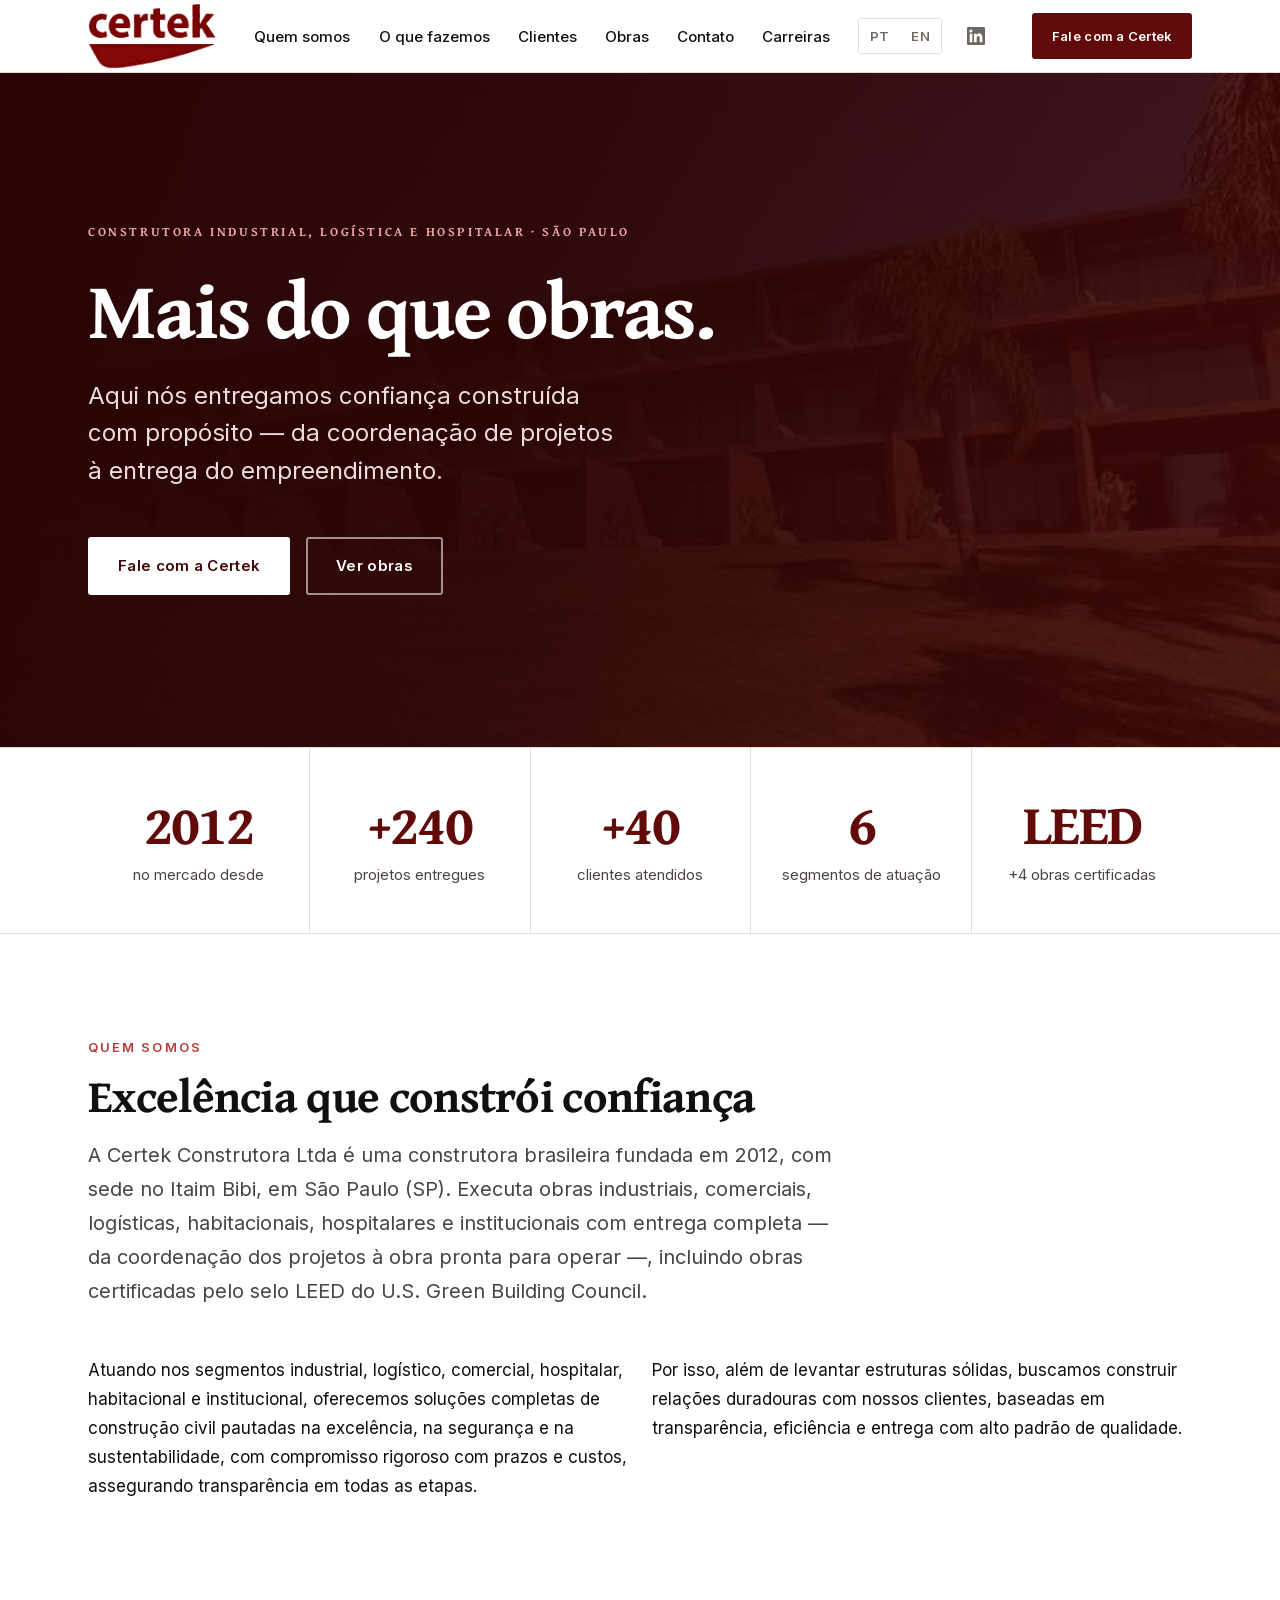
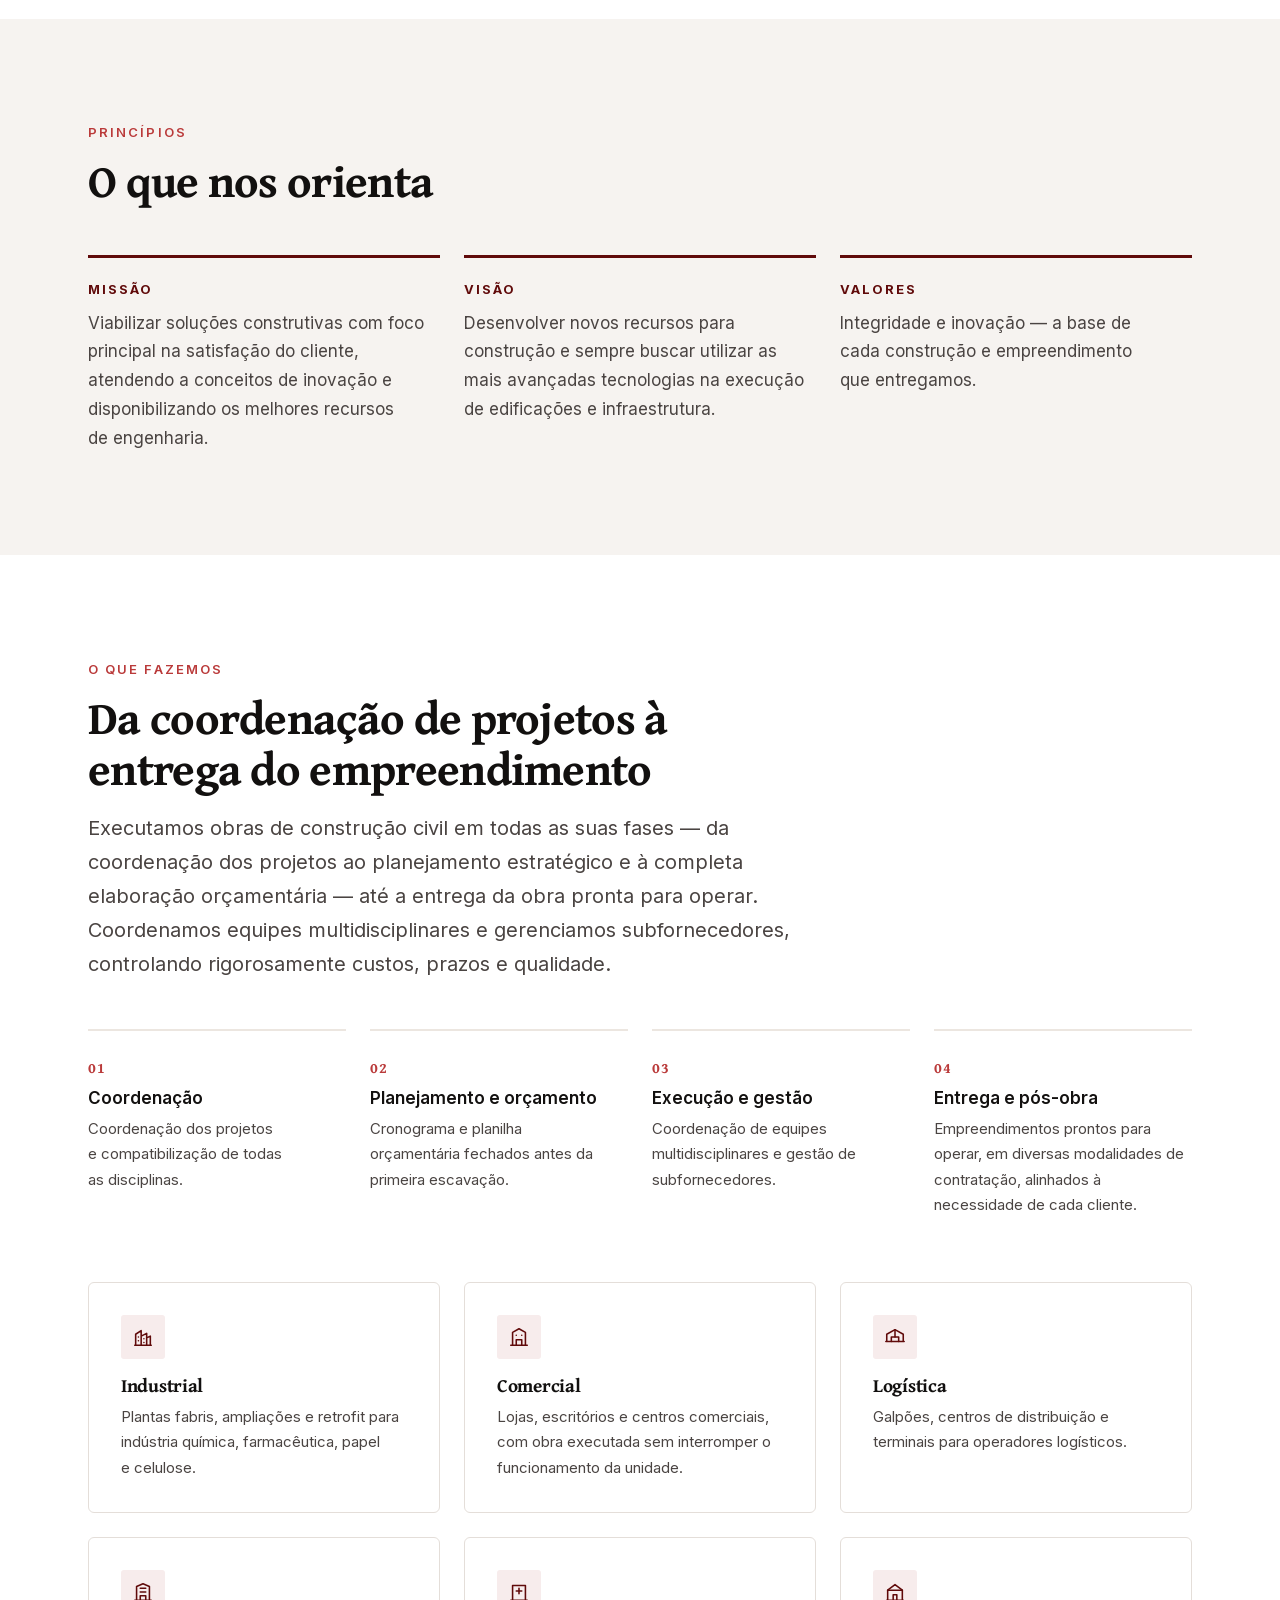
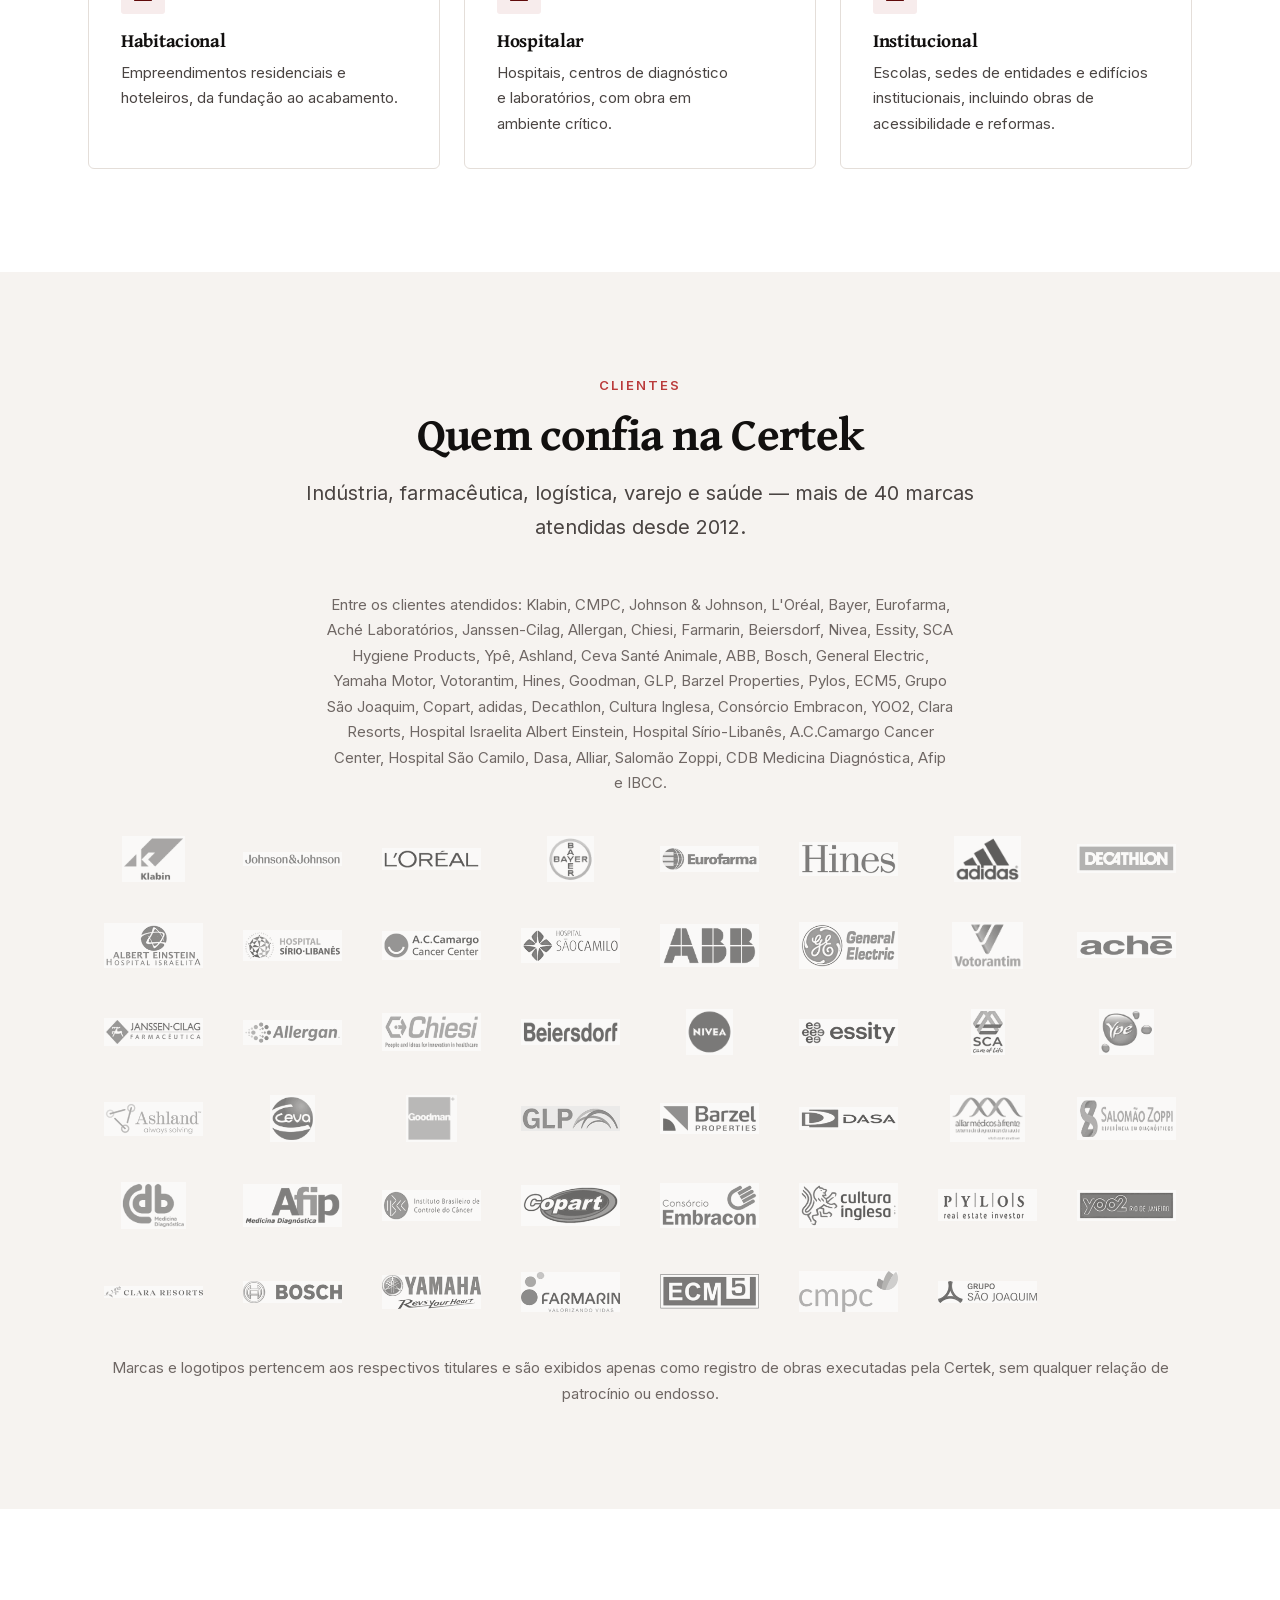
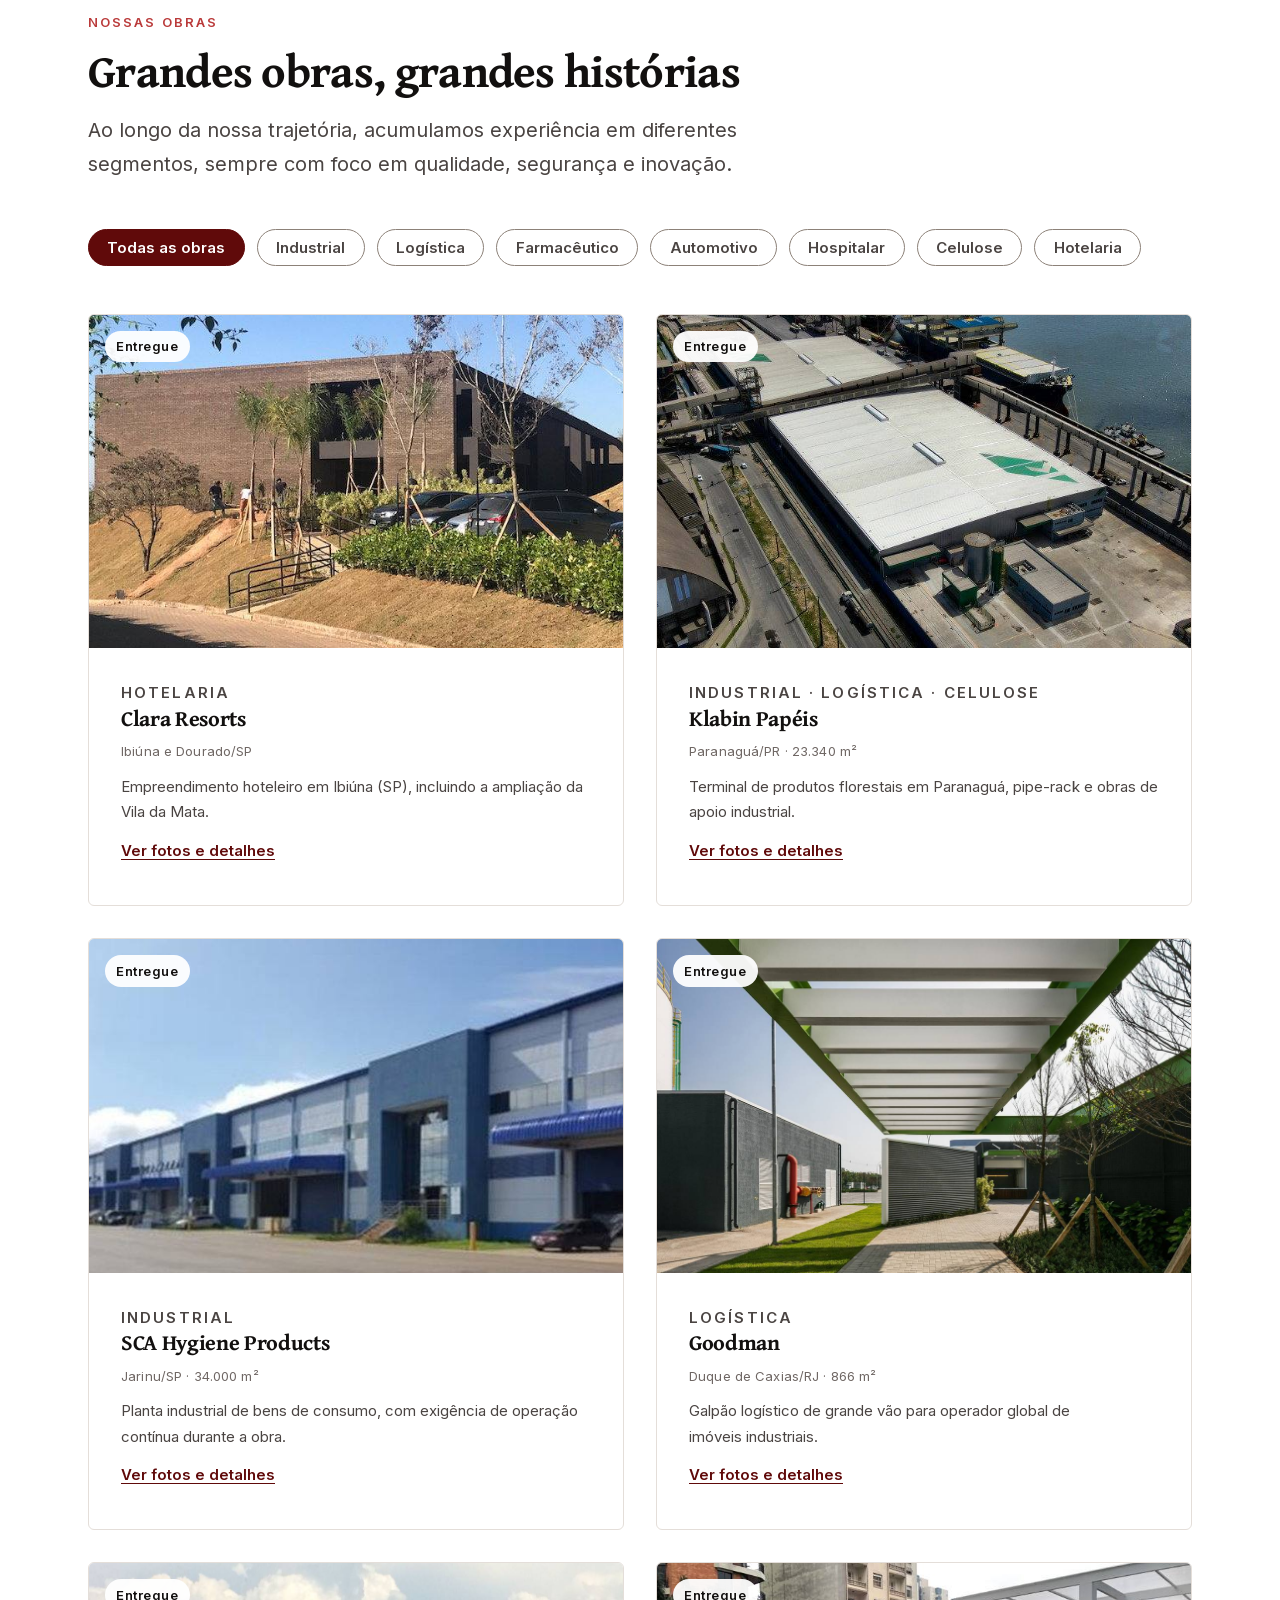
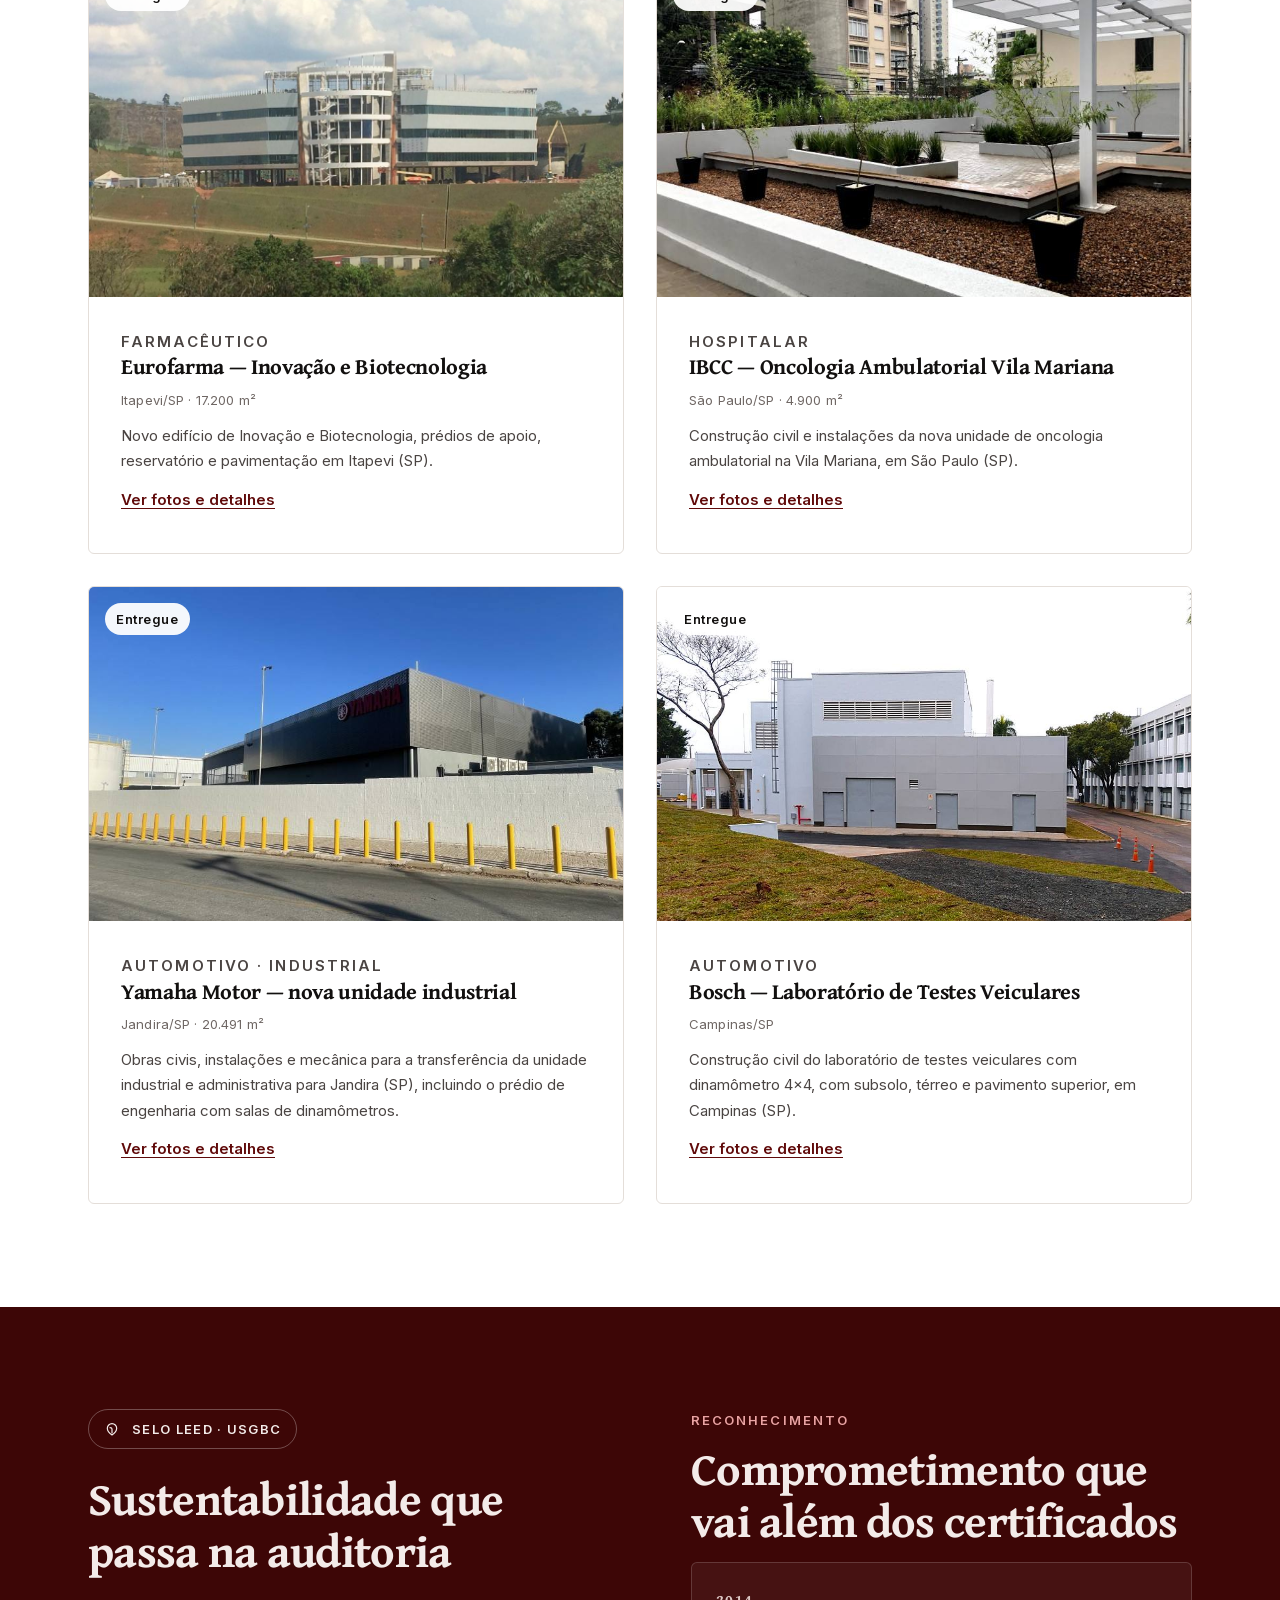
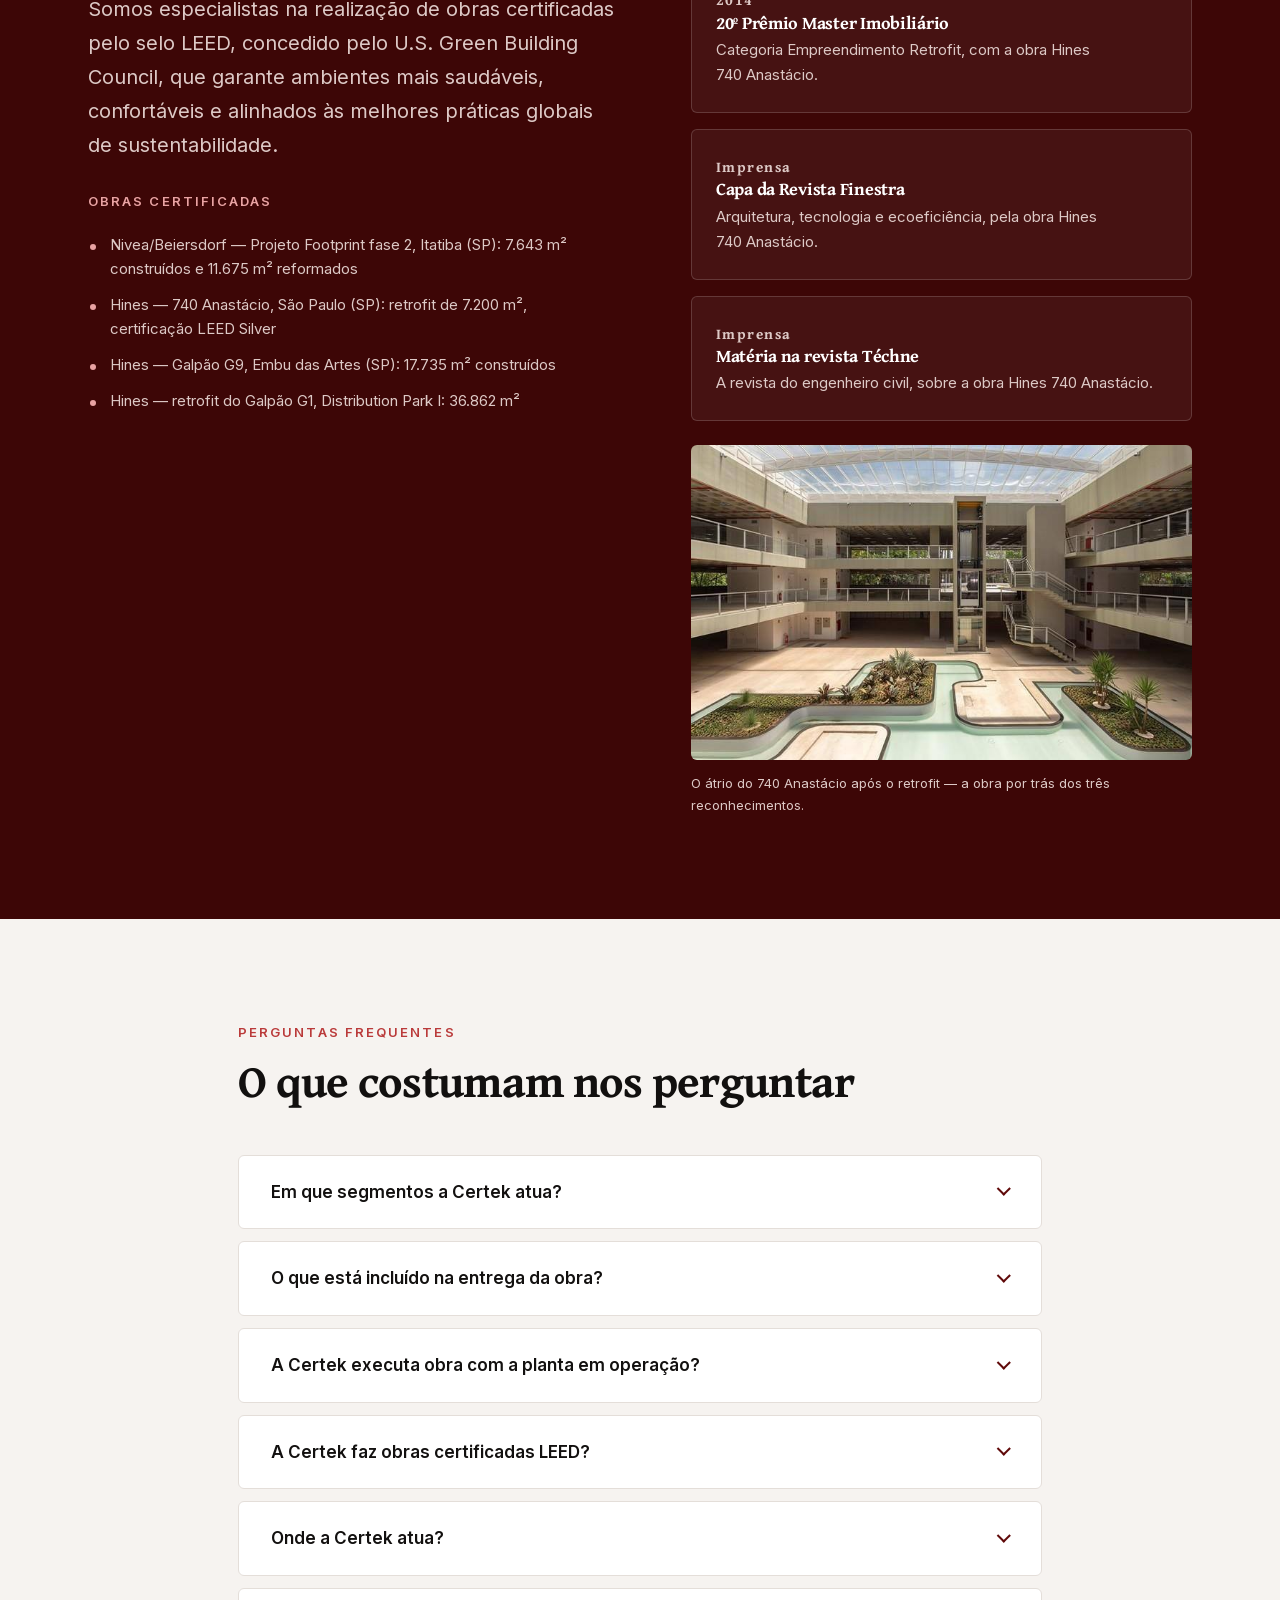
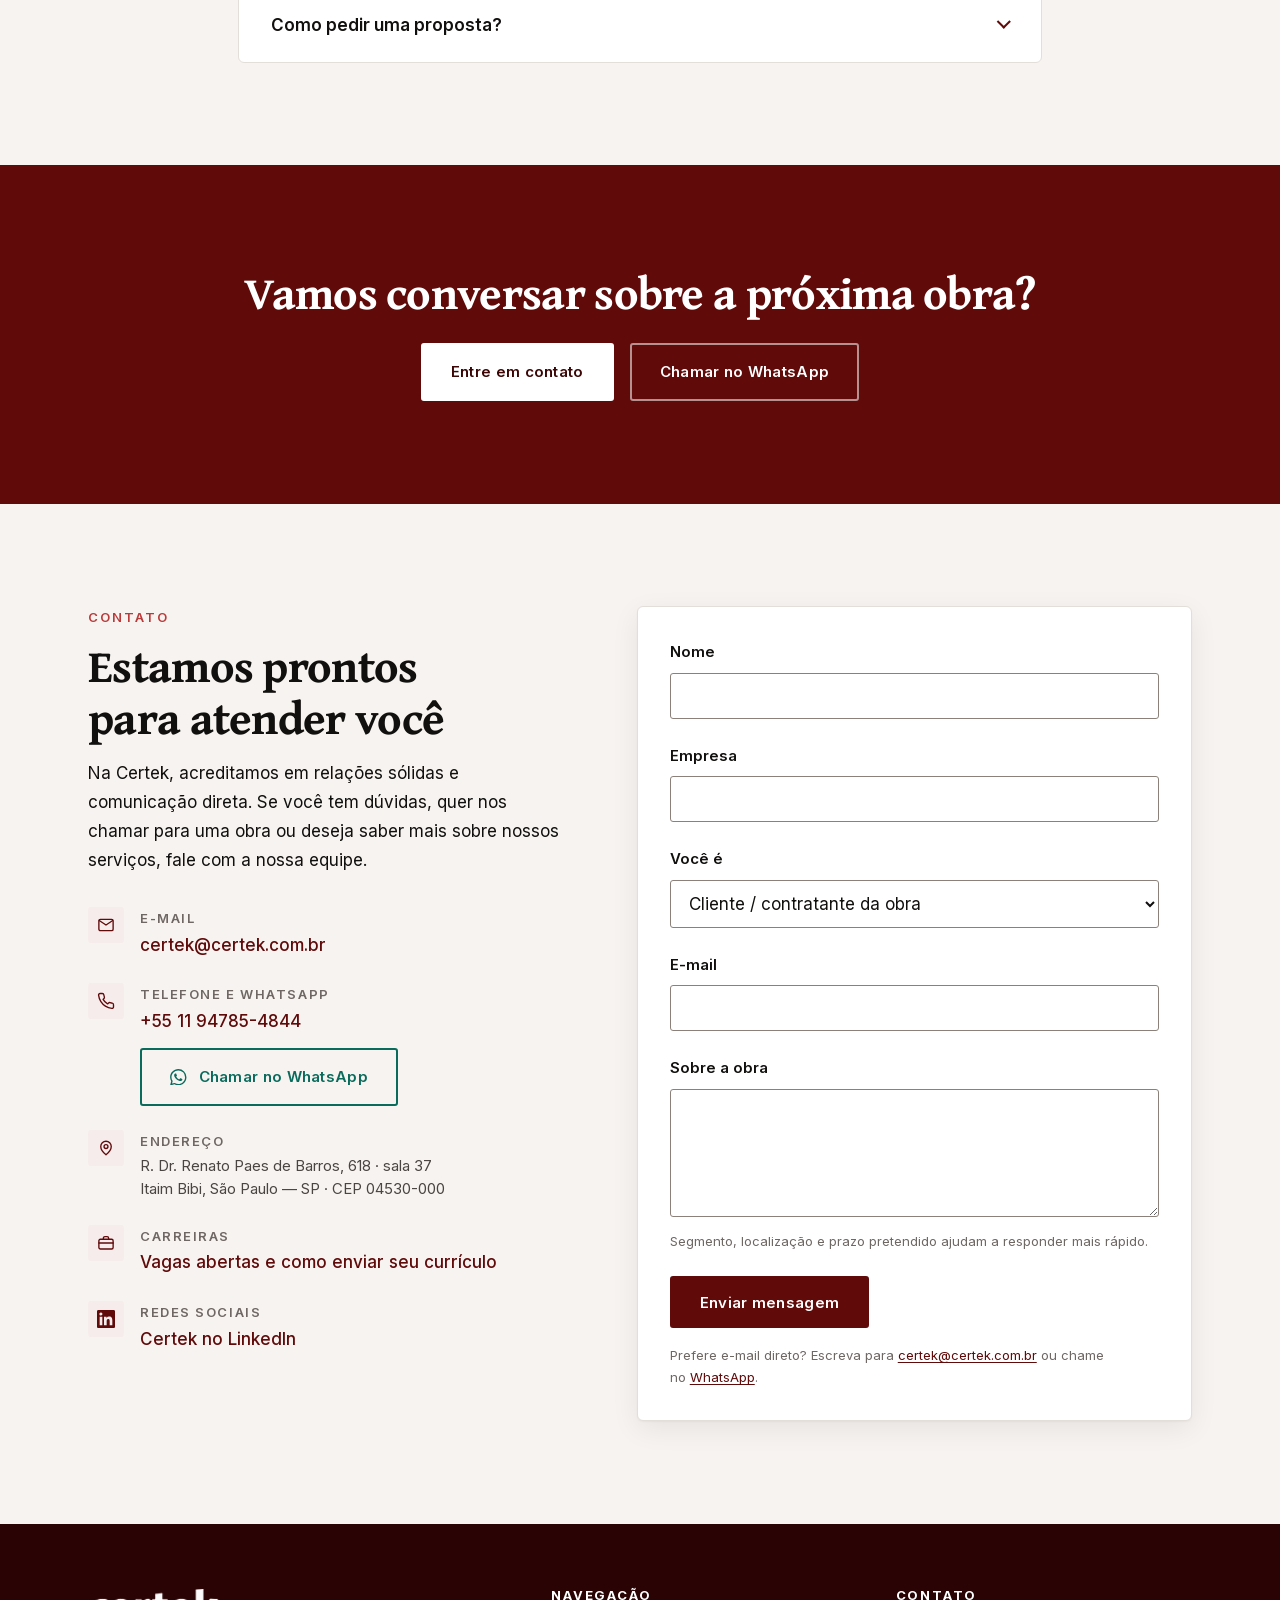
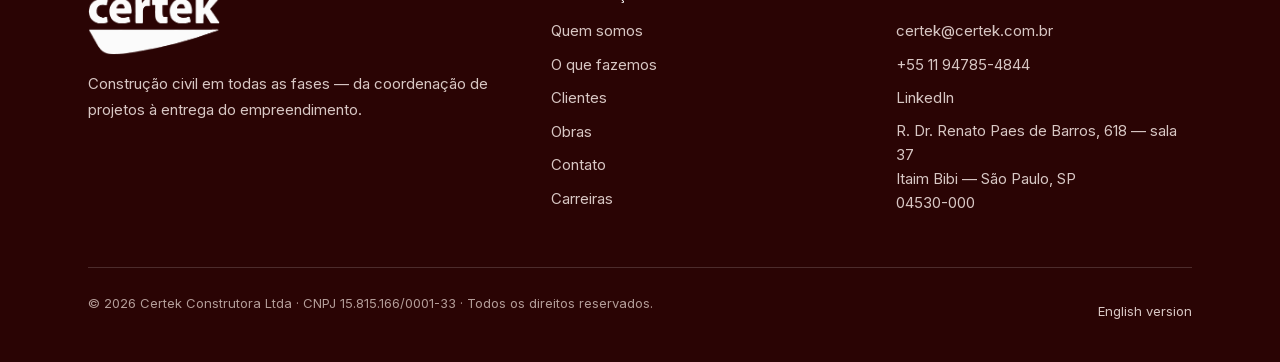
<file: index.html>
<!DOCTYPE html>
<html lang="pt-BR">
<head>
<meta charset="utf-8">
<meta name="viewport" content="width=device-width, initial-scale=1">

<title>Construtora industrial, logística e hospitalar em São Paulo | Certek</title>
<meta name="description" content="Construtora em São Paulo desde 2012: obras industriais, logísticas, hospitalares e comerciais, da coordenação de projetos à entrega do empreendimento, com selo LEED.">

<link rel="canonical" href="https://breno-helf.github.io/certek-landing/">
<link rel="alternate" hreflang="pt-BR" href="https://breno-helf.github.io/certek-landing/">
<link rel="alternate" hreflang="en" href="https://breno-helf.github.io/certek-landing/en/">
<link rel="alternate" hreflang="x-default" href="https://breno-helf.github.io/certek-landing/">

<meta property="og:type" content="website">
<meta property="og:site_name" content="Certek Construtora">
<meta property="og:locale" content="pt_BR">
<meta property="og:locale:alternate" content="en_US">
<meta property="og:url" content="https://breno-helf.github.io/certek-landing/">
<meta property="og:title" content="Certek Construtora — Mais do que obras">
<meta property="og:description" content="Da coordenação de projetos à entrega do empreendimento. Obras industriais, logísticas, hospitalares e comerciais para Klabin, Eurofarma, Johnson &amp; Johnson, Hines, Albert Einstein e outros.">
<meta property="og:image" content="https://breno-helf.github.io/certek-landing/assets/img/og-certek.jpg">
<meta property="og:image:width" content="1200">
<meta property="og:image:height" content="630">
<meta property="og:image:alt" content="Certek Construtora — obras industriais, logísticas e hospitalares em São Paulo">
<meta name="twitter:card" content="summary_large_image">

<link rel="icon" href="assets/img/favicon-32.png" sizes="32x32" type="image/png">
<link rel="icon" href="assets/img/favicon-512.png" sizes="512x512" type="image/png">
<link rel="apple-touch-icon" href="assets/img/apple-touch-icon.png">
<meta name="theme-color" content="#600a0a">

<link rel="preload" href="assets/fonts/gentium-700-latin.woff2" as="font" type="font/woff2" crossorigin>
<link rel="preload" href="assets/fonts/inter-latin.woff2" as="font" type="font/woff2" crossorigin>
<!-- imagem do herói: vive em background-image (site.css, .hero__media) e o
     preload scanner não a enxerga. Se trocar lá, trocar aqui também. -->
<link rel="preload" as="image" href="assets/img/obras/clara-resorts-1.jpg" fetchpriority="high">
<link rel="stylesheet" href="assets/css/fonts.css">
<link rel="stylesheet" href="assets/css/site.css">

<noscript><style>
@media (max-width: 900px) {
  .nav[hidden] { display: flex; position: static; box-shadow: none; padding-inline: 0; }
  .nav-toggle { display: none; }
}
</style></noscript>
<script type="application/ld+json">
{
  "@context": "https://schema.org",
  "@graph": [
    {
      "@type": [
        "GeneralContractor",
        "Organization"
      ],
      "@id": "https://breno-helf.github.io/certek-landing/#org",
      "name": "Certek Construtora",
      "legalName": "Certek Construtora Ltda",
      "url": "https://breno-helf.github.io/certek-landing/",
      "logo": {
        "@type": "ImageObject",
        "@id": "https://breno-helf.github.io/certek-landing/#logo",
        "url": "https://breno-helf.github.io/certek-landing/assets/img/logo-certek.png",
        "width": 288,
        "height": 147
      },
      "image": {
        "@id": "https://breno-helf.github.io/certek-landing/#logo"
      },
      "email": "certek@certek.com.br",
      "telephone": "+55-11-94785-4844",
      "taxID": "15.815.166/0001-33",
      "identifier": {
        "@type": "PropertyValue",
        "propertyID": "CNPJ",
        "value": "15.815.166/0001-33"
      },
      "foundingDate": "2012-05-18",
      "sameAs": [
        "https://www.linkedin.com/company/certek-construtora/"
      ],
      "address": {
        "@type": "PostalAddress",
        "streetAddress": "R. Dr. Renato Paes de Barros, 618 - sala 37",
        "addressLocality": "São Paulo",
        "addressRegion": "SP",
        "postalCode": "04530-000",
        "addressCountry": "BR"
      },
      "contactPoint": [
        {
          "@type": "ContactPoint",
          "contactType": "sales",
          "email": "certek@certek.com.br",
          "telephone": "+55-11-94785-4844",
          "availableLanguage": [
            "pt-BR",
            "en"
          ]
        }
      ],
      "areaServed": {
        "@type": "Country",
        "name": "Brasil"
      },
      "award": "20º Prêmio Master Imobiliário (2014) — Empreendimento Retrofit",
      "knowsAbout": [
        "Construção industrial",
        "Construção comercial",
        "Construção logística",
        "Construção habitacional",
        "Construção hospitalar",
        "Construção institucional",
        "Retrofit",
        "Obra entregue pronta para operar",
        "Obras certificadas LEED"
      ],
      "hasOfferCatalog": {
        "@type": "OfferCatalog",
        "name": "Certek Construtora — construtora em São Paulo",
        "itemListElement": [
          {
            "@type": "Offer",
            "itemOffered": {
              "@type": "Service",
              "name": "Construção industrial"
            }
          },
          {
            "@type": "Offer",
            "itemOffered": {
              "@type": "Service",
              "name": "Construção comercial"
            }
          },
          {
            "@type": "Offer",
            "itemOffered": {
              "@type": "Service",
              "name": "Construção logística"
            }
          },
          {
            "@type": "Offer",
            "itemOffered": {
              "@type": "Service",
              "name": "Construção habitacional"
            }
          },
          {
            "@type": "Offer",
            "itemOffered": {
              "@type": "Service",
              "name": "Construção hospitalar"
            }
          },
          {
            "@type": "Offer",
            "itemOffered": {
              "@type": "Service",
              "name": "Construção institucional"
            }
          },
          {
            "@type": "Offer",
            "itemOffered": {
              "@type": "Service",
              "name": "Retrofit"
            }
          },
          {
            "@type": "Offer",
            "itemOffered": {
              "@type": "Service",
              "name": "Obra completa entregue pronta para operar"
            }
          },
          {
            "@type": "Offer",
            "itemOffered": {
              "@type": "Service",
              "name": "Obras certificadas LEED"
            }
          }
        ]
      }
    },
    {
      "@type": "WebSite",
      "@id": "https://breno-helf.github.io/certek-landing/#site",
      "url": "https://breno-helf.github.io/certek-landing/",
      "name": "Certek Construtora",
      "publisher": {
        "@id": "https://breno-helf.github.io/certek-landing/#org"
      },
      "inLanguage": [
        "pt-BR",
        "en"
      ]
    },
    {
      "@type": "WebPage",
      "@id": "https://breno-helf.github.io/certek-landing/#page",
      "url": "https://breno-helf.github.io/certek-landing/",
      "name": "Certek Construtora — construtora em São Paulo",
      "description": "Construtora em São Paulo desde 2012: obras industriais, logísticas, hospitalares e comerciais, da coordenação de projetos à entrega do empreendimento, com selo LEED.",
      "isPartOf": {
        "@id": "https://breno-helf.github.io/certek-landing/#site"
      },
      "about": {
        "@id": "https://breno-helf.github.io/certek-landing/#org"
      },
      "inLanguage": "pt-BR",
      "primaryImageOfPage": {
        "@id": "https://breno-helf.github.io/certek-landing/#logo"
      }
    }
  ]
}
</script>
</head>

<body>
<a class="skip-link" href="#main" data-i18n="skip">Pular para o conteúdo</a>

<header class="site-header">
  <div class="container site-header__inner">
    <a class="brand" href="./" aria-label="Certek Construtora — início">
      <img src="assets/img/logo-certek.png" alt="Certek Construtora" width="288" height="147">
    </a>

    <a class="btn btn--primary site-header__cta" href="#contato" data-i18n="nav.cta">Fale com a Certek</a>

    <button class="nav-toggle" type="button" aria-expanded="false" aria-controls="nav">
      <span></span>
      <span class="visually-hidden" data-i18n="nav.toggle">Abrir menu</span>
    </button>

    <nav class="nav" id="nav" hidden aria-label="Principal">
      <ul class="nav__list">
        <li><a class="nav__link" href="#empresa" data-i18n="nav.about">Quem somos</a></li>
        <li><a class="nav__link" href="#servicos" data-i18n="nav.services">O que fazemos</a></li>
        <li><a class="nav__link" href="#clientes" data-i18n="nav.clients">Clientes</a></li>
        <li><a class="nav__link" href="#obras" data-i18n="nav.works">Obras</a></li>
        <li><a class="nav__link" href="#contato" data-i18n="nav.contact">Contato</a></li>
        <li><a class="nav__link" href="carreiras/" data-i18n="nav.careers">Carreiras</a></li>
      </ul>
      <div class="nav__aside">
        <div class="lang">
          <a class="lang__item" href="./" aria-current="page" lang="pt-BR" hreflang="pt-BR">PT</a>
          <a class="lang__item" href="en/" lang="en" hreflang="en">EN</a>
        </div>
        <a class="social" href="https://www.linkedin.com/company/certek-construtora/" target="_blank" rel="noopener">
          <svg viewBox="0 0 24 24" fill="currentColor" aria-hidden="true"><path d="M20.45 20.45h-3.56v-5.57c0-1.33-.02-3.04-1.85-3.04-1.86 0-2.14 1.45-2.14 2.94v5.67H9.35V9h3.41v1.56h.05a3.74 3.74 0 0 1 3.37-1.85c3.6 0 4.27 2.37 4.27 5.46v6.28zM5.34 7.43a2.07 2.07 0 1 1 0-4.13 2.07 2.07 0 0 1 0 4.13zM7.12 20.45H3.55V9h3.57v11.45zM22.22 0H1.77C.79 0 0 .77 0 1.72v20.56C0 23.23.79 24 1.77 24h20.45c.98 0 1.78-.77 1.78-1.72V1.72C24 .77 23.2 0 22.22 0z"/></svg>
          <span class="visually-hidden" data-i18n="social.linkedin">Certek no LinkedIn</span>
        </a>
      </div>
    </nav>
  </div>
</header>

<main id="main" tabindex="-1">

  <!-- 1 · Herói ------------------------------------------------------------ -->
  <section class="hero">
    <div class="hero__media" role="presentation"></div>
    <div class="container">
      <div class="hero__inner">
        <h1 class="hero__title">
          <span class="hero__eyebrow" data-i18n="hero.eyebrow">Construtora industrial, logística e hospitalar · São Paulo</span>
          <span data-i18n="hero.title">Mais do que obras.</span>
        </h1>
        <p class="hero__lead" data-i18n="hero.lead">
          Aqui nós entregamos confiança construída com propósito — da
          coordenação de projetos à entrega do empreendimento.
        </p>
        <div class="hero__actions">
          <a class="btn btn--light" href="#contato" data-i18n="hero.cta1">Fale com a Certek</a>
          <a class="btn btn--on-dark" href="#obras" data-i18n="hero.cta2">Ver obras</a>
        </div>
      </div>
    </div>
  </section>

  <!-- 2 · Números ---------------------------------------------------------- -->
  <section class="stats" aria-label="Certek em números">
    <div class="container">
      <div class="stats__grid">
        <div class="stat">
          <span class="stat__value">2012</span>
          <span class="stat__label" data-i18n="stats.since">no mercado desde</span>
        </div>
        <div class="stat">
          <span class="stat__value">+240</span>
          <span class="stat__label" data-i18n="stats.projects">projetos entregues</span>
        </div>
        <div class="stat">
          <span class="stat__value">+40</span>
          <span class="stat__label" data-i18n="stats.clients">clientes atendidos</span>
        </div>
        <div class="stat">
          <span class="stat__value">6</span>
          <span class="stat__label" data-i18n="stats.sectors">segmentos de atuação</span>
        </div>
        <div class="stat">
          <span class="stat__value">LEED</span>
          <span class="stat__label" data-i18n="stats.leed">+4 obras certificadas</span>
        </div>
      </div>
    </div>
  </section>

  <!-- 3 · Quem somos ------------------------------------------------------- -->
  <section class="section" id="empresa">
    <div class="container">
      <div class="section__head">
        <p class="section__eyebrow" data-i18n="about.eyebrow">Quem somos</p>
        <h2 class="section__title" data-i18n="about.title">Excelência que constrói confiança</h2>
        <p class="section__lead" data-i18n="about.lead">
          A Certek Construtora Ltda é uma construtora brasileira fundada em 2012,
          com sede no Itaim Bibi, em São Paulo (SP). Executa obras industriais,
          comerciais, logísticas, habitacionais, hospitalares e institucionais
          com entrega completa — da coordenação dos projetos à obra pronta para
          operar —, incluindo obras certificadas pelo selo LEED do U.S. Green
          Building Council.
        </p>
      </div>

      <div class="grid grid--2">
        <p data-reveal data-i18n="about.p1">
          Atuando nos segmentos industrial, logístico, comercial, hospitalar,
          habitacional e institucional, oferecemos soluções completas de construção civil
          pautadas na excelência, na segurança e na sustentabilidade, com
          compromisso rigoroso com prazos e custos, assegurando transparência em
          todas as etapas.
        </p>
        <p data-reveal data-i18n="about.p2">
          Por isso, além de levantar estruturas sólidas, buscamos construir
          relações duradouras com nossos clientes, baseadas em transparência,
          eficiência e entrega com alto padrão de qualidade.
        </p>
      </div>
    </div>
  </section>

  <!-- 4 · Missão, visão e valores ------------------------------------------ -->
  <section class="section section--sand" id="valores">
    <div class="container">
      <div class="section__head">
        <p class="section__eyebrow" data-i18n="values.eyebrow">Princípios</p>
        <h2 class="section__title" data-i18n="values.title">O que nos orienta</h2>
      </div>

      <div class="grid grid--3">
        <div class="pillar" data-reveal>
          <h3 data-i18n="values.mission.title">Missão</h3>
          <p data-i18n="values.mission.text">
            Viabilizar soluções construtivas com foco principal na satisfação do
            cliente, atendendo a conceitos de inovação e disponibilizando os
            melhores recursos de engenharia.
          </p>
        </div>
        <div class="pillar" data-reveal>
          <h3 data-i18n="values.vision.title">Visão</h3>
          <p data-i18n="values.vision.text">
            Desenvolver novos recursos para construção e sempre buscar utilizar
            as mais avançadas tecnologias na execução de edificações e
            infraestrutura.
          </p>
        </div>
        <div class="pillar" data-reveal>
          <h3 data-i18n="values.values.title">Valores</h3>
          <p data-i18n="values.values.text">
            Integridade e inovação — a base de cada construção e empreendimento
            que entregamos.
          </p>
        </div>
      </div>
    </div>
  </section>

  <!-- 5 · O que fazemos ---------------------------------------------------- -->
  <section class="section" id="servicos">
    <div class="container">
      <div class="section__head">
        <p class="section__eyebrow" data-i18n="services.eyebrow">O que fazemos</p>
        <h2 class="section__title" data-i18n="services.title">Da coordenação de projetos à entrega do empreendimento</h2>
        <p class="section__lead" data-i18n="services.lead">
          Executamos obras de construção civil em todas as suas fases — da
          coordenação dos projetos ao planejamento estratégico e à completa
          elaboração orçamentária — até a entrega da obra pronta para operar.
          Coordenamos equipes multidisciplinares e gerenciamos subfornecedores,
          controlando rigorosamente custos, prazos e qualidade.
        </p>
      </div>

      <ol class="process">
        <li class="process__step" data-reveal>
          <h3 data-i18n="process.1.title">Coordenação</h3>
          <p data-i18n="process.1.text">Coordenação dos projetos e compatibilização de todas as disciplinas.</p>
        </li>
        <li class="process__step" data-reveal>
          <h3 data-i18n="process.2.title">Planejamento e orçamento</h3>
          <p data-i18n="process.2.text">Cronograma e planilha orçamentária fechados antes da primeira escavação.</p>
        </li>
        <li class="process__step" data-reveal>
          <h3 data-i18n="process.3.title">Execução e gestão</h3>
          <p data-i18n="process.3.text">Coordenação de equipes multidisciplinares e gestão de subfornecedores.</p>
        </li>
        <li class="process__step" data-reveal>
          <h3 data-i18n="process.4.title">Entrega e pós-obra</h3>
          <p data-i18n="process.4.text">Empreendimentos prontos para operar, em diversas modalidades de contratação, alinhados à necessidade de cada cliente.</p>
        </li>
      </ol>

      <div class="segments grid grid--3">
        <article class="segment" data-reveal>
          <div class="segment__icon" aria-hidden="true">
            <svg viewBox="0 0 24 24" fill="none" stroke="currentColor" stroke-width="1.7" stroke-linecap="round" stroke-linejoin="round"><path d="M3 21h18M4 21V9l6-4v16M10 21V11l6-3v13M16 21v-8l4-2v10"/><path d="M7 12h.01M7 16h.01M13 14h.01M13 18h.01"/></svg>
          </div>
          <h3 data-i18n="segment.industrial.title">Industrial</h3>
          <p data-i18n="segment.industrial.text">Plantas fabris, ampliações e retrofit para indústria química, farmacêutica, papel e celulose.</p>
        </article>

        <article class="segment" data-reveal>
          <div class="segment__icon" aria-hidden="true">
            <svg viewBox="0 0 24 24" fill="none" stroke="currentColor" stroke-width="1.7" stroke-linecap="round" stroke-linejoin="round"><path d="M3 21h18M5 21V7l7-4 7 4v14"/><path d="M9 21v-6h6v6"/><path d="M9 10h.01M15 10h.01"/></svg>
          </div>
          <h3 data-i18n="segment.comercial.title">Comercial</h3>
          <p data-i18n="segment.comercial.text">Lojas, escritórios e centros comerciais, com obra executada sem interromper o funcionamento da unidade.</p>
        </article>

        <article class="segment" data-reveal>
          <div class="segment__icon" aria-hidden="true">
            <svg viewBox="0 0 24 24" fill="none" stroke="currentColor" stroke-width="1.7" stroke-linecap="round" stroke-linejoin="round"><path d="M2 17h20M3 17V9l9-5 9 5v8"/><path d="M8 17v-5h8v5"/><path d="M12 4v8"/></svg>
          </div>
          <h3 data-i18n="segment.logistica.title">Logística</h3>
          <p data-i18n="segment.logistica.text">Galpões, centros de distribuição e terminais para operadores logísticos.</p>
        </article>

        <article class="segment" data-reveal>
          <div class="segment__icon" aria-hidden="true">
            <svg viewBox="0 0 24 24" fill="none" stroke="currentColor" stroke-width="1.7" stroke-linecap="round" stroke-linejoin="round"><path d="M3 21h18M5 21V6l7-3 7 3v15"/><path d="M9 21v-5h6v5"/><path d="M9 8h6M9 12h6"/></svg>
          </div>
          <h3 data-i18n="segment.habitacional.title">Habitacional</h3>
          <p data-i18n="segment.habitacional.text">Empreendimentos residenciais e hoteleiros, da fundação ao acabamento.</p>
        </article>

        <article class="segment" data-reveal>
          <div class="segment__icon" aria-hidden="true">
            <svg viewBox="0 0 24 24" fill="none" stroke="currentColor" stroke-width="1.7" stroke-linecap="round" stroke-linejoin="round"><path d="M3 21h18M5 21V5h14v16"/><path d="M12 8v6M9 11h6"/></svg>
          </div>
          <h3 data-i18n="segment.hospitalar.title">Hospitalar</h3>
          <p data-i18n="segment.hospitalar.text">Hospitais, centros de diagnóstico e laboratórios, com obra em ambiente crítico.</p>
        </article>

        <article class="segment" data-reveal>
          <div class="segment__icon" aria-hidden="true">
            <svg viewBox="0 0 24 24" fill="none" stroke="currentColor" stroke-width="1.7" stroke-linecap="round" stroke-linejoin="round"><path d="M3 21h18M4 21V10l8-6 8 6v11"/><path d="M4 10h16"/><path d="M10 21v-6h4v6"/></svg>
          </div>
          <h3 data-i18n="segment.institucional.title">Institucional</h3>
          <p data-i18n="segment.institucional.text">Escolas, sedes de entidades e edifícios institucionais, incluindo obras de acessibilidade e reformas.</p>
        </article>
      </div>
    </div>
  </section>

  <!-- 6 · Clientes --------------------------------------------------------- -->
  <section class="section section--sand" id="clientes">
    <div class="container">
      <div class="section__head section__head--center">
        <p class="section__eyebrow" data-i18n="clients.eyebrow">Clientes</p>
        <h2 class="section__title" data-i18n="clients.title">Quem confia na Certek</h2>
        <p class="section__lead" data-i18n="clients.lead">
          Indústria, farmacêutica, logística, varejo e saúde — mais de 40 marcas
          atendidas desde 2012.
        </p>
      </div>

      <p class="clients__roster" data-i18n="clients.roster">Entre os clientes atendidos: Klabin, CMPC, Johnson &amp; Johnson, L'Oréal, Bayer, Eurofarma, Aché Laboratórios, Janssen-Cilag, Allergan, Chiesi, Farmarin, Beiersdorf, Nivea, Essity, SCA Hygiene Products, Ypê, Ashland, Ceva Santé Animale, ABB, Bosch, General Electric, Yamaha Motor, Votorantim, Hines, Goodman, GLP, Barzel Properties, Pylos, ECM5, Grupo São Joaquim, Copart, adidas, Decathlon, Cultura Inglesa, Consórcio Embracon, YOO2, Clara Resorts, Hospital Israelita Albert Einstein, Hospital Sírio-Libanês, A.C.Camargo Cancer Center, Hospital São Camilo, Dasa, Alliar, Salomão Zoppi, CDB Medicina Diagnóstica, Afip e IBCC.</p>

      <div class="clients__grid">
        <div class="client"><img src="assets/img/clientes/logos/klabin.png" alt="Klabin" loading="lazy" decoding="async" width="175" height="128"></div>
        <div class="client"><img src="assets/img/clientes/logos/johnson-johnson.png" alt="Johnson &amp; Johnson" loading="lazy" decoding="async" width="190" height="26"></div>
        <div class="client"><img src="assets/img/clientes/logos/loreal.png" alt="L'Oréal" loading="lazy" decoding="async" width="190" height="43"></div>
        <div class="client"><img src="assets/img/clientes/logos/bayer.png" alt="Bayer" loading="lazy" decoding="async" width="121" height="121"></div>
        <div class="client"><img src="assets/img/clientes/logos/eurofarma.png" alt="Eurofarma" loading="lazy" decoding="async" width="190" height="51"></div>
        <div class="client"><img src="assets/img/clientes/logos/hines.png" alt="Hines" loading="lazy" decoding="async" width="190" height="65"></div>
        <div class="client"><img src="assets/img/clientes/logos/adidas.png" alt="adidas" loading="lazy" decoding="async" width="163" height="114"></div>
        <div class="client"><img src="assets/img/clientes/logos/decathlon.png" alt="Decathlon" loading="lazy" decoding="async" width="190" height="56"></div>
        <div class="client"><img src="assets/img/clientes/logos/albert-einstein.png" alt="Hospital Israelita Albert Einstein" loading="lazy" decoding="async" width="190" height="86"></div>
        <div class="client"><img src="assets/img/clientes/logos/sirio-libanes.png" alt="Hospital Sírio-Libanês" loading="lazy" decoding="async" width="190" height="59"></div>
        <div class="client"><img src="assets/img/clientes/logos/ac-camargo.png" alt="A.C.Camargo Cancer Center" loading="lazy" decoding="async" width="190" height="56"></div>
        <div class="client"><img src="assets/img/clientes/logos/sao-camilo.png" alt="Hospital São Camilo" loading="lazy" decoding="async" width="190" height="69"></div>
        <div class="client"><img src="assets/img/clientes/logos/abb.png" alt="ABB" loading="lazy" decoding="async" width="158" height="69"></div>
        <div class="client"><img src="assets/img/clientes/logos/general-electric.png" alt="General Electric" loading="lazy" decoding="async" width="190" height="90"></div>
        <div class="client"><img src="assets/img/clientes/logos/votorantim.png" alt="Votorantim" loading="lazy" decoding="async" width="175" height="116"></div>
        <div class="client"><img src="assets/img/clientes/logos/ache.png" alt="Aché Laboratórios" loading="lazy" decoding="async" width="179" height="47"></div>
        <div class="client"><img src="assets/img/clientes/logos/janssen-cilag.png" alt="Janssen-Cilag" loading="lazy" decoding="async" width="190" height="54"></div>
        <div class="client"><img src="assets/img/clientes/logos/allergan.png" alt="Allergan" loading="lazy" decoding="async" width="190" height="48"></div>
        <div class="client"><img src="assets/img/clientes/logos/chiesi.png" alt="Chiesi" loading="lazy" decoding="async" width="190" height="73"></div>
        <div class="client"><img src="assets/img/clientes/logos/beiersdorf.png" alt="Beiersdorf" loading="lazy" decoding="async" width="190" height="51"></div>
        <div class="client"><img src="assets/img/clientes/logos/nivea.png" alt="Nivea" loading="lazy" decoding="async" width="115" height="115"></div>
        <div class="client"><img src="assets/img/clientes/logos/essity.png" alt="Essity" loading="lazy" decoding="async" width="190" height="52"></div>
        <div class="client"><img src="assets/img/clientes/logos/sca.png" alt="SCA Hygiene Products" loading="lazy" decoding="async" width="108" height="148"></div>
        <div class="client"><img src="assets/img/clientes/logos/ype.png" alt="Ypê" loading="lazy" decoding="async" width="158" height="133"></div>
        <div class="client"><img src="assets/img/clientes/logos/ashland.png" alt="Ashland" loading="lazy" decoding="async" width="190" height="65"></div>
        <div class="client"><img src="assets/img/clientes/logos/ceva.png" alt="Ceva Santé Animale" loading="lazy" decoding="async" width="144" height="149"></div>
        <div class="client"><img src="assets/img/clientes/logos/goodman.png" alt="Goodman" loading="lazy" decoding="async" width="139" height="125"></div>
        <div class="client"><img src="assets/img/clientes/logos/glp.png" alt="GLP" loading="lazy" decoding="async" width="190" height="48"></div>
        <div class="client"><img src="assets/img/clientes/logos/barzel.png" alt="Barzel Properties" loading="lazy" decoding="async" width="190" height="60"></div>
        <div class="client"><img src="assets/img/clientes/logos/dasa.png" alt="Dasa" loading="lazy" decoding="async" width="190" height="45"></div>
        <div class="client"><img src="assets/img/clientes/logos/alliar.png" alt="Alliar" loading="lazy" decoding="async" width="190" height="118"></div>
        <div class="client"><img src="assets/img/clientes/logos/salomao-zoppi.png" alt="Salomão Zoppi Diagnósticos" loading="lazy" decoding="async" width="189" height="83"></div>
        <div class="client"><img src="assets/img/clientes/logos/cdb.png" alt="CDB Medicina Diagnóstica" loading="lazy" decoding="async" width="190" height="135"></div>
        <div class="client"><img src="assets/img/clientes/logos/afip.png" alt="Afip Medicina Diagnóstica" loading="lazy" decoding="async" width="190" height="82"></div>
        <div class="client"><img src="assets/img/clientes/logos/ibcc.png" alt="Instituto Brasileiro de Controle do Câncer" loading="lazy" decoding="async" width="190" height="59"></div>
        <div class="client"><img src="assets/img/clientes/logos/copart.png" alt="Copart" loading="lazy" decoding="async" width="190" height="78"></div>
        <div class="client"><img src="assets/img/clientes/logos/embracon.png" alt="Consórcio Embracon" loading="lazy" decoding="async" width="190" height="87"></div>
        <div class="client"><img src="assets/img/clientes/logos/cultura-inglesa.png" alt="Cultura Inglesa" loading="lazy" decoding="async" width="190" height="87"></div>
        <div class="client"><img src="assets/img/clientes/logos/pylos.png" alt="Pylos Real Estate Investor" loading="lazy" decoding="async" width="190" height="61"></div>
        <div class="client"><img src="assets/img/clientes/logos/yoo2.png" alt="YOO2 Rio de Janeiro" loading="lazy" decoding="async" width="190" height="60"></div>
        <div class="client"><img src="assets/img/clientes/logos/clara-resorts.png" alt="Clara Resorts" loading="lazy" decoding="async" width="190" height="24"></div>
        <div class="client"><img src="assets/img/clientes/logos/bosch.png" alt="Bosch" loading="lazy" decoding="async" width="190" height="42"></div>
        <div class="client"><img src="assets/img/clientes/logos/yamaha.png" alt="Yamaha Motor" loading="lazy" decoding="async" width="190" height="66"></div>
        <div class="client"><img src="assets/img/clientes/logos/farmarin.png" alt="Farmarin" loading="lazy" decoding="async" width="190" height="77"></div>
        <div class="client"><img src="assets/img/clientes/logos/ecm5.png" alt="ECM5" loading="lazy" decoding="async" width="190" height="67"></div>
        <div class="client"><img src="assets/img/clientes/logos/cmpc.png" alt="CMPC" loading="lazy" decoding="async" width="190" height="79"></div>
        <div class="client"><img src="assets/img/clientes/logos/sao-joaquim.png" alt="Grupo São Joaquim" loading="lazy" decoding="async" width="190" height="43"></div>
      </div>

      <p class="clients__note" data-i18n="clients.note">
        Marcas e logotipos pertencem aos respectivos titulares e são exibidos
        apenas como registro de obras executadas pela Certek, sem qualquer relação
        de patrocínio ou endosso.
      </p>
    </div>
  </section>

  <!-- 7 · Obras ------------------------------------------------------------ -->
  <section class="section" id="obras">
    <div class="container">
      <div class="section__head">
        <p class="section__eyebrow" data-i18n="works.eyebrow">Nossas obras</p>
        <h2 class="section__title" data-i18n="works.title">Grandes obras, grandes histórias</h2>
        <p class="section__lead" data-i18n="works.lead">
          Ao longo da nossa trajetória, acumulamos experiência em diferentes
          segmentos, sempre com foco em qualidade, segurança e inovação.
        </p>
      </div>

      <!-- Filtro por segmento. Só aparece com JS (o atributo hidden sai no
           site.js); sem JS todas as obras ficam visíveis, nada se perde. -->
      <div class="works__filter" data-works-filter hidden>
        <button class="chip" type="button" data-filter="all" aria-pressed="true" data-i18n="works.filter.all">Todas as obras</button>
        <button class="chip" type="button" data-filter="industrial" aria-pressed="false" data-i18n="works.filter.industrial">Industrial</button>
        <button class="chip" type="button" data-filter="logistica" aria-pressed="false" data-i18n="works.filter.logistica">Logística</button>
        <button class="chip" type="button" data-filter="farmaceutico" aria-pressed="false" data-i18n="works.filter.farmaceutico">Farmacêutico</button>
        <button class="chip" type="button" data-filter="automotivo" aria-pressed="false" data-i18n="works.filter.automotivo">Automotivo</button>
        <button class="chip" type="button" data-filter="hospitalar" aria-pressed="false" data-i18n="works.filter.hospitalar">Hospitalar</button>
        <button class="chip" type="button" data-filter="celulose" aria-pressed="false" data-i18n="works.filter.celulose">Celulose</button>
        <button class="chip" type="button" data-filter="hotelaria" aria-pressed="false" data-i18n="works.filter.hotelaria">Hotelaria</button>
      </div>

      <div class="works">
        <article class="work" data-reveal data-segments="hotelaria" data-gallery="assets/img/obras/clara-resorts-2.jpg,assets/img/obras/clara-resorts-1.jpg,assets/img/obras/clara-resorts-3.jpg,assets/img/obras/clara-resorts-4.jpg">
          <figure class="work__figure">
            <img src="assets/img/obras/clara-resorts-2.jpg" alt="Área de lazer do Clara Resorts, entregue pela Certek" loading="lazy" decoding="async" width="640" height="480">
            <span class="work__status" data-i18n="works.status.done">Entregue</span>
          </figure>
          <div class="work__body">
            <p class="work__sector" data-i18n="works.clara.sector">Hotelaria</p>
            <h3 data-i18n="works.clara.title">Clara Resorts</h3>
            <p class="work__meta" data-i18n="works.clara.meta">Ibiúna e Dourado/SP</p>
            <p data-i18n="works.clara.text">Empreendimento hoteleiro em Ibiúna (SP), incluindo a ampliação da Vila da Mata.</p>
            <button class="work__more" type="button" data-work-more hidden data-i18n="works.more">Ver fotos e detalhes</button>
          </div>
        </article>

        <article class="work" data-reveal data-segments="industrial logistica celulose" data-gallery="assets/img/obras/klabin.jpg,assets/img/obras/klabin-2.jpg,assets/img/obras/klabin-3.jpg">
          <figure class="work__figure">
            <img src="assets/img/obras/klabin.jpg" alt="Terminal de produtos florestais da Klabin em Paranaguá" loading="lazy" decoding="async" width="768" height="432">
            <span class="work__status" data-i18n="works.status.done">Entregue</span>
          </figure>
          <div class="work__body">
            <p class="work__sector" data-i18n="works.klabin.sector">Industrial · Logística · Celulose</p>
            <h3 data-i18n="works.klabin.title">Klabin Papéis</h3>
            <p class="work__meta" data-i18n="works.klabin.meta">Paranaguá/PR · 23.340 m²</p>
            <p data-i18n="works.klabin.text">Terminal de produtos florestais em Paranaguá, pipe-rack e obras de apoio industrial.</p>
            <button class="work__more" type="button" data-work-more hidden data-i18n="works.more">Ver fotos e detalhes</button>
          </div>
        </article>

        <article class="work" data-reveal data-segments="industrial" data-gallery="assets/img/obras/sca-1.jpg,assets/img/obras/sca-2.jpg">
          <figure class="work__figure">
            <img src="assets/img/obras/sca-1.jpg" alt="Planta industrial da SCA Hygiene Products em operação" loading="lazy" decoding="async" width="630" height="408">
            <span class="work__status" data-i18n="works.status.done">Entregue</span>
          </figure>
          <div class="work__body">
            <p class="work__sector" data-i18n="works.sca.sector">Industrial</p>
            <h3 data-i18n="works.sca.title">SCA Hygiene Products</h3>
            <p class="work__meta" data-i18n="works.sca.meta">Jarinu/SP · 34.000 m²</p>
            <p data-i18n="works.sca.text">Planta industrial de bens de consumo, com exigência de operação contínua durante a obra.</p>
            <button class="work__more" type="button" data-work-more hidden data-i18n="works.more">Ver fotos e detalhes</button>
          </div>
        </article>

        <article class="work" data-reveal data-segments="logistica" data-gallery="assets/img/obras/goodman.jpg">
          <figure class="work__figure">
            <img src="assets/img/obras/goodman.jpg" alt="Galpão logístico Goodman de grande vão livre" loading="lazy" decoding="async" width="1080" height="740">
            <span class="work__status" data-i18n="works.status.done">Entregue</span>
          </figure>
          <div class="work__body">
            <p class="work__sector" data-i18n="works.goodman.sector">Logística</p>
            <h3 data-i18n="works.goodman.title">Goodman</h3>
            <p class="work__meta" data-i18n="works.goodman.meta">Duque de Caxias/RJ · 866 m²</p>
            <p data-i18n="works.goodman.text">Galpão logístico de grande vão para operador global de imóveis industriais.</p>
            <button class="work__more" type="button" data-work-more hidden data-i18n="works.more">Ver fotos e detalhes</button>
          </div>
        </article>

        <article class="work" data-reveal data-segments="farmaceutico" data-gallery="assets/img/obras/eurofarma-1.jpg,assets/img/obras/eurofarma-2.jpg,assets/img/obras/eurofarma-3.jpg">
          <figure class="work__figure">
            <img src="assets/img/obras/eurofarma-1.jpg" alt="Edifício de Inovação e Biotecnologia da Eurofarma, em Itapevi" loading="lazy" decoding="async" width="1080" height="810">
            <span class="work__status" data-i18n="works.status.done">Entregue</span>
          </figure>
          <div class="work__body">
            <p class="work__sector" data-i18n="works.eurofarma.sector">Farmacêutico</p>
            <h3 data-i18n="works.eurofarma.title">Eurofarma — Inovação e Biotecnologia</h3>
            <p class="work__meta" data-i18n="works.eurofarma.meta">Itapevi/SP · 17.200 m²</p>
            <p data-i18n="works.eurofarma.text">Novo edifício de Inovação e Biotecnologia, prédios de apoio, reservatório e pavimentação em Itapevi (SP).</p>
            <button class="work__more" type="button" data-work-more hidden data-i18n="works.more">Ver fotos e detalhes</button>
          </div>
        </article>

        <article class="work" data-reveal data-segments="hospitalar" data-gallery="assets/img/obras/ibcc-1.jpg,assets/img/obras/ibcc-2.jpg,assets/img/obras/ibcc-3.jpg">
          <figure class="work__figure">
            <img src="assets/img/obras/ibcc-1.jpg" alt="Terraço da nova unidade de oncologia ambulatorial do IBCC, na Vila Mariana" loading="lazy" decoding="async" width="768" height="576">
            <span class="work__status" data-i18n="works.status.done">Entregue</span>
          </figure>
          <div class="work__body">
            <p class="work__sector" data-i18n="works.ibcc.sector">Hospitalar</p>
            <h3 data-i18n="works.ibcc.title">IBCC — Oncologia Ambulatorial Vila Mariana</h3>
            <p class="work__meta" data-i18n="works.ibcc.meta">São Paulo/SP · 4.900 m²</p>
            <p data-i18n="works.ibcc.text">Construção civil e instalações da nova unidade de oncologia ambulatorial na Vila Mariana, em São Paulo (SP).</p>
            <button class="work__more" type="button" data-work-more hidden data-i18n="works.more">Ver fotos e detalhes</button>
          </div>
        </article>

        <article class="work" data-reveal data-segments="automotivo industrial" data-gallery="assets/img/obras/yamaha-1.jpg,assets/img/obras/yamaha-2.jpg,assets/img/obras/yamaha-3.jpg">
          <figure class="work__figure">
            <img src="assets/img/obras/yamaha-1.jpg" alt="Fachada da nova unidade industrial da Yamaha Motor, em Jandira" loading="lazy" decoding="async" width="1050" height="512">
            <span class="work__status" data-i18n="works.status.done">Entregue</span>
          </figure>
          <div class="work__body">
            <p class="work__sector" data-i18n="works.yamaha.sector">Automotivo · Industrial</p>
            <h3 data-i18n="works.yamaha.title">Yamaha Motor — nova unidade industrial</h3>
            <p class="work__meta" data-i18n="works.yamaha.meta">Jandira/SP · 20.491 m²</p>
            <p data-i18n="works.yamaha.text">Obras civis, instalações e mecânica para a transferência da unidade industrial e administrativa para Jandira (SP), incluindo o prédio de engenharia com salas de dinamômetros.</p>
            <button class="work__more" type="button" data-work-more hidden data-i18n="works.more">Ver fotos e detalhes</button>
          </div>
        </article>

        <article class="work" data-reveal data-segments="automotivo" data-gallery="assets/img/obras/bosch-teste-1.jpg,assets/img/obras/bosch-teste-2.jpg">
          <figure class="work__figure">
            <img src="assets/img/obras/bosch-teste-1.jpg" alt="Laboratório de testes veiculares da Bosch, em Campinas" loading="lazy" decoding="async" width="1080" height="625">
            <span class="work__status" data-i18n="works.status.done">Entregue</span>
          </figure>
          <div class="work__body">
            <p class="work__sector" data-i18n="works.bosch.sector">Automotivo</p>
            <h3 data-i18n="works.bosch.title">Bosch — Laboratório de Testes Veiculares</h3>
            <p class="work__meta" data-i18n="works.bosch.meta">Campinas/SP</p>
            <p data-i18n="works.bosch.text">Construção civil do laboratório de testes veiculares com dinamômetro 4×4, com subsolo, térreo e pavimento superior, em Campinas (SP).</p>
            <button class="work__more" type="button" data-work-more hidden data-i18n="works.more">Ver fotos e detalhes</button>
          </div>
        </article>
      </div>

      <!-- Caixa de detalhes da obra. Só abre via JS (dialog.showModal); o
           conteúdo é preenchido a partir do card clicado, nada aqui é
           conteúdo exclusivo. -->
      <dialog class="work-modal" id="work-modal" aria-labelledby="work-modal-title">
        <div class="work-modal__inner">
          <div class="work-modal__head">
            <div>
              <p class="work__sector" id="work-modal-sector"></p>
              <h3 id="work-modal-title"></h3>
              <p class="work__meta" id="work-modal-meta"></p>
            </div>
            <button class="work-modal__close" type="button" data-modal-close aria-label="Fechar">
              <svg viewBox="0 0 24 24" fill="none" stroke="currentColor" stroke-width="2" stroke-linecap="round" aria-hidden="true"><path d="M6 6l12 12M18 6L6 18"/></svg>
            </button>
          </div>
          <p class="work-modal__text" id="work-modal-text"></p>
          <div class="work-modal__gallery" id="work-modal-gallery"></div>
          <p class="work-modal__cta"><a href="#contato" data-i18n="works.modal.cta">Fale com a Certek sobre a sua obra</a></p>
        </div>
      </dialog>
    </div>
  </section>

  <!-- 8 · LEED e reconhecimento -------------------------------------------- -->
  <section class="section section--dark" id="reconhecimento">
    <div class="container">
      <div class="leed">
        <div>
          <p class="leed__seal">
            <svg viewBox="0 0 24 24" fill="none" stroke="currentColor" stroke-width="1.8" stroke-linecap="round" stroke-linejoin="round" aria-hidden="true"><path d="M12 21s7-4.5 7-10a7 7 0 1 0-14 0c0 5.5 7 10 7 10z"/><path d="M12 12v6M9 10c1.5 0 3 1 3 2"/></svg>
            <span data-i18n="leed.seal">Selo LEED · USGBC</span>
          </p>
          <h2 class="section__title" data-i18n="leed.title">Sustentabilidade que passa na auditoria</h2>
          <p class="section__lead" data-i18n="leed.lead">
            Somos especialistas na realização de obras certificadas pelo selo
            LEED, concedido pelo U.S. Green Building Council, que garante
            ambientes mais saudáveis, confortáveis e alinhados às melhores
            práticas globais de sustentabilidade.
          </p>
          <h3 class="section__eyebrow leed__works-title" data-i18n="leed.works.title">Obras certificadas</h3>
          <ul class="leed__works">
            <li data-i18n="leed.works.1">Nivea/Beiersdorf — Projeto Footprint fase 2, Itatiba (SP): 7.643 m² construídos e 11.675 m² reformados</li>
            <li data-i18n="leed.works.2">Hines — 740 Anastácio, São Paulo (SP): retrofit de 7.200 m², certificação LEED Silver</li>
            <li data-i18n="leed.works.3">Hines — Galpão G9, Embu das Artes (SP): 17.735 m² construídos</li>
            <li data-i18n="leed.works.4">Hines — retrofit do Galpão G1, Distribution Park I: 36.862 m²</li>
          </ul>
        </div>

        <div>
          <p class="section__eyebrow" data-i18n="awards.eyebrow">Reconhecimento</p>
          <h2 class="section__title" data-i18n="awards.title">Comprometimento que vai além dos certificados</h2>
          <div class="awards">
            <article class="award" data-reveal>
              <p class="award__year">2014</p>
              <h3 data-i18n="awards.master.title">20º Prêmio Master Imobiliário</h3>
              <p data-i18n="awards.master.text">Categoria Empreendimento Retrofit, com a obra Hines 740 Anastácio.</p>
            </article>
            <article class="award" data-reveal>
              <p class="award__year" data-i18n="awards.press">Imprensa</p>
              <h3 data-i18n="awards.finestra.title">Capa da Revista Finestra</h3>
              <p data-i18n="awards.finestra.text">Arquitetura, tecnologia e ecoeficiência, pela obra Hines 740 Anastácio.</p>
            </article>
            <article class="award" data-reveal>
              <p class="award__year" data-i18n="awards.press">Imprensa</p>
              <h3 data-i18n="awards.techne.title">Matéria na revista Téchne</h3>
              <p data-i18n="awards.techne.text">A revista do engenheiro civil, sobre a obra Hines 740 Anastácio.</p>
            </article>
          </div>
          <figure class="awards__photo" data-reveal>
            <img src="assets/img/obras/hines-740-anastacio.jpg" alt="Átrio interno do edifício 740 Anastácio após o retrofit, com claraboia e espelho d'água" loading="lazy" decoding="async" width="699" height="440">
            <figcaption data-i18n="awards.photo.caption">O átrio do 740 Anastácio após o retrofit — a obra por trás dos três reconhecimentos.</figcaption>
          </figure>
        </div>
      </div>
    </div>
  </section>

  <!-- FAQ ------------------------------------------------------------------ -->
  <section class="section section--sand" id="faq">
    <div class="container container--narrow">
      <div class="section__head">
        <p class="section__eyebrow" data-i18n="faq.eyebrow">Perguntas frequentes</p>
        <h2 class="section__title" data-i18n="faq.title">O que costumam nos perguntar</h2>
      </div>

      <div class="faq">
        <details class="faq__item">
          <summary><h3 data-i18n="faq.q1">Em que segmentos a Certek atua?</h3></summary>
          <div class="faq__answer"><p data-i18n="faq.a1">Industrial, comercial, logística, habitacional, hospitalar e institucional — os seis segmentos em que a empresa executa obras desde 2012.</p></div>
        </details>
        <details class="faq__item">
          <summary><h3 data-i18n="faq.q2">O que está incluído na entrega da obra?</h3></summary>
          <div class="faq__answer"><p data-i18n="faq.a2">Todas as fases da obra: coordenação de projetos, planejamento e orçamento, execução com coordenação de equipes multidisciplinares e gestão de subfornecedores, até a entrega do empreendimento pronto para operar.</p></div>
        </details>
        <details class="faq__item">
          <summary><h3 data-i18n="faq.q3">A Certek executa obra com a planta em operação?</h3></summary>
          <div class="faq__answer"><p data-i18n="faq.a3">Sim. Entre as obras entregues está a planta da SCA Hygiene Products, construída sem interromper o funcionamento da unidade. A empresa também executa obras em ambiente hospitalar e em unidades comerciais em funcionamento.</p></div>
        </details>
        <details class="faq__item">
          <summary><h3 data-i18n="faq.q4">A Certek faz obras certificadas LEED?</h3></summary>
          <div class="faq__answer"><p data-i18n="faq.a4">Sim. A Certek executa obras certificadas pelo selo LEED, concedido pelo U.S. Green Building Council (USGBC).</p></div>
        </details>
        <details class="faq__item">
          <summary><h3 data-i18n="faq.q5">Onde a Certek atua?</h3></summary>
          <div class="faq__answer"><p data-i18n="faq.a5">A sede fica no Itaim Bibi, em São Paulo (SP). Entre as obras entregues estão o terminal de produtos florestais da Klabin, em Paranaguá (PR), e o Clara Resorts, em Ibiúna (SP).</p></div>
        </details>
        <details class="faq__item">
          <summary><h3 data-i18n="faq.q6">Como pedir uma proposta?</h3></summary>
          <div class="faq__answer"><p data-i18n="faq.a6">Pelo formulário desta página, por e-mail (certek@certek.com.br), telefone ou WhatsApp (+55 11 94785-4844). Informar segmento, localização e prazo pretendido acelera o retorno.</p></div>
        </details>
      </div>
    </div>
  </section>

  <!-- Faixa de CTA --------------------------------------------------------- -->
  <section class="section cta-band">
    <div class="container container--narrow">
      <h2 data-i18n="cta.title">Vamos conversar sobre a próxima obra?</h2>
      <div class="cta-band__actions">
        <a class="btn btn--light" href="#contato" data-i18n="cta.primary">Entre em contato</a>
        <a class="btn btn--on-dark" href="https://wa.me/5511947854844?text=Ol%C3%A1%2C%20vim%20pelo%20site%20da%20Certek." target="_blank" rel="noopener" data-i18n="cta.whatsapp">Chamar no WhatsApp</a>
      </div>
    </div>
  </section>

  <!-- 9 · Contato ---------------------------------------------------------- -->
  <section class="section section--sand" id="contato">
    <div class="container">
      <div class="contact">
        <div>
          <p class="section__eyebrow" data-i18n="contact.eyebrow">Contato</p>
          <h2 class="section__title" data-i18n="contact.title">Estamos prontos para atender você</h2>
          <p data-i18n="contact.lead">
            Na Certek, acreditamos em relações sólidas e comunicação direta. Se
            você tem dúvidas, quer nos chamar para uma obra ou deseja saber mais
            sobre nossos serviços, fale com a nossa equipe.
          </p>

          <div class="contact__channels">
            <div class="channel">
              <span class="channel__icon" aria-hidden="true">
                <svg viewBox="0 0 24 24" fill="none" stroke="currentColor" stroke-width="1.8" stroke-linecap="round" stroke-linejoin="round"><rect x="2.5" y="4.5" width="19" height="15" rx="2"/><path d="m3 6 9 6 9-6"/></svg>
              </span>
              <span>
                <span class="channel__label" data-i18n="contact.email">E-mail</span>
                <a href="mailto:certek@certek.com.br?subject=Contato%20pelo%20site">certek@certek.com.br</a>
              </span>
            </div>

            <div class="channel">
              <span class="channel__icon" aria-hidden="true">
                <svg viewBox="0 0 24 24" fill="none" stroke="currentColor" stroke-width="1.8" stroke-linecap="round" stroke-linejoin="round"><path d="M22 16.9v3a2 2 0 0 1-2.2 2 19.8 19.8 0 0 1-8.6-3.1 19.5 19.5 0 0 1-6-6A19.8 19.8 0 0 1 2.1 4.2 2 2 0 0 1 4.1 2h3a2 2 0 0 1 2 1.7c.1 1 .4 1.9.7 2.8a2 2 0 0 1-.5 2.1L8.1 9.9a16 16 0 0 0 6 6l1.3-1.2a2 2 0 0 1 2.1-.5c.9.3 1.8.6 2.8.7a2 2 0 0 1 1.7 2z"/></svg>
              </span>
              <span>
                <span class="channel__label" data-i18n="contact.phone">Telefone e WhatsApp</span>
                <a class="channel__phone" href="tel:+5511947854844">+55 11 94785-4844</a>
                <a class="btn btn--whatsapp" href="https://wa.me/5511947854844?text=Ol%C3%A1%2C%20vim%20pelo%20site%20da%20Certek." target="_blank" rel="noopener">
                  <svg viewBox="0 0 24 24" fill="currentColor" aria-hidden="true"><path d="M17.472 14.382c-.297-.149-1.758-.867-2.03-.967-.273-.099-.471-.148-.67.15-.197.297-.767.966-.94 1.164-.173.199-.347.223-.644.075-.297-.15-1.255-.463-2.39-1.475-.883-.788-1.48-1.761-1.653-2.059-.173-.297-.018-.458.13-.606.134-.133.298-.347.446-.52.149-.174.198-.298.298-.497.099-.198.05-.371-.025-.52-.075-.149-.669-1.612-.916-2.207-.242-.579-.487-.5-.669-.51-.173-.008-.371-.01-.57-.01-.198 0-.52.074-.792.372-.272.297-1.04 1.016-1.04 2.479 0 1.462 1.065 2.875 1.213 3.074.149.198 2.096 3.2 5.077 4.487.709.306 1.262.489 1.694.625.712.227 1.36.195 1.871.118.571-.085 1.758-.719 2.006-1.413.248-.694.248-1.289.173-1.413-.074-.124-.272-.198-.57-.347m-5.421 7.403h-.004a9.87 9.87 0 0 1-5.031-1.378l-.361-.214-3.741.982.998-3.648-.235-.374a9.86 9.86 0 0 1-1.51-5.26c.001-5.45 4.436-9.884 9.888-9.884 2.64 0 5.122 1.03 6.988 2.898a9.825 9.825 0 0 1 2.893 6.994c-.003 5.45-4.437 9.884-9.885 9.884m8.413-18.297A11.815 11.815 0 0 0 12.05 0C5.495 0 .16 5.335.157 11.892c0 2.096.547 4.142 1.588 5.945L.057 24l6.305-1.654a11.882 11.882 0 0 0 5.683 1.448h.005c6.554 0 11.89-5.335 11.893-11.893a11.821 11.821 0 0 0-3.48-8.413Z"/></svg>
                  <span data-i18n="contact.whatsapp.cta">Chamar no WhatsApp</span>
                </a>
              </span>
            </div>

            <div class="channel">
              <span class="channel__icon" aria-hidden="true">
                <svg viewBox="0 0 24 24" fill="none" stroke="currentColor" stroke-width="1.8" stroke-linecap="round" stroke-linejoin="round"><path d="M12 21s7-5.6 7-11a7 7 0 1 0-14 0c0 5.4 7 11 7 11z"/><circle cx="12" cy="10" r="2.6"/></svg>
              </span>
              <span>
                <span class="channel__label" data-i18n="contact.address">Endereço</span>
                <address>
                  R. Dr. Renato Paes de Barros, 618 · sala 37<br>
                  Itaim Bibi, São Paulo — SP · CEP 04530-000
                </address>
              </span>
            </div>

            <div class="channel">
              <span class="channel__icon" aria-hidden="true">
                <svg viewBox="0 0 24 24" fill="none" stroke="currentColor" stroke-width="1.8" stroke-linecap="round" stroke-linejoin="round"><rect x="2.5" y="7" width="19" height="13" rx="2"/><path d="M8.5 7V5.5a2 2 0 0 1 2-2h3a2 2 0 0 1 2 2V7"/><path d="M2.5 12h19"/></svg>
              </span>
              <span>
                <span class="channel__label" data-i18n="contact.careers">Carreiras</span>
                <a href="carreiras/" data-i18n="contact.careers.link">Vagas abertas e como enviar seu currículo</a>
              </span>
            </div>

            <div class="channel">
              <span class="channel__icon" aria-hidden="true">
                <svg viewBox="0 0 24 24" fill="currentColor" aria-hidden="true"><path d="M20.45 20.45h-3.56v-5.57c0-1.33-.02-3.04-1.85-3.04-1.86 0-2.14 1.45-2.14 2.94v5.67H9.35V9h3.41v1.56h.05a3.74 3.74 0 0 1 3.37-1.85c3.6 0 4.27 2.37 4.27 5.46v6.28zM5.34 7.43a2.07 2.07 0 1 1 0-4.13 2.07 2.07 0 0 1 0 4.13zM7.12 20.45H3.55V9h3.57v11.45zM22.22 0H1.77C.79 0 0 .77 0 1.72v20.56C0 23.23.79 24 1.77 24h20.45c.98 0 1.78-.77 1.78-1.72V1.72C24 .77 23.2 0 22.22 0z"/></svg>
              </span>
              <span>
                <span class="channel__label" data-i18n="contact.social">Redes sociais</span>
                <a href="https://www.linkedin.com/company/certek-construtora/" target="_blank" rel="noopener" data-i18n="contact.social.linkedin">Certek no LinkedIn</a>
              </span>
            </div>
          </div>
        </div>

        <!--
          FORMULÁRIO — precisa de um endpoint antes de ir para produção.
          Enquanto o action continuar com o valor abaixo, o site.js intercepta o
          envio e abre um e-mail já preenchido, em vez de fingir que enviou.
          Para ativar de verdade: crie um formulário no Formspree (ou use
          Netlify Forms) e troque o action pela URL recebida.
        -->
        <form class="form" id="contact-form" method="post" action="TODO_FORM_ENDPOINT">
          <div class="field">
            <label for="f-nome" data-i18n="form.name">Nome</label>
            <input type="text" id="f-nome" name="nome" autocomplete="name" required>
          </div>
          <div class="field">
            <label for="f-empresa" data-i18n="form.company">Empresa</label>
            <input type="text" id="f-empresa" name="empresa" autocomplete="organization">
          </div>
          <div class="field">
            <label for="f-papel" data-i18n="form.role">Você é</label>
            <select id="f-papel" name="papel">
              <option value="cliente" data-i18n="form.role.owner">Cliente / contratante da obra</option>
              <option value="arquiteto" data-i18n="form.role.designer">Arquiteto ou projetista</option>
              <option value="gerenciadora" data-i18n="form.role.pm">Gerenciadora ou consultoria</option>
              <option value="fornecedor" data-i18n="form.role.supplier">Fornecedor ou subcontratado</option>
              <option value="outro" data-i18n="form.role.other">Outro</option>
            </select>
          </div>
          <div class="field">
            <label for="f-email" data-i18n="form.emailLabel">E-mail</label>
            <input type="email" id="f-email" name="email" autocomplete="email" required>
          </div>
          <div class="field">
            <label for="f-mensagem" data-i18n="form.message">Sobre a obra</label>
            <textarea id="f-mensagem" name="mensagem" required></textarea>
            <span class="field__hint" data-i18n="form.hint">Segmento, localização e prazo pretendido ajudam a responder mais rápido.</span>
          </div>
          <noscript><p class="form__note">Sem JavaScript este formulário não envia. Escreva para <a href="mailto:certek@certek.com.br?subject=Contato%20pelo%20site">certek@certek.com.br</a> ou ligue para +55 11 94785-4844.</p></noscript>
          <button class="btn btn--primary" type="submit" data-i18n="form.submit">Enviar mensagem</button>
          <p class="form__status" id="form-status" role="status" aria-live="polite"></p>
          <p class="form__note" data-i18n="form.note">
            Prefere e-mail direto? Escreva para <a href="mailto:certek@certek.com.br?subject=Contato%20pelo%20site">certek@certek.com.br</a>
            ou chame no <a href="https://wa.me/5511947854844?text=Ol%C3%A1%2C%20vim%20pelo%20site%20da%20Certek." target="_blank" rel="noopener">WhatsApp</a>.
          </p>
        </form>
      </div>
    </div>
  </section>
</main>

<footer class="site-footer">
  <div class="container">
    <div class="site-footer__top">
      <div>
        <img src="assets/img/logo-certek-branco.png" alt="Certek Construtora" loading="lazy" width="288" height="147">
        <p data-i18n="footer.tagline">
          Construção civil em todas as fases — da coordenação de projetos à
          entrega do empreendimento.
        </p>
      </div>

      <div>
        <h3 data-i18n="footer.nav">Navegação</h3>
        <ul>
          <li><a href="#empresa" data-i18n="nav.about">Quem somos</a></li>
          <li><a href="#servicos" data-i18n="nav.services">O que fazemos</a></li>
          <li><a href="#clientes" data-i18n="nav.clients">Clientes</a></li>
          <li><a href="#obras" data-i18n="nav.works">Obras</a></li>
          <li><a href="#contato" data-i18n="nav.contact">Contato</a></li>
          <li><a href="carreiras/" data-i18n="footer.careers">Carreiras</a></li>
        </ul>
      </div>

      <div>
        <h3 data-i18n="footer.contact">Contato</h3>
        <ul>
          <li><a href="mailto:certek@certek.com.br?subject=Contato%20pelo%20site">certek@certek.com.br</a></li>
          <li><a href="tel:+5511947854844">+55 11 94785-4844</a></li>
          <li><a href="https://www.linkedin.com/company/certek-construtora/" target="_blank" rel="noopener">LinkedIn</a></li>
        </ul>
        <address>
          R. Dr. Renato Paes de Barros, 618 — sala 37<br>
          Itaim Bibi — São Paulo, SP<br>
          04530-000
        </address>
      </div>
    </div>

    <div class="site-footer__bottom">
      <p data-i18n="footer.legal">© 2026 Certek Construtora Ltda · CNPJ 15.815.166/0001-33 · Todos os direitos reservados.</p>
      <p><a href="en/" hreflang="en" lang="en">English version</a></p>
    </div>
  </div>
</footer>

<script type="application/ld+json">
{
  "@context": "https://schema.org",
  "@type": "FAQPage",
  "inLanguage": "pt-BR",
  "mainEntity": [
    {
      "@type": "Question",
      "name": "Em que segmentos a Certek atua?",
      "acceptedAnswer": {
        "@type": "Answer",
        "text": "Industrial, comercial, logística, habitacional, hospitalar e institucional — os seis segmentos em que a empresa executa obras desde 2012."
      }
    },
    {
      "@type": "Question",
      "name": "O que está incluído na entrega da obra?",
      "acceptedAnswer": {
        "@type": "Answer",
        "text": "Todas as fases da obra: coordenação de projetos, planejamento e orçamento, execução com coordenação de equipes multidisciplinares e gestão de subfornecedores, até a entrega do empreendimento pronto para operar."
      }
    },
    {
      "@type": "Question",
      "name": "A Certek executa obra com a planta em operação?",
      "acceptedAnswer": {
        "@type": "Answer",
        "text": "Sim. Entre as obras entregues está a planta da SCA Hygiene Products, construída sem interromper o funcionamento da unidade. A empresa também executa obras em ambiente hospitalar e em unidades comerciais em funcionamento."
      }
    },
    {
      "@type": "Question",
      "name": "A Certek faz obras certificadas LEED?",
      "acceptedAnswer": {
        "@type": "Answer",
        "text": "Sim. A Certek executa obras certificadas pelo selo LEED, concedido pelo U.S. Green Building Council (USGBC)."
      }
    },
    {
      "@type": "Question",
      "name": "Onde a Certek atua?",
      "acceptedAnswer": {
        "@type": "Answer",
        "text": "A sede fica no Itaim Bibi, em São Paulo (SP). Entre as obras entregues estão o terminal de produtos florestais da Klabin, em Paranaguá (PR), e o Clara Resorts, em Ibiúna (SP)."
      }
    },
    {
      "@type": "Question",
      "name": "Como pedir uma proposta?",
      "acceptedAnswer": {
        "@type": "Answer",
        "text": "Pelo formulário desta página, por e-mail (certek@certek.com.br), telefone ou WhatsApp (+55 11 94785-4844). Informar segmento, localização e prazo pretendido acelera o retorno."
      }
    }
  ]
}
</script>
<script type="application/ld+json">
{
  "@context": "https://schema.org",
  "@type": "ItemList",
  "name": "Obras entregues pela Certek Construtora",
  "inLanguage": "pt-BR",
  "itemListOrder": "https://schema.org/ItemListUnordered",
  "numberOfItems": 8,
  "itemListElement": [
    {
      "@type": "ListItem",
      "position": 1,
      "item": {
        "@type": "CreativeWork",
        "name": "Clara Resorts",
        "description": "Empreendimento hoteleiro em Ibiúna (SP), incluindo a ampliação da Vila da Mata.",
        "locationCreated": {
          "@type": "Place",
          "address": {
            "@type": "PostalAddress",
            "addressLocality": "Ibiúna",
            "addressRegion": "SP",
            "addressCountry": "BR"
          }
        }
      }
    },
    {
      "@type": "ListItem",
      "position": 2,
      "item": {
        "@type": "CreativeWork",
        "name": "Klabin Papéis",
        "description": "Terminal de produtos florestais em Paranaguá, pipe-rack e obras de apoio industrial.",
        "locationCreated": {
          "@type": "Place",
          "address": {
            "@type": "PostalAddress",
            "addressLocality": "Paranaguá",
            "addressRegion": "PR",
            "addressCountry": "BR"
          }
        }
      }
    },
    {
      "@type": "ListItem",
      "position": 3,
      "item": {
        "@type": "CreativeWork",
        "name": "SCA Hygiene Products",
        "description": "Planta industrial de bens de consumo, com exigência de operação contínua durante a obra.",
        "locationCreated": {
          "@type": "Place",
          "address": {
            "@type": "PostalAddress",
            "addressLocality": "Jarinu",
            "addressRegion": "SP",
            "addressCountry": "BR"
          }
        }
      }
    },
    {
      "@type": "ListItem",
      "position": 4,
      "item": {
        "@type": "CreativeWork",
        "name": "Goodman",
        "description": "Galpão logístico de grande vão para operador global de imóveis industriais.",
        "locationCreated": {
          "@type": "Place",
          "address": {
            "@type": "PostalAddress",
            "addressLocality": "Duque de Caxias",
            "addressRegion": "RJ",
            "addressCountry": "BR"
          }
        }
      }
    },
    {
      "@type": "ListItem",
      "position": 5,
      "item": {
        "@type": "CreativeWork",
        "name": "Eurofarma — Inovação e Biotecnologia",
        "description": "Novo edifício de Inovação e Biotecnologia, prédios de apoio, reservatório e pavimentação em Itapevi (SP).",
        "locationCreated": {
          "@type": "Place",
          "address": {
            "@type": "PostalAddress",
            "addressLocality": "Itapevi",
            "addressRegion": "SP",
            "addressCountry": "BR"
          }
        }
      }
    },
    {
      "@type": "ListItem",
      "position": 6,
      "item": {
        "@type": "CreativeWork",
        "name": "IBCC — Oncologia Ambulatorial Vila Mariana",
        "description": "Construção civil e instalações da nova unidade de oncologia ambulatorial na Vila Mariana, em São Paulo (SP).",
        "locationCreated": {
          "@type": "Place",
          "address": {
            "@type": "PostalAddress",
            "addressLocality": "São Paulo",
            "addressRegion": "SP",
            "addressCountry": "BR"
          }
        }
      }
    },
    {
      "@type": "ListItem",
      "position": 7,
      "item": {
        "@type": "CreativeWork",
        "name": "Yamaha Motor — nova unidade industrial",
        "description": "Obras civis, instalações e mecânica para a transferência da unidade industrial e administrativa para Jandira (SP), incluindo o prédio de engenharia com salas de dinamômetros.",
        "locationCreated": {
          "@type": "Place",
          "address": {
            "@type": "PostalAddress",
            "addressLocality": "Jandira",
            "addressRegion": "SP",
            "addressCountry": "BR"
          }
        }
      }
    },
    {
      "@type": "ListItem",
      "position": 8,
      "item": {
        "@type": "CreativeWork",
        "name": "Bosch — Laboratório de Testes Veiculares",
        "description": "Construção civil do laboratório de testes veiculares com dinamômetro 4×4, com subsolo, térreo e pavimento superior, em Campinas (SP).",
        "locationCreated": {
          "@type": "Place",
          "address": {
            "@type": "PostalAddress",
            "addressLocality": "Campinas",
            "addressRegion": "SP",
            "addressCountry": "BR"
          }
        }
      }
    }
  ]
}
</script>
<script src="assets/js/site.js" defer></script>
</body>
</html>
</file>
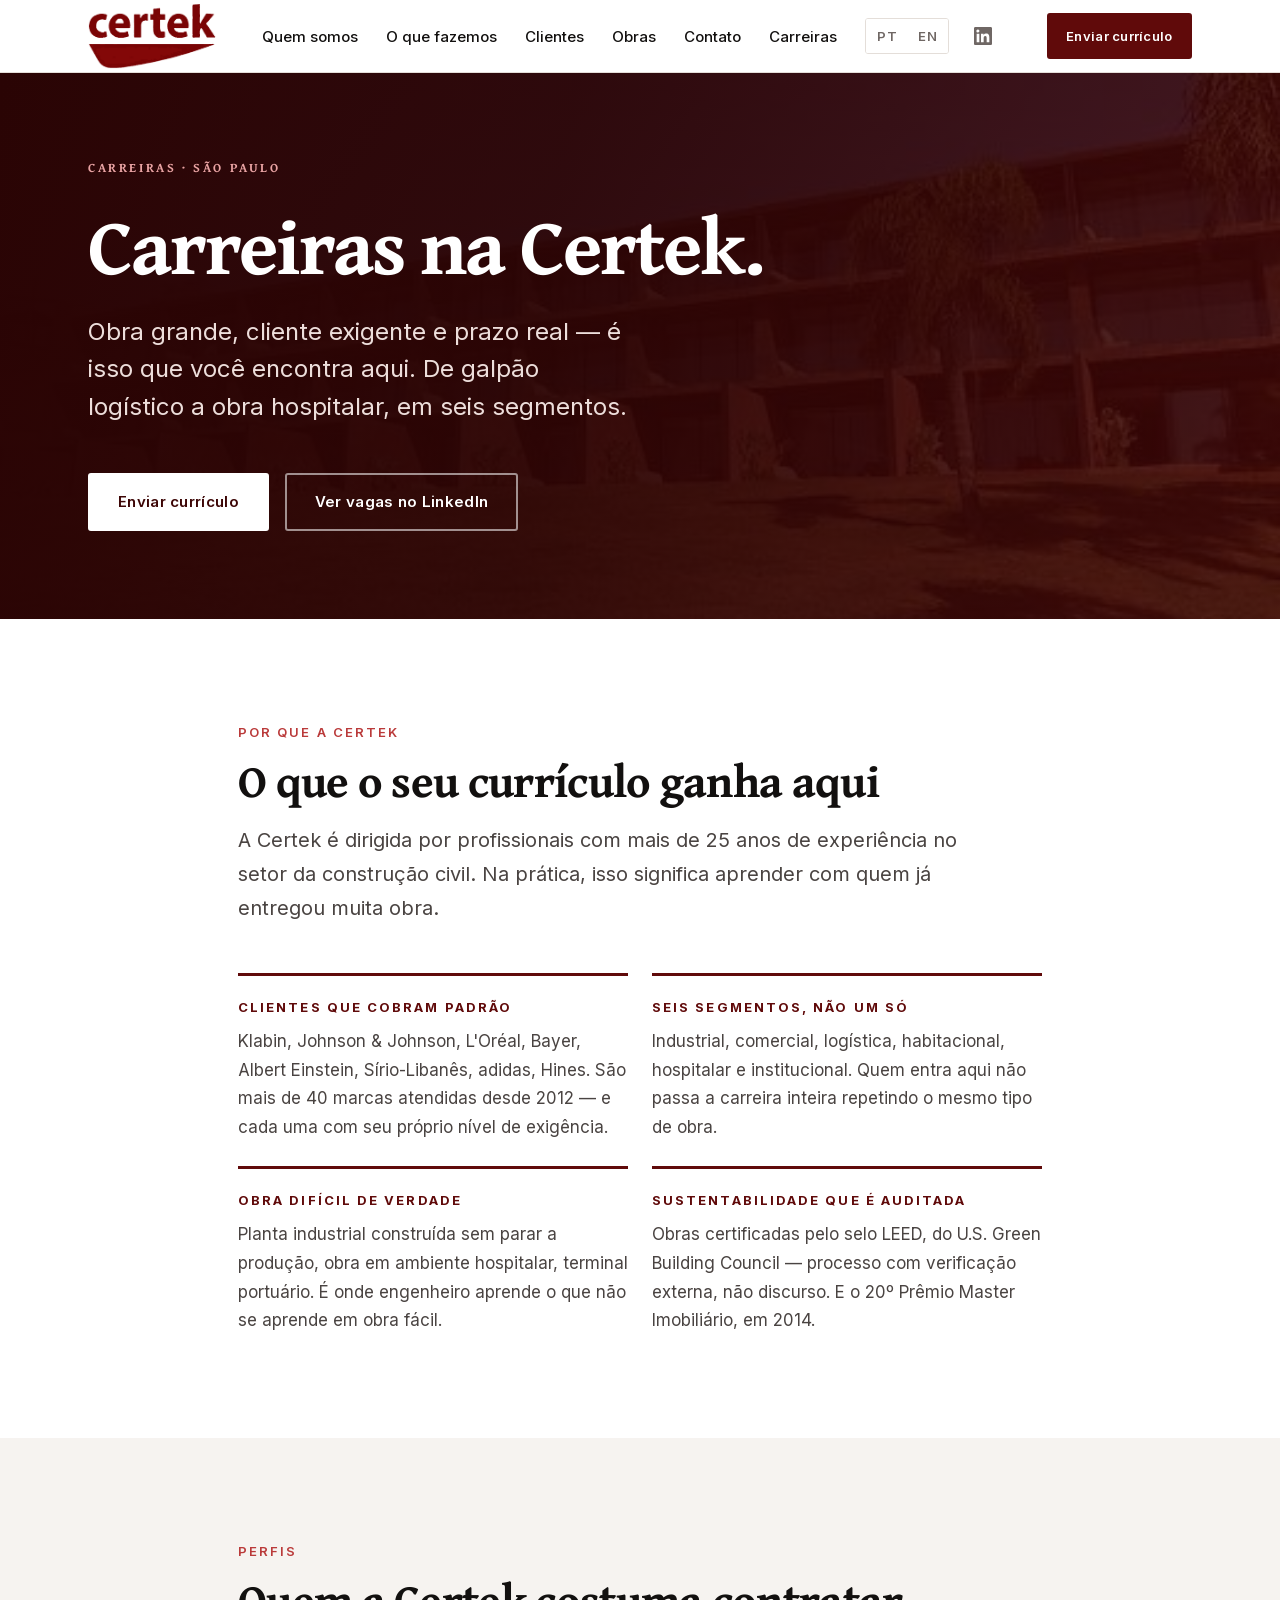
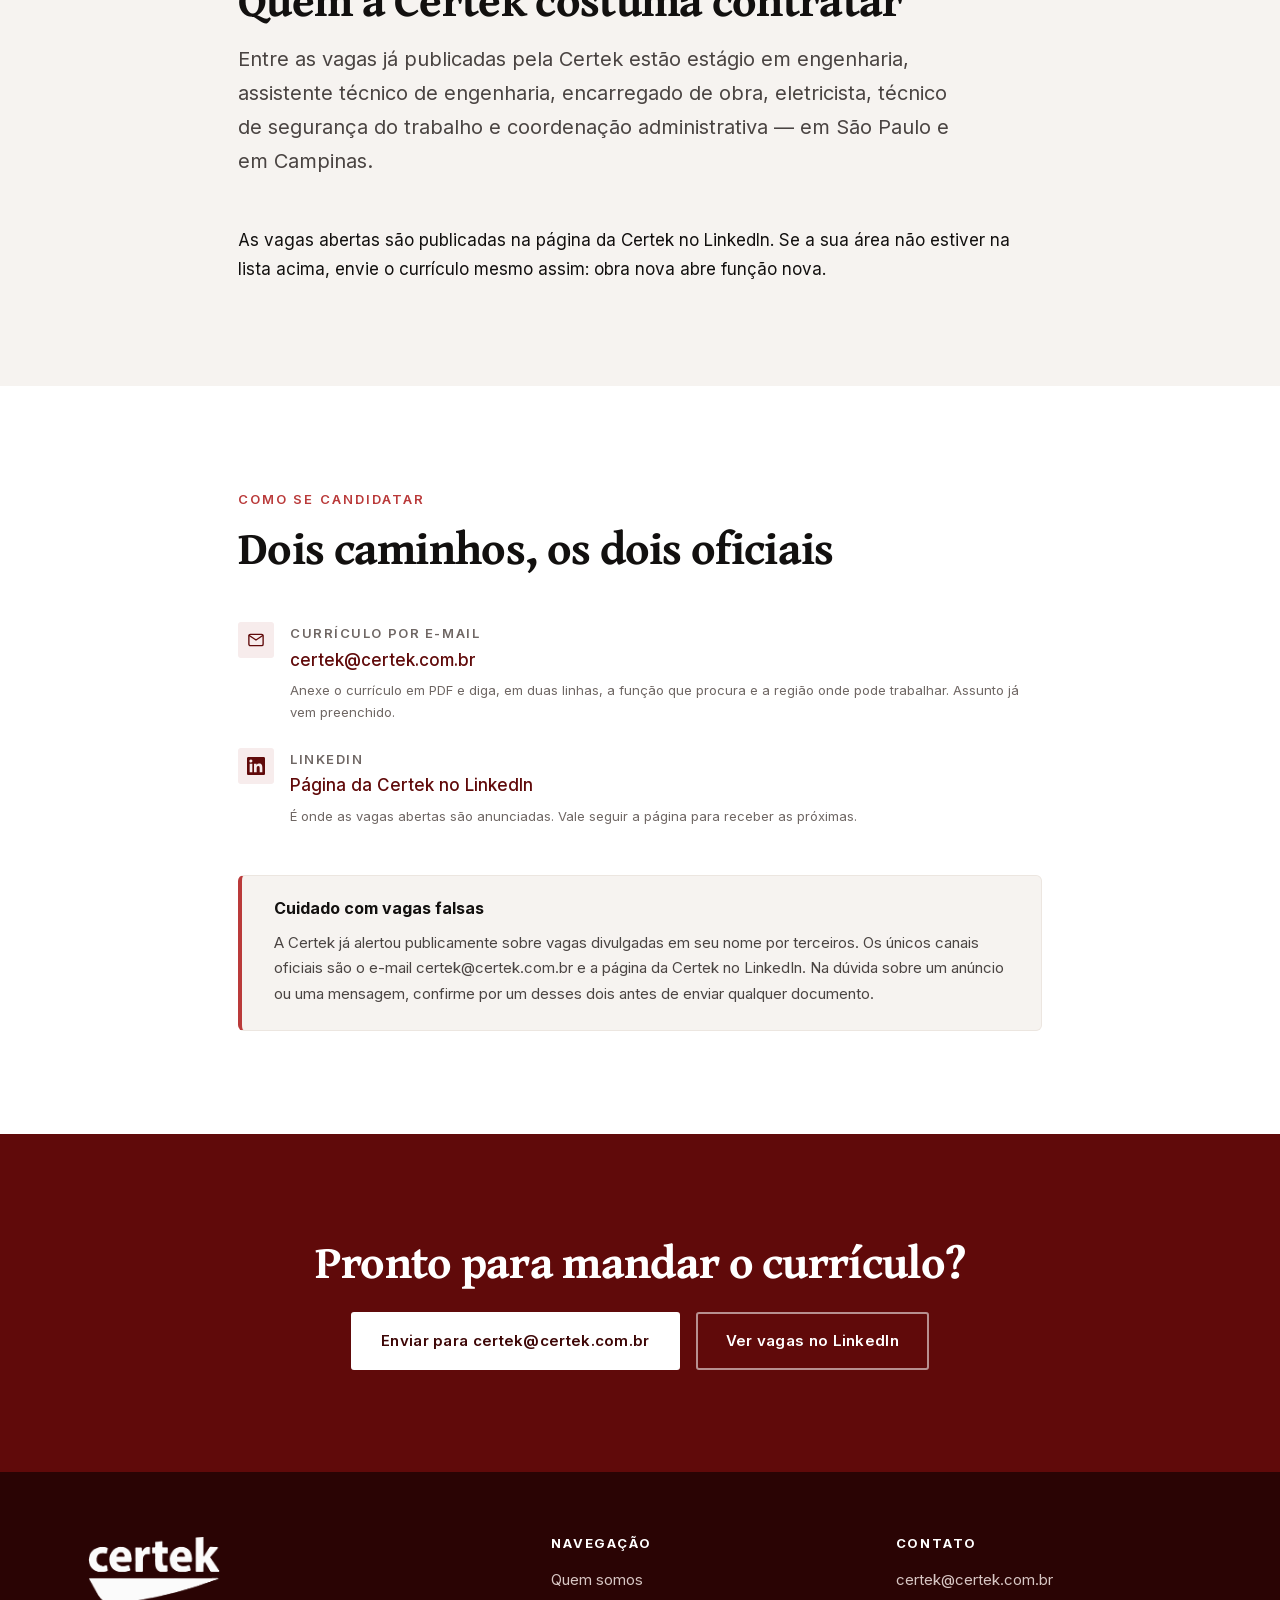
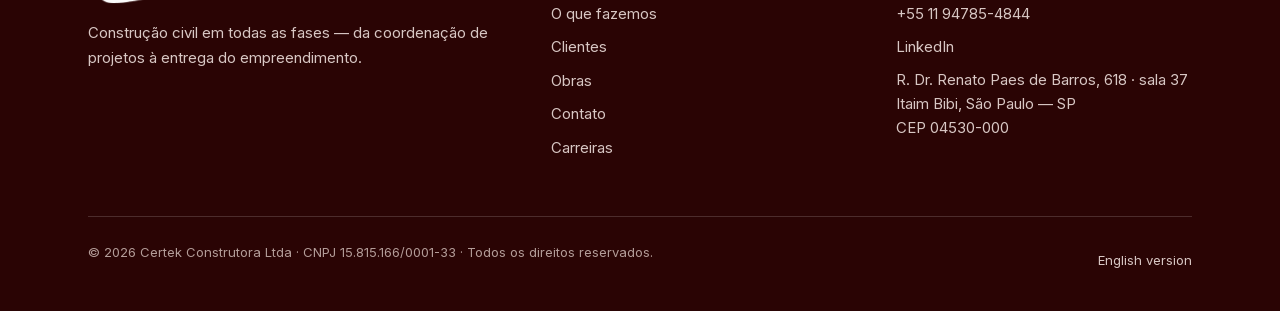
<file: carreiras/index.html>
<!DOCTYPE html>
<html lang="pt-BR">
<head>
<meta charset="utf-8">
<meta name="viewport" content="width=device-width, initial-scale=1">

<title>Carreiras | Certek Construtora</title>
<meta name="description" content="Como se candidatar a uma vaga na Certek Construtora: envie seu currículo para certek@certek.com.br ou acompanhe as vagas abertas no LinkedIn. Obras industriais, logísticas e hospitalares em São Paulo.">

<link rel="canonical" href="https://breno-helf.github.io/certek-landing/carreiras/">
<link rel="alternate" hreflang="pt-BR" href="https://breno-helf.github.io/certek-landing/carreiras/">
<link rel="alternate" hreflang="en" href="https://breno-helf.github.io/certek-landing/en/careers/">
<link rel="alternate" hreflang="x-default" href="https://breno-helf.github.io/certek-landing/carreiras/">

<meta property="og:type" content="website">
<meta property="og:site_name" content="Certek Construtora">
<meta property="og:locale" content="pt_BR">
<meta property="og:locale:alternate" content="en_US">
<meta property="og:url" content="https://breno-helf.github.io/certek-landing/carreiras/">
<meta property="og:title" content="Carreiras — Certek Construtora">
<meta property="og:description" content="Envie seu currículo para certek@certek.com.br ou acompanhe as vagas abertas no LinkedIn da Certek.">
<meta property="og:image" content="https://breno-helf.github.io/certek-landing/assets/img/og-certek.jpg">
<meta property="og:image:width" content="1200">
<meta property="og:image:height" content="630">
<meta property="og:image:alt" content="Certek Construtora — obras industriais, logísticas e hospitalares em São Paulo">
<meta name="twitter:card" content="summary_large_image">

<link rel="icon" href="../assets/img/favicon-32.png" sizes="32x32" type="image/png">
<link rel="icon" href="../assets/img/favicon-512.png" sizes="512x512" type="image/png">
<link rel="apple-touch-icon" href="../assets/img/apple-touch-icon.png">
<meta name="theme-color" content="#600a0a">

<link rel="preload" href="../assets/fonts/gentium-700-latin.woff2" as="font" type="font/woff2" crossorigin>
<link rel="preload" href="../assets/fonts/inter-latin.woff2" as="font" type="font/woff2" crossorigin>
<link rel="stylesheet" href="../assets/css/fonts.css">
<link rel="stylesheet" href="../assets/css/site.css">

<noscript><style>
@media (max-width: 900px) {
  .nav[hidden] { display: flex; position: static; box-shadow: none; padding-inline: 0; }
  .nav-toggle { display: none; }
}
</style></noscript>
<script type="application/ld+json">
{
  "@context": "https://schema.org",
  "@graph": [
    {
      "@type": ["GeneralContractor", "Organization"],
      "@id": "https://breno-helf.github.io/certek-landing/#org",
      "name": "Certek Construtora",
      "legalName": "Certek Construtora Ltda",
      "url": "https://breno-helf.github.io/certek-landing/",
      "taxID": "15.815.166/0001-33",
      "foundingDate": "2012-05-18",
      "sameAs": ["https://www.linkedin.com/company/certek-construtora/"]
    },
    {
      "@type": "WebPage",
      "@id": "https://breno-helf.github.io/certek-landing/carreiras/#page",
      "url": "https://breno-helf.github.io/certek-landing/carreiras/",
      "name": "Carreiras — Certek Construtora",
      "description": "Como se candidatar a uma vaga na Certek Construtora.",
      "isPartOf": { "@id": "https://breno-helf.github.io/certek-landing/#site" },
      "about": { "@id": "https://breno-helf.github.io/certek-landing/#org" },
      "inLanguage": "pt-BR"
    },
    {
      "@type": "BreadcrumbList",
      "itemListElement": [
        { "@type": "ListItem", "position": 1, "name": "Início", "item": "https://breno-helf.github.io/certek-landing/" },
        { "@type": "ListItem", "position": 2, "name": "Carreiras", "item": "https://breno-helf.github.io/certek-landing/carreiras/" }
      ]
    }
  ]
}
</script>
</head>

<body>
<a class="skip-link" href="#main" data-i18n="skip">Pular para o conteúdo</a>

<header class="site-header">
  <div class="container site-header__inner">
    <a class="brand" href="../" aria-label="Certek Construtora — início">
      <img src="../assets/img/logo-certek.png" alt="Certek Construtora" width="288" height="147">
    </a>

    <a class="btn btn--primary site-header__cta" href="#candidatar" data-i18n="nav.cta">Enviar currículo</a>

    <button class="nav-toggle" type="button" aria-expanded="false" aria-controls="nav">
      <span></span>
      <span class="visually-hidden" data-i18n="nav.toggle">Abrir menu</span>
    </button>

    <nav class="nav" id="nav" hidden aria-label="Principal">
      <ul class="nav__list">
        <li><a class="nav__link" href="../#empresa" data-i18n="nav.about">Quem somos</a></li>
        <li><a class="nav__link" href="../#servicos" data-i18n="nav.services">O que fazemos</a></li>
        <li><a class="nav__link" href="../#clientes" data-i18n="nav.clients">Clientes</a></li>
        <li><a class="nav__link" href="../#obras" data-i18n="nav.works">Obras</a></li>
        <li><a class="nav__link" href="../#contato" data-i18n="nav.contact">Contato</a></li>
        <li><a class="nav__link" href="./" aria-current="page" data-i18n="nav.careers">Carreiras</a></li>
      </ul>
      <div class="nav__aside">
        <div class="lang">
          <a class="lang__item" href="./" aria-current="page" lang="pt-BR" hreflang="pt-BR">PT</a>
          <a class="lang__item" href="../en/careers/" lang="en" hreflang="en">EN</a>
        </div>
        <a class="social" href="https://www.linkedin.com/company/certek-construtora/" target="_blank" rel="noopener">
          <svg viewBox="0 0 24 24" fill="currentColor" aria-hidden="true"><path d="M20.45 20.45h-3.56v-5.57c0-1.33-.02-3.04-1.85-3.04-1.86 0-2.14 1.45-2.14 2.94v5.67H9.35V9h3.41v1.56h.05a3.74 3.74 0 0 1 3.37-1.85c3.6 0 4.27 2.37 4.27 5.46v6.28zM5.34 7.43a2.07 2.07 0 1 1 0-4.13 2.07 2.07 0 0 1 0 4.13zM7.12 20.45H3.55V9h3.57v11.45zM22.22 0H1.77C.79 0 0 .77 0 1.72v20.56C0 23.23.79 24 1.77 24h20.45c.98 0 1.78-.77 1.78-1.72V1.72C24 .77 23.2 0 22.22 0z"/></svg>
          <span class="visually-hidden" data-i18n="social.linkedin">Certek no LinkedIn</span>
        </a>
      </div>
    </nav>
  </div>
</header>

<main id="main" tabindex="-1">

  <section class="hero hero--compact">
    <div class="hero__media" role="presentation"></div>
    <div class="container">
      <div class="hero__inner">
        <h1 class="hero__title">
          <span class="hero__eyebrow" data-i18n="careers.eyebrow">Carreiras · São Paulo</span>
          <span data-i18n="careers.title">Carreiras na Certek.</span>
        </h1>
        <p class="hero__lead" data-i18n="careers.lead">
          Obra grande, cliente exigente e prazo real — é isso que você encontra
          aqui. De galpão logístico a obra hospitalar, em seis segmentos.
        </p>
        <div class="hero__actions">
          <a class="btn btn--light" href="#candidatar" data-i18n="careers.cta1">Enviar currículo</a>
          <a class="btn btn--on-dark" href="https://www.linkedin.com/company/certek-construtora/jobs/" target="_blank" rel="noopener" data-i18n="careers.cta2">Ver vagas no LinkedIn</a>
        </div>
      </div>
    </div>
  </section>

  <!-- Por que a Certek ------------------------------------------------------ -->
  <section class="section" id="por-que">
    <div class="container container--narrow">
      <div class="section__head">
        <p class="section__eyebrow" data-i18n="careers.why.eyebrow">Por que a Certek</p>
        <h2 class="section__title" data-i18n="careers.why.title">O que o seu currículo ganha aqui</h2>
        <p class="section__lead" data-i18n="careers.why.lead">
          A Certek é dirigida por profissionais com mais de 25 anos de
          experiência no setor da construção civil. Na prática, isso significa
          aprender com quem já entregou muita obra.
        </p>
      </div>

      <div class="grid grid--2">
        <div class="pillar" data-reveal>
          <h3 data-i18n="careers.why.1.title">Clientes que cobram padrão</h3>
          <p data-i18n="careers.why.1.text">
            Klabin, Johnson &amp; Johnson, L'Oréal, Bayer, Albert Einstein,
            Sírio-Libanês, adidas, Hines. São mais de 40 marcas atendidas desde
            2012 — e cada uma com seu próprio nível de exigência.
          </p>
        </div>
        <div class="pillar" data-reveal>
          <h3 data-i18n="careers.why.2.title">Seis segmentos, não um só</h3>
          <p data-i18n="careers.why.2.text">
            Industrial, comercial, logística, habitacional, hospitalar e
            institucional. Quem entra aqui não passa a carreira inteira
            repetindo o mesmo tipo de obra.
          </p>
        </div>
        <div class="pillar" data-reveal>
          <h3 data-i18n="careers.why.3.title">Obra difícil de verdade</h3>
          <p data-i18n="careers.why.3.text">
            Planta industrial construída sem parar a produção, obra em ambiente
            hospitalar, terminal portuário. É onde engenheiro aprende o que não
            se aprende em obra fácil.
          </p>
        </div>
        <div class="pillar" data-reveal>
          <h3 data-i18n="careers.why.4.title">Sustentabilidade que é auditada</h3>
          <p data-i18n="careers.why.4.text">
            Obras certificadas pelo selo LEED, do U.S. Green Building Council —
            processo com verificação externa, não discurso. E o 20º Prêmio
            Master Imobiliário, em 2014.
          </p>
        </div>
      </div>
    </div>
  </section>

  <!-- Perfis ---------------------------------------------------------------- -->
  <section class="section section--sand" id="perfis">
    <div class="container container--narrow">
      <div class="section__head">
        <p class="section__eyebrow" data-i18n="careers.roles.eyebrow">Perfis</p>
        <h2 class="section__title" data-i18n="careers.roles.title">Quem a Certek costuma contratar</h2>
        <p class="section__lead" data-i18n="careers.roles.lead">
          Entre as vagas já publicadas pela Certek estão estágio em engenharia,
          assistente técnico de engenharia, encarregado de obra, eletricista,
          técnico de segurança do trabalho e coordenação administrativa — em São
          Paulo e em Campinas.
        </p>
      </div>

      <p data-i18n="careers.roles.note">
        As vagas abertas são publicadas na página da Certek no LinkedIn. Se a
        sua área não estiver na lista acima, envie o currículo mesmo assim: obra
        nova abre função nova.
      </p>
    </div>
  </section>

  <!-- Como se candidatar ---------------------------------------------------- -->
  <section class="section" id="candidatar">
    <div class="container container--narrow">
      <div class="section__head">
        <p class="section__eyebrow" data-i18n="careers.apply.eyebrow">Como se candidatar</p>
        <h2 class="section__title" data-i18n="careers.apply.title">Dois caminhos, os dois oficiais</h2>
      </div>

      <div class="contact__channels">
        <div class="channel">
          <span class="channel__icon" aria-hidden="true">
            <svg viewBox="0 0 24 24" fill="none" stroke="currentColor" stroke-width="1.8" stroke-linecap="round" stroke-linejoin="round"><rect x="2.5" y="4.5" width="19" height="15" rx="2"/><path d="m3 6 9 6 9-6"/></svg>
          </span>
          <span>
            <span class="channel__label" data-i18n="careers.apply.email">Currículo por e-mail</span>
            <a href="mailto:certek@certek.com.br?subject=Carreiras%20-%20curriculo" data-i18n="careers.apply.emaillink">certek@certek.com.br</a>
            <span class="field__hint" data-i18n="careers.apply.emailhint">Anexe o currículo em PDF e diga, em duas linhas, a função que procura e a região onde pode trabalhar. Assunto já vem preenchido.</span>
          </span>
        </div>

        <div class="channel">
          <span class="channel__icon" aria-hidden="true">
            <svg viewBox="0 0 24 24" fill="currentColor" aria-hidden="true"><path d="M20.45 20.45h-3.56v-5.57c0-1.33-.02-3.04-1.85-3.04-1.86 0-2.14 1.45-2.14 2.94v5.67H9.35V9h3.41v1.56h.05a3.74 3.74 0 0 1 3.37-1.85c3.6 0 4.27 2.37 4.27 5.46v6.28zM5.34 7.43a2.07 2.07 0 1 1 0-4.13 2.07 2.07 0 0 1 0 4.13zM7.12 20.45H3.55V9h3.57v11.45zM22.22 0H1.77C.79 0 0 .77 0 1.72v20.56C0 23.23.79 24 1.77 24h20.45c.98 0 1.78-.77 1.78-1.72V1.72C24 .77 23.2 0 22.22 0z"/></svg>
          </span>
          <span>
            <span class="channel__label" data-i18n="careers.apply.linkedin">LinkedIn</span>
            <a href="https://www.linkedin.com/company/certek-construtora/" target="_blank" rel="noopener" data-i18n="careers.apply.linkedinlink">Página da Certek no LinkedIn</a>
            <span class="field__hint" data-i18n="careers.apply.linkedinhint">É onde as vagas abertas são anunciadas. Vale seguir a página para receber as próximas.</span>
          </span>
        </div>
      </div>

      <!-- Aviso de golpe. A própria Certek já publicou alerta sobre vagas
           falsas divulgadas em seu nome; a página oficial é o lugar certo para
           dizer quais canais são reais. -->
      <div class="notice" data-reveal>
        <h3 data-i18n="careers.fraud.title">Cuidado com vagas falsas</h3>
        <p data-i18n="careers.fraud.text">
          A Certek já alertou publicamente sobre vagas divulgadas em seu nome
          por terceiros. Os únicos canais oficiais são o e-mail
          certek@certek.com.br e a página da Certek no LinkedIn. Na dúvida sobre
          um anúncio ou uma mensagem, confirme por um desses dois antes de
          enviar qualquer documento.
        </p>
      </div>
    </div>
  </section>

  <section class="section cta-band">
    <div class="container container--narrow">
      <h2 data-i18n="careers.cta.title">Pronto para mandar o currículo?</h2>
      <div class="cta-band__actions">
        <a class="btn btn--light" href="mailto:certek@certek.com.br?subject=Carreiras%20-%20curriculo" data-i18n="careers.cta.primary">Enviar para certek@certek.com.br</a>
        <a class="btn btn--on-dark" href="https://www.linkedin.com/company/certek-construtora/jobs/" target="_blank" rel="noopener" data-i18n="careers.cta2">Ver vagas no LinkedIn</a>
      </div>
    </div>
  </section>
</main>

<footer class="site-footer">
  <div class="container">
    <div class="site-footer__top">
      <div>
        <img src="../assets/img/logo-certek-branco.png" alt="Certek Construtora" width="288" height="147" loading="lazy">
        <p data-i18n="footer.tagline">
          Construção civil em todas as fases — da coordenação de projetos à
          entrega do empreendimento.
        </p>
      </div>

      <div>
        <h3 data-i18n="footer.nav">Navegação</h3>
        <ul>
          <li><a href="../#empresa" data-i18n="nav.about">Quem somos</a></li>
          <li><a href="../#servicos" data-i18n="nav.services">O que fazemos</a></li>
          <li><a href="../#clientes" data-i18n="nav.clients">Clientes</a></li>
          <li><a href="../#obras" data-i18n="nav.works">Obras</a></li>
          <li><a href="../#contato" data-i18n="nav.contact">Contato</a></li>
          <li><a href="./" data-i18n="footer.careers">Carreiras</a></li>
        </ul>
      </div>

      <div>
        <h3 data-i18n="footer.contact">Contato</h3>
        <ul>
          <li><a href="mailto:certek@certek.com.br?subject=Contato%20pelo%20site">certek@certek.com.br</a></li>
          <li><a href="tel:+5511947854844">+55 11 94785-4844</a></li>
          <li><a href="https://www.linkedin.com/company/certek-construtora/" target="_blank" rel="noopener">LinkedIn</a></li>
        </ul>
        <address>
          R. Dr. Renato Paes de Barros, 618 · sala 37<br>
          Itaim Bibi, São Paulo — SP<br>
          CEP 04530-000
        </address>
      </div>
    </div>

    <div class="site-footer__bottom">
      <p data-i18n="footer.legal">© 2026 Certek Construtora Ltda · CNPJ 15.815.166/0001-33 · Todos os direitos reservados.</p>
      <p><a href="../en/careers/" hreflang="en" lang="en">English version</a></p>
    </div>
  </div>
</footer>

<script src="../assets/js/site.js" defer></script>
</body>
</html>
</file>
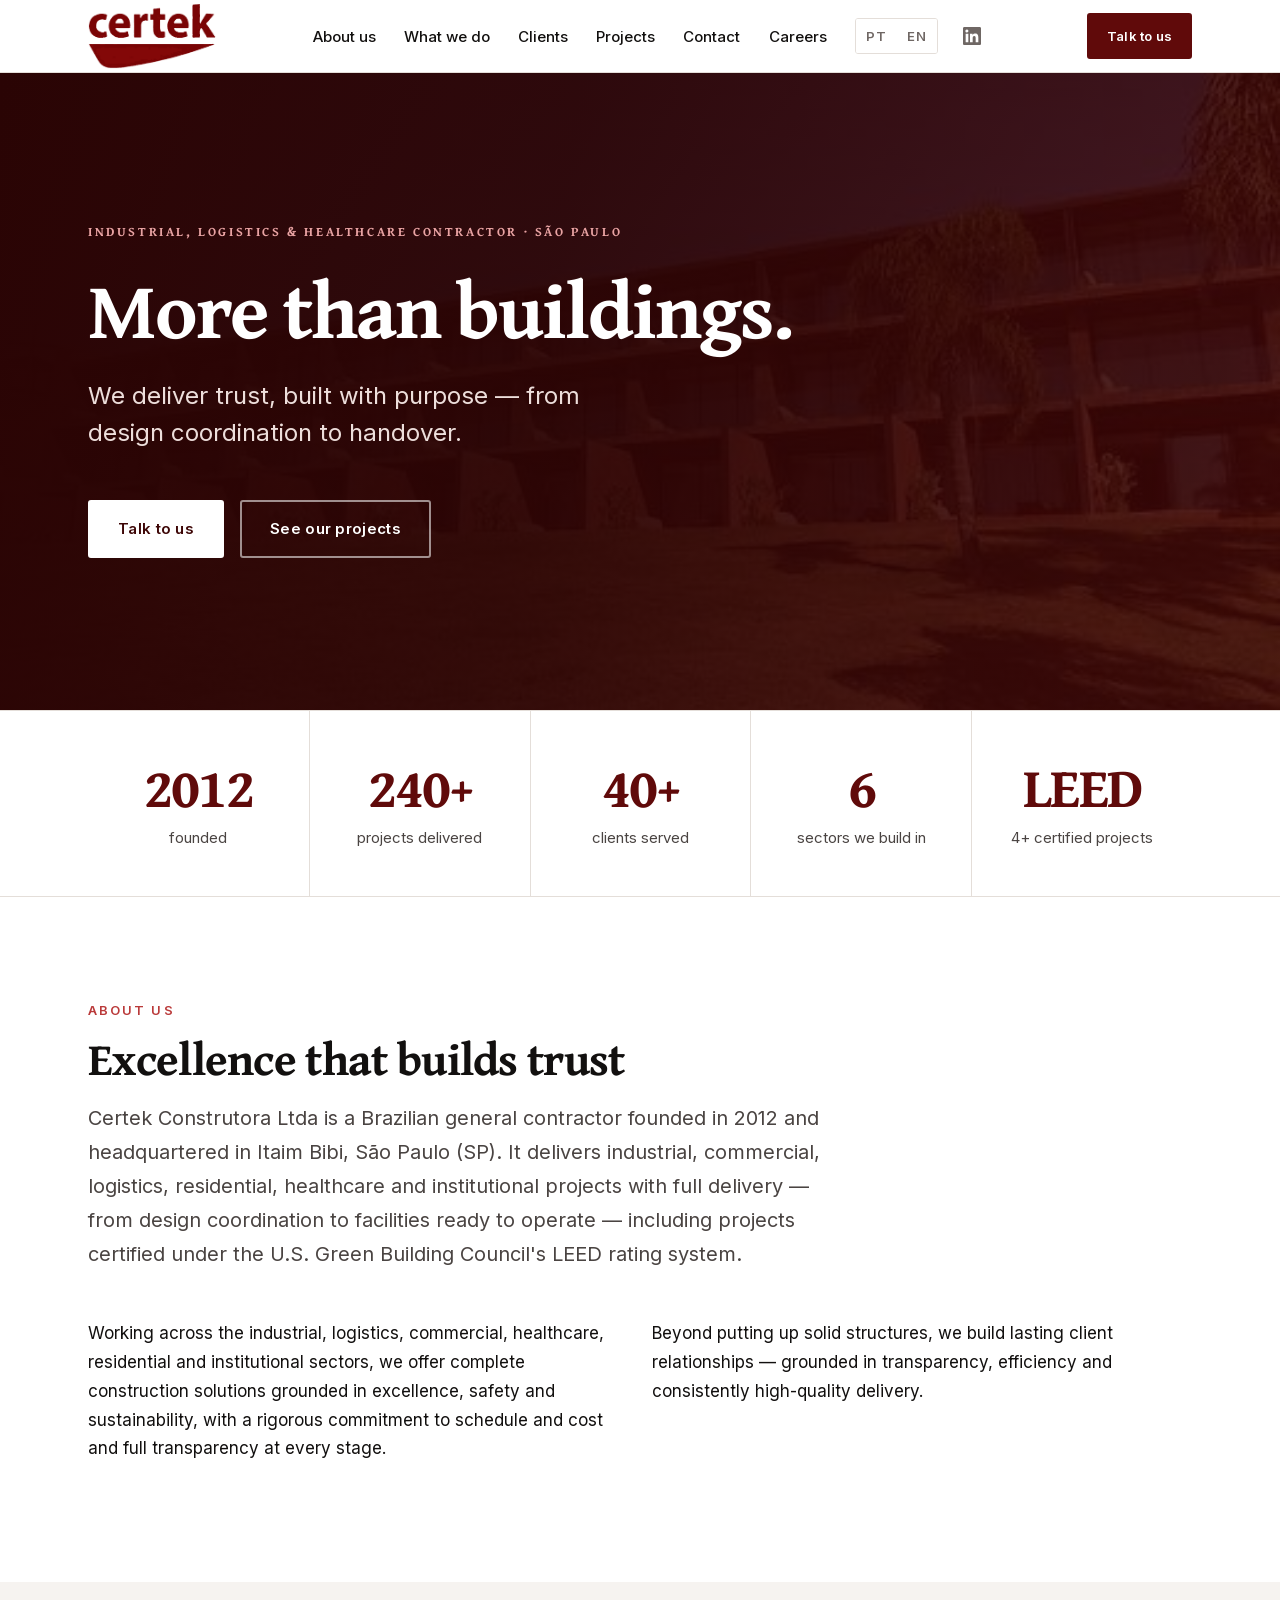
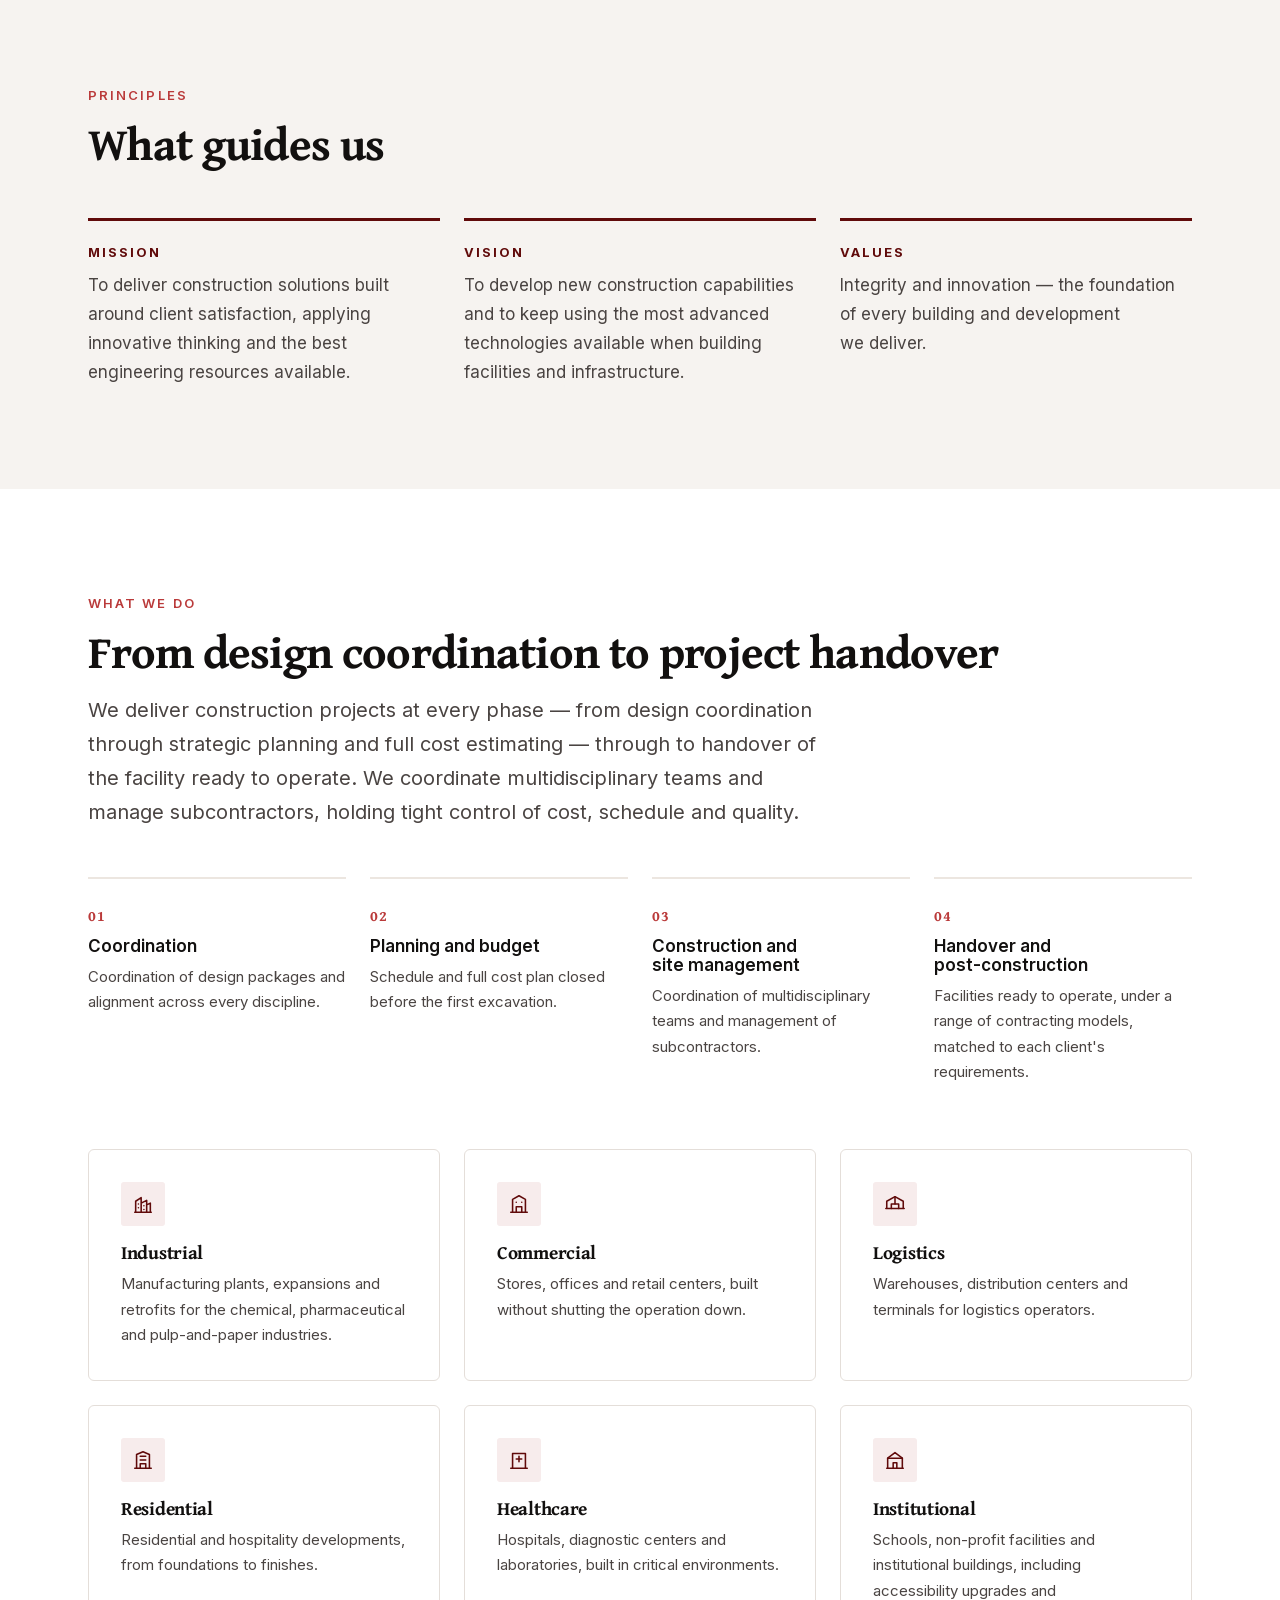
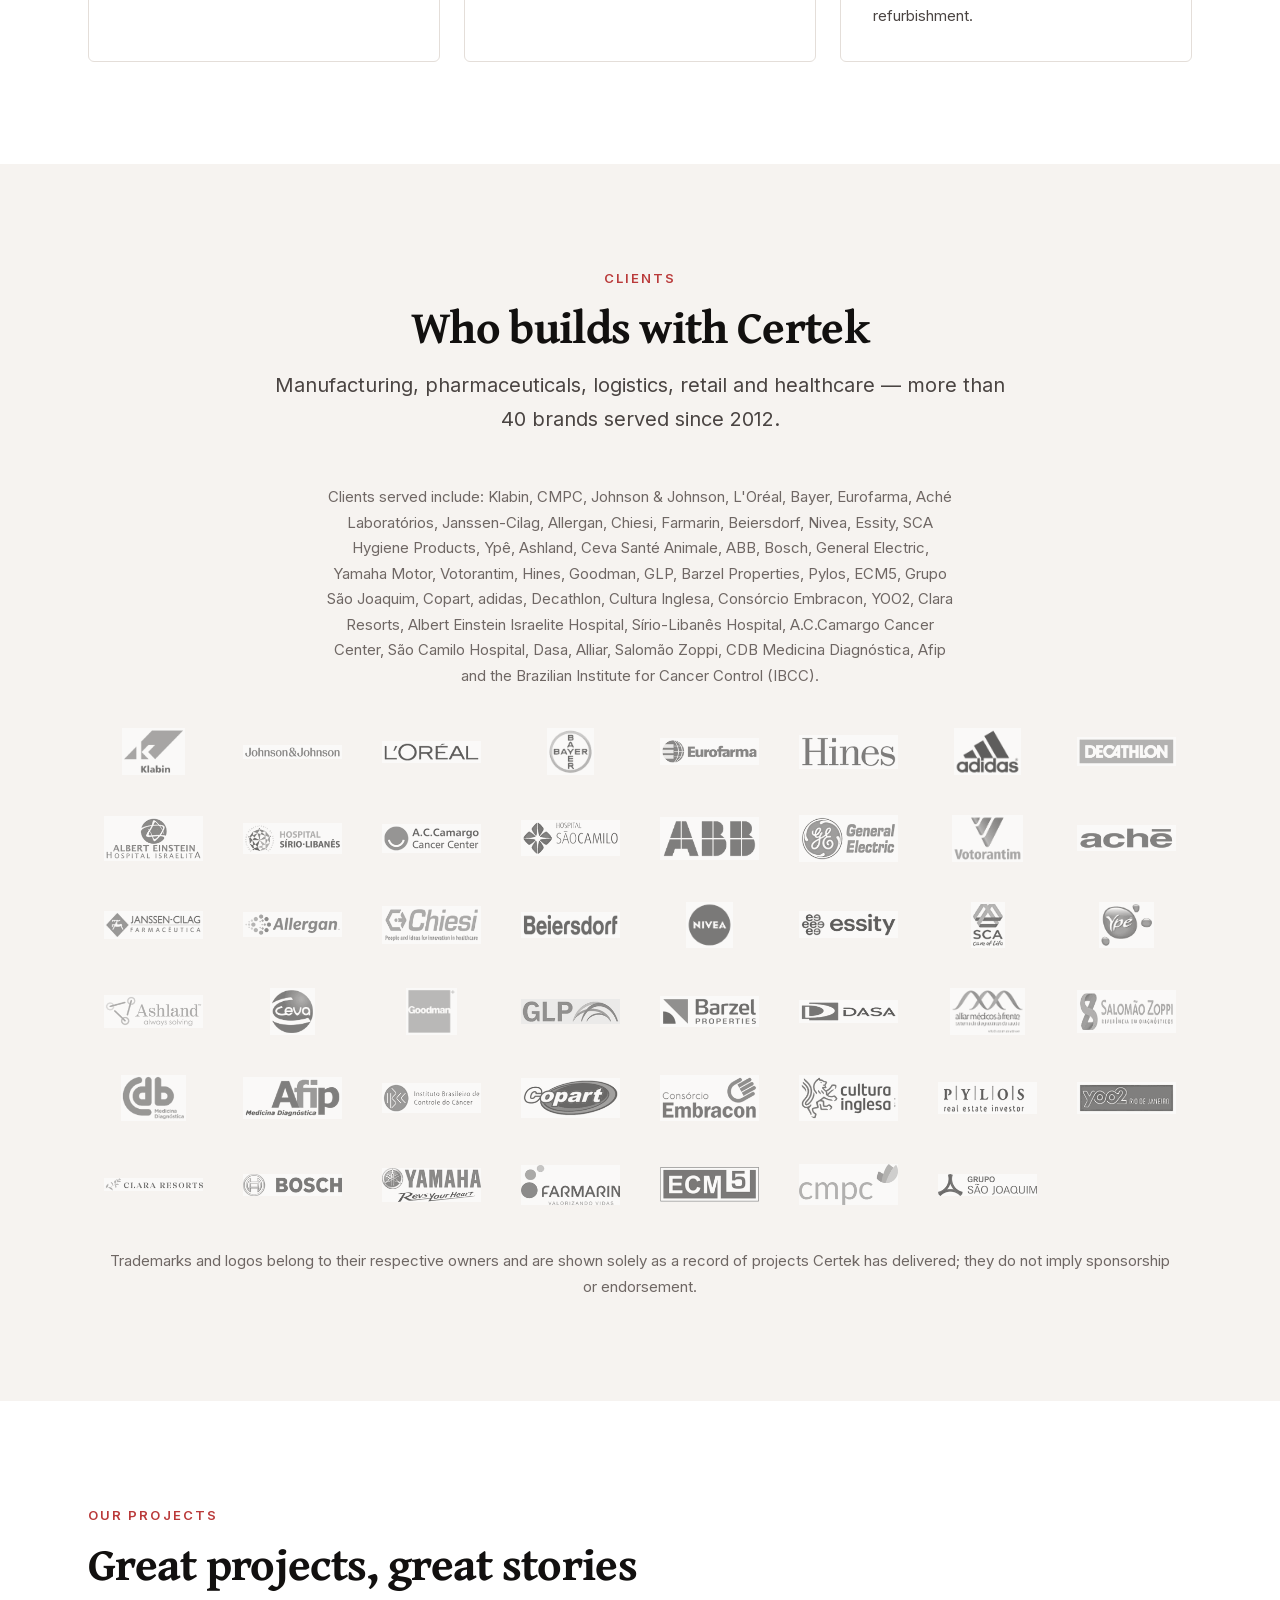
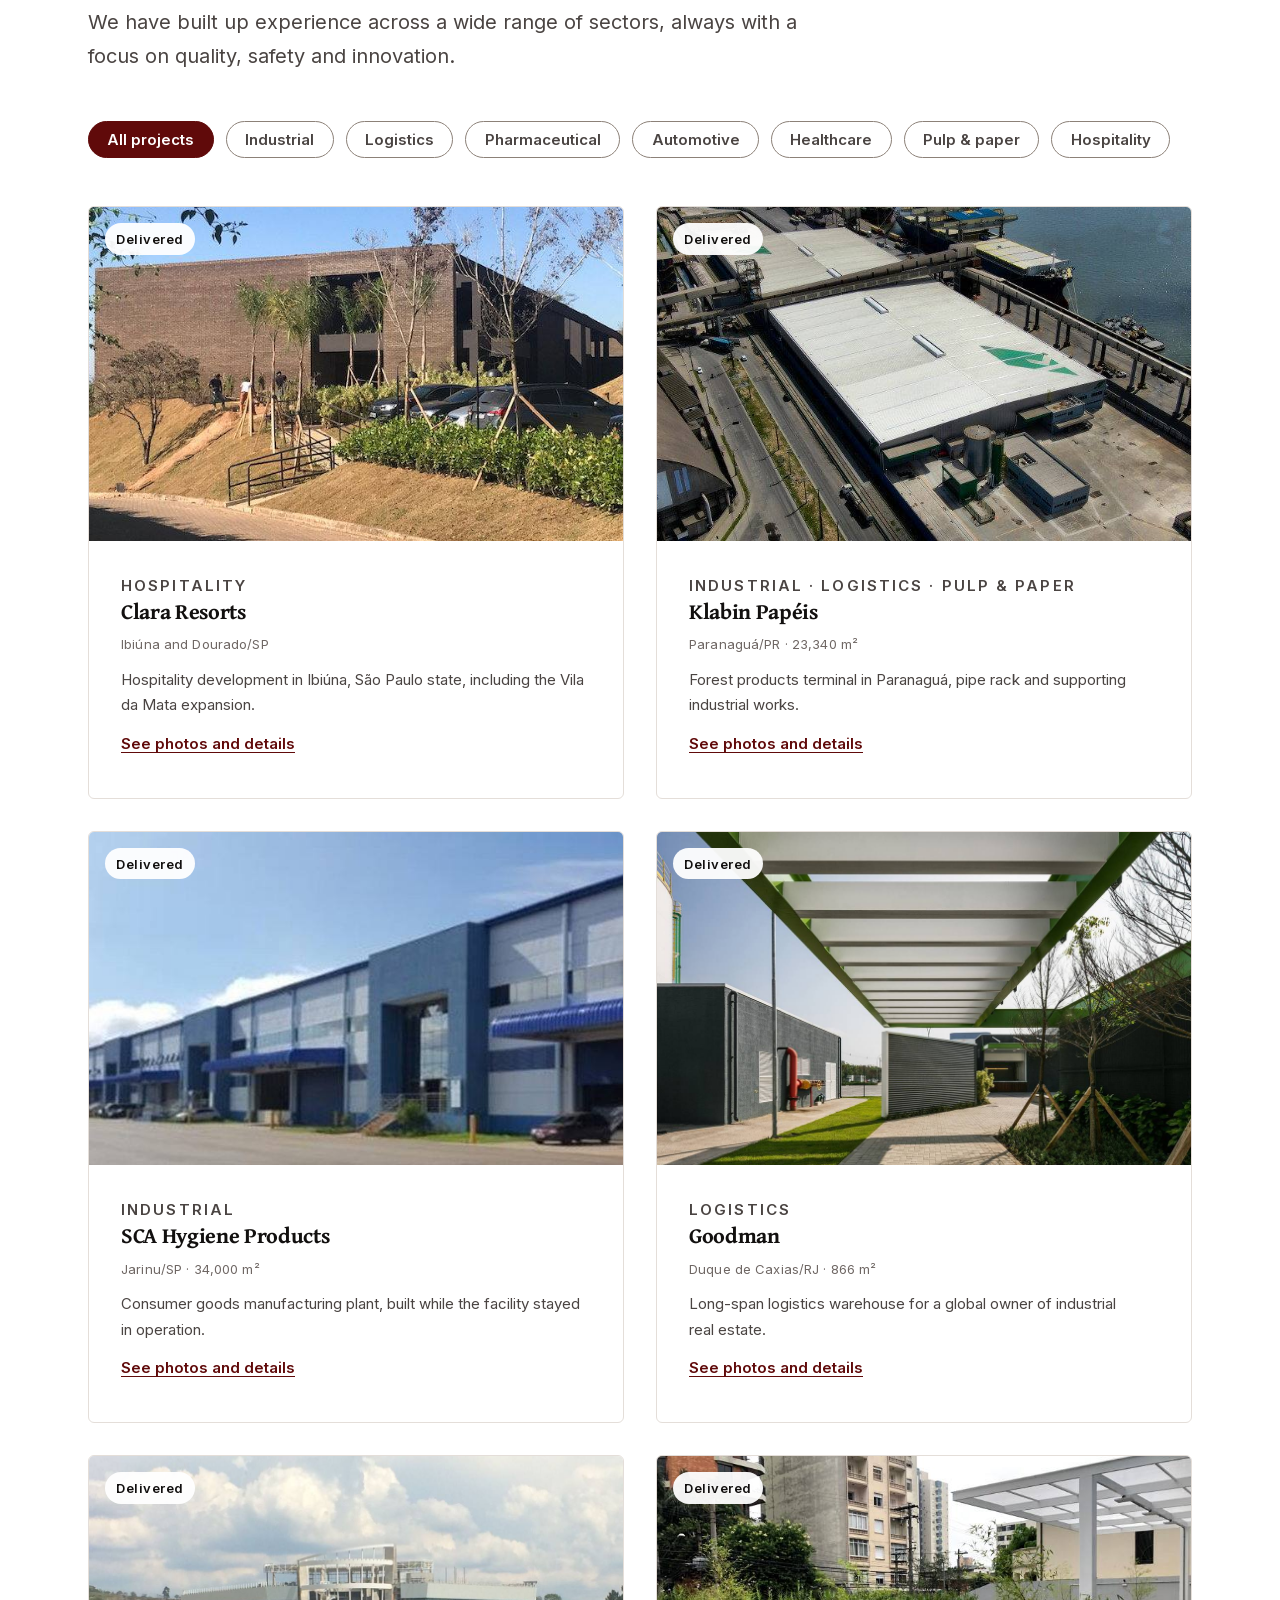
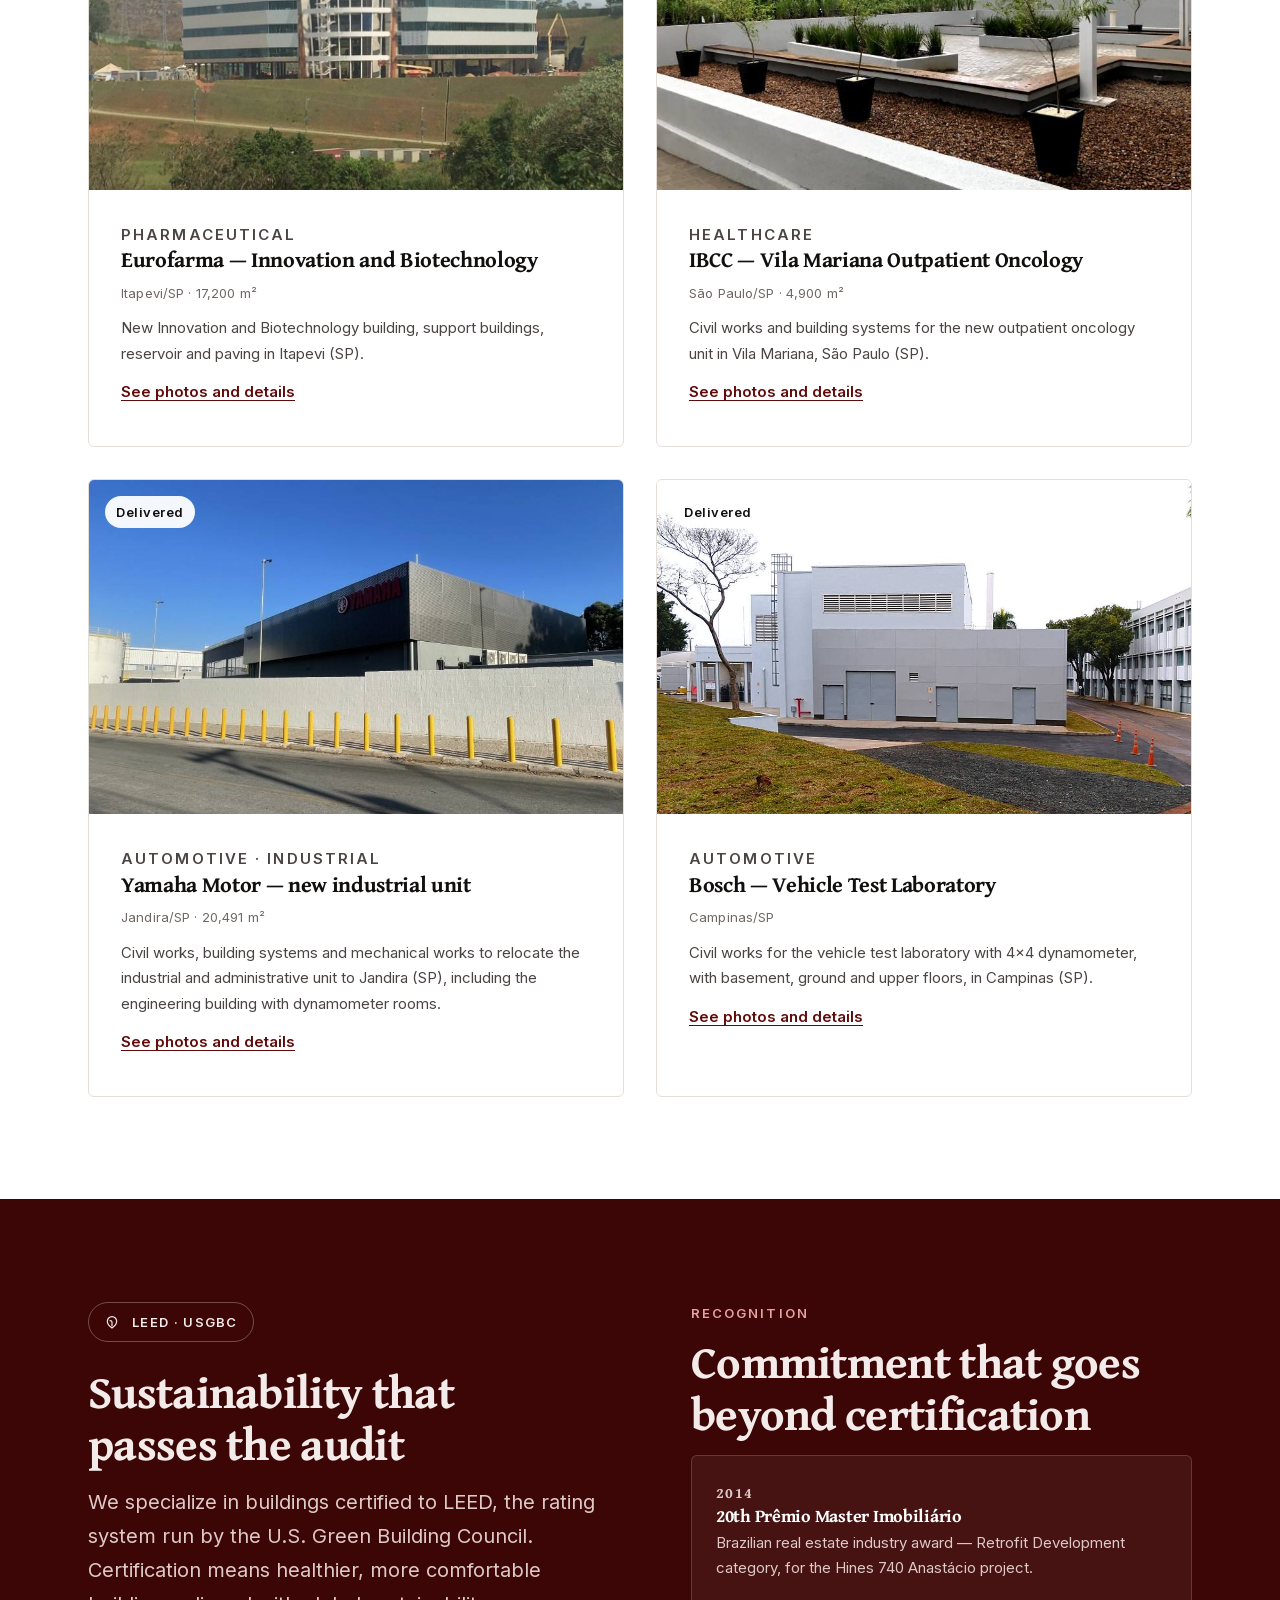
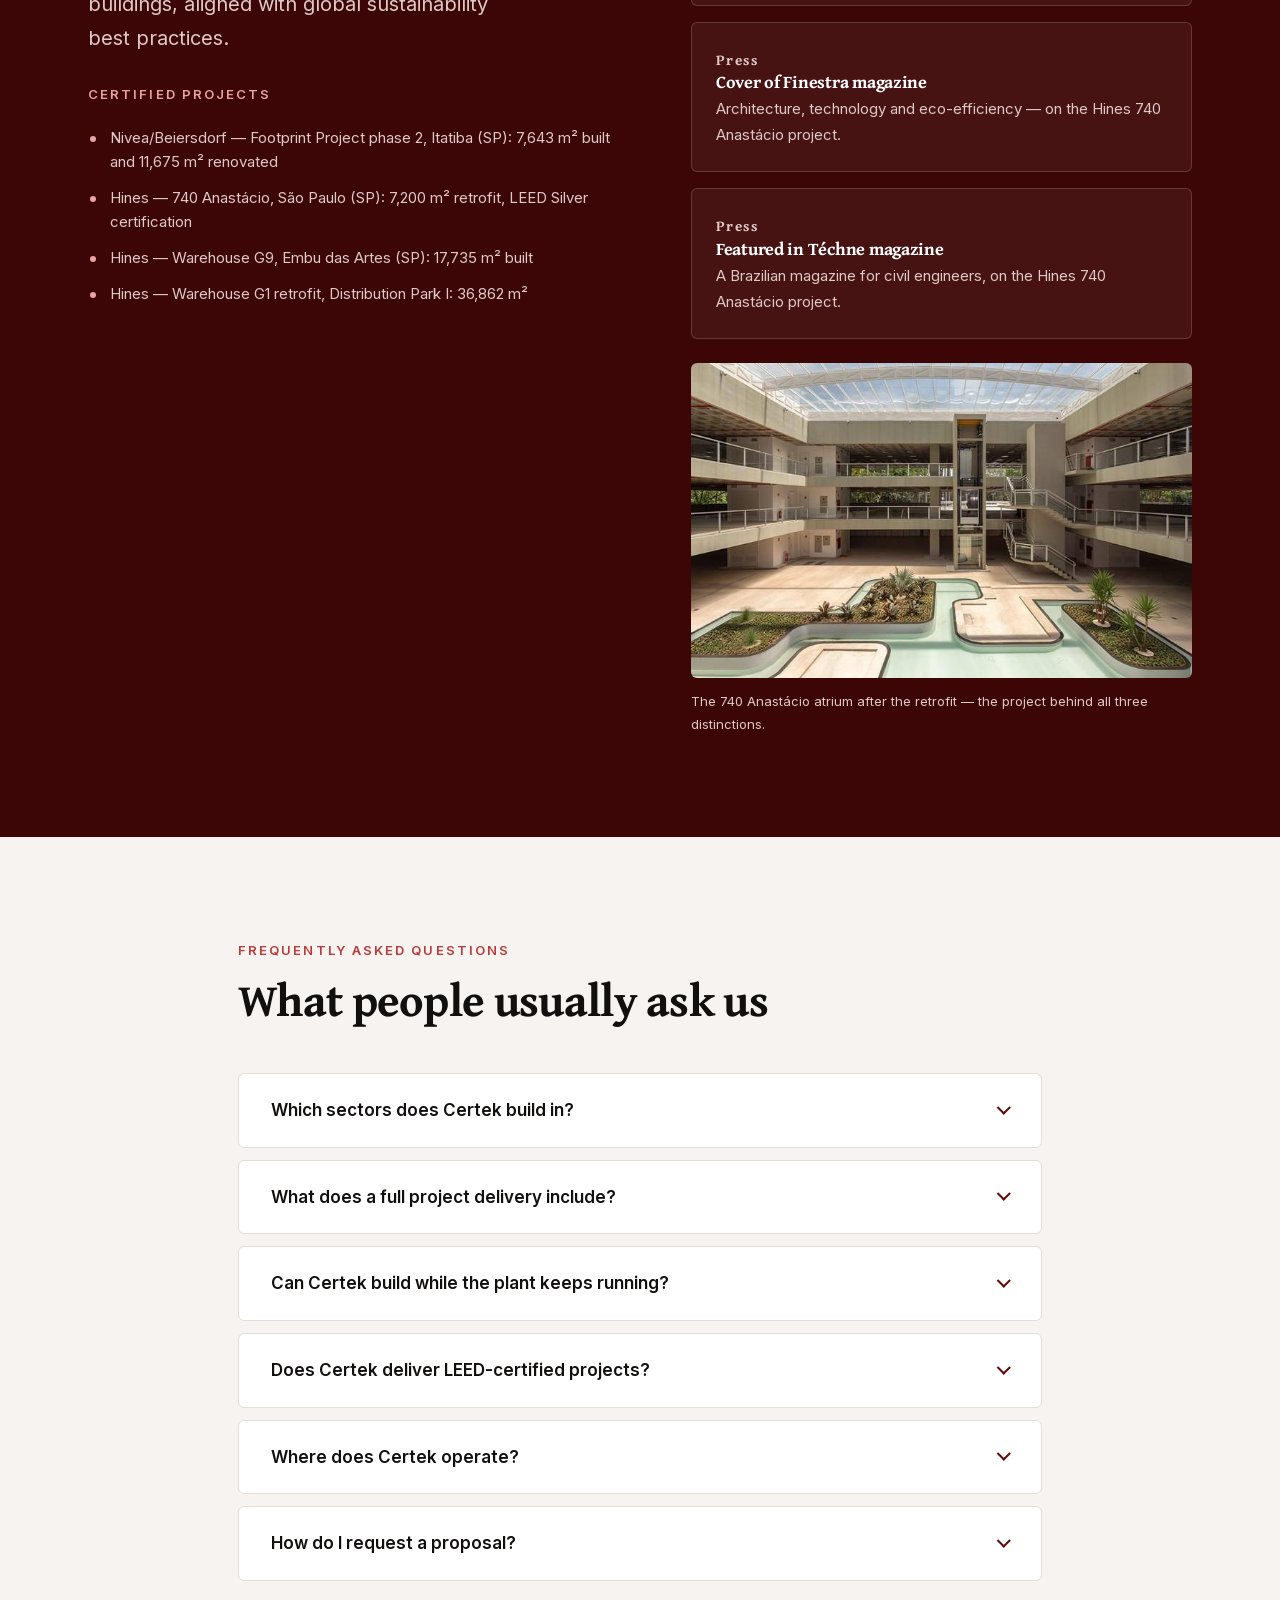
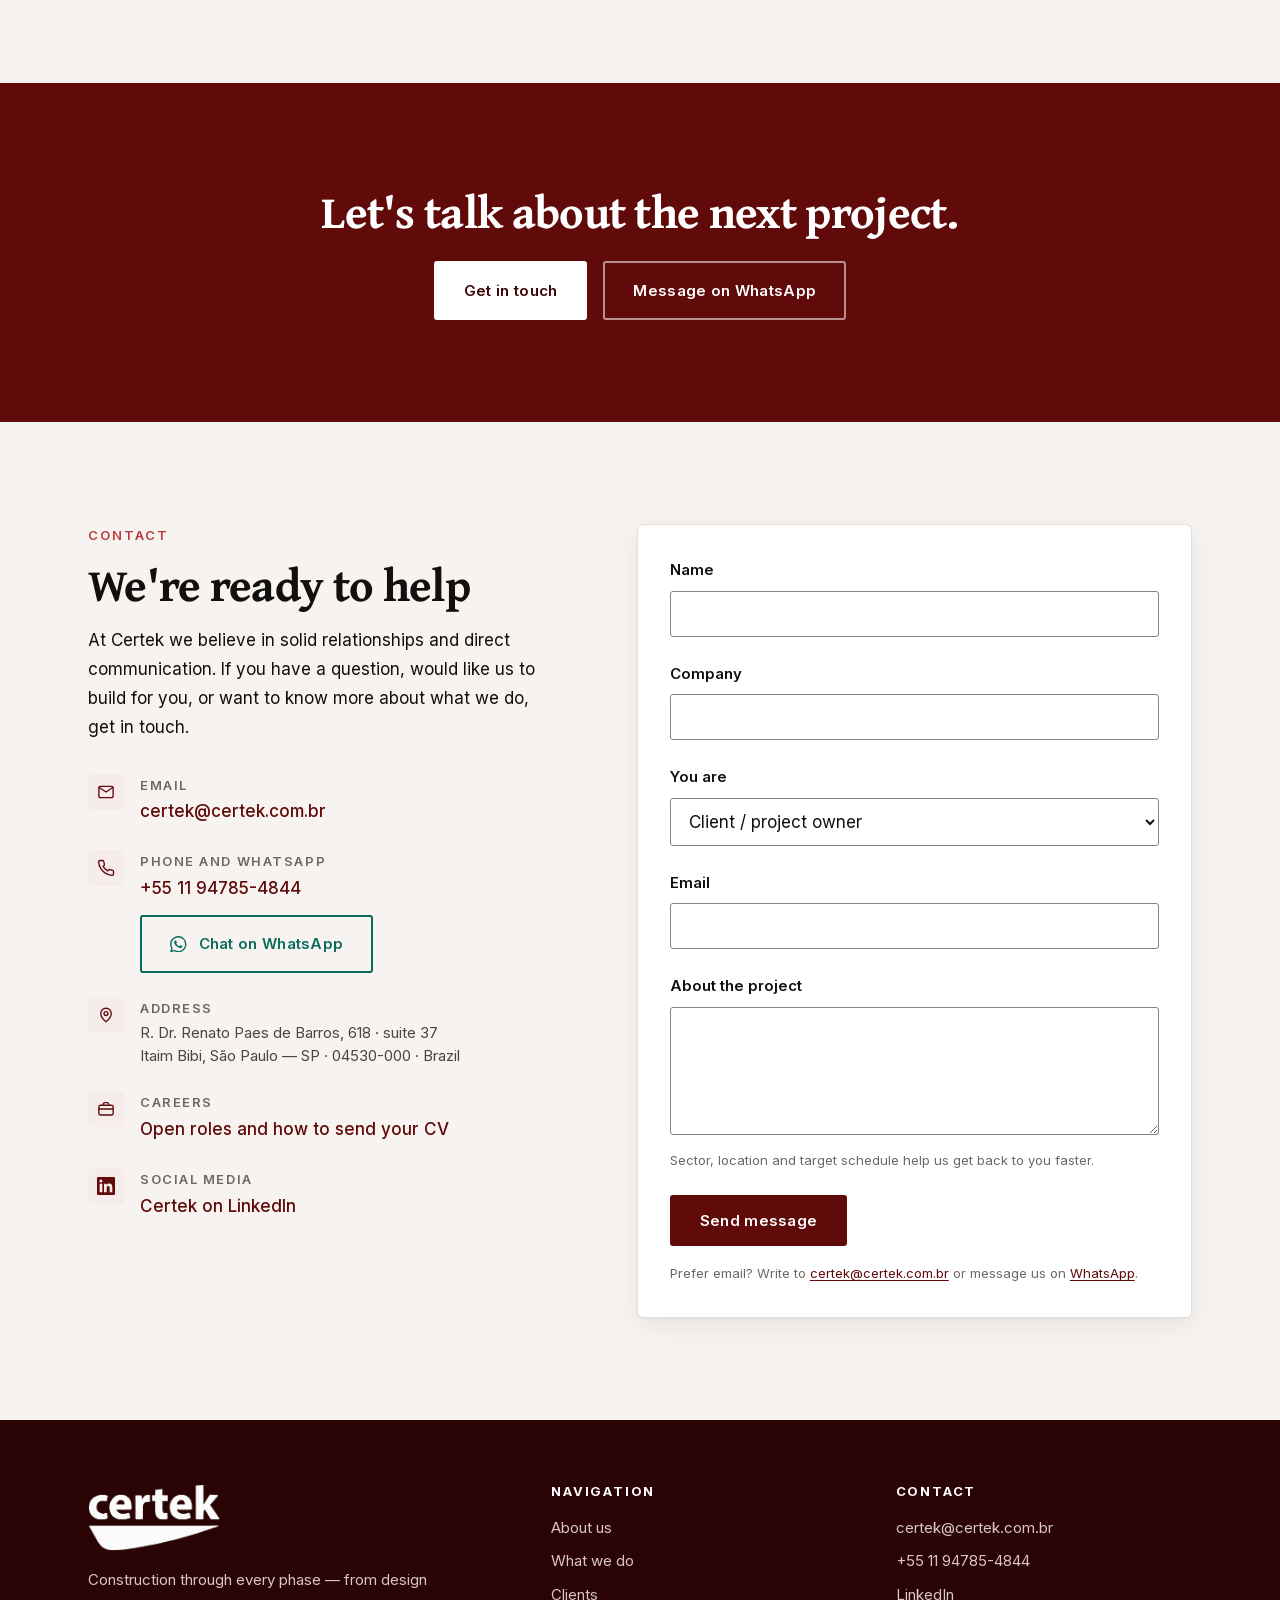
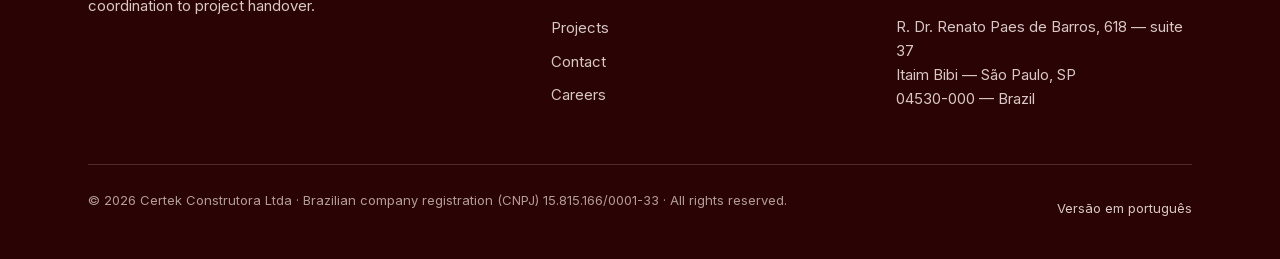
<file: en/index.html>
<!DOCTYPE html>
<html lang="en">
<head>
<meta charset="utf-8">
<meta name="viewport" content="width=device-width, initial-scale=1">

<title>Industrial, Logistics &amp; Healthcare Contractor in São Paulo | Certek</title>
<meta name="description" content="Brazilian general contractor in São Paulo since 2012: industrial, logistics, healthcare and commercial projects, from design coordination to project handover, LEED certified.">

<link rel="canonical" href="https://breno-helf.github.io/certek-landing/en/">
<link rel="alternate" hreflang="pt-BR" href="https://breno-helf.github.io/certek-landing/">
<link rel="alternate" hreflang="en" href="https://breno-helf.github.io/certek-landing/en/">
<link rel="alternate" hreflang="x-default" href="https://breno-helf.github.io/certek-landing/">

<meta property="og:type" content="website">
<meta property="og:site_name" content="Certek Construtora">
<meta property="og:locale" content="en_US">
<meta property="og:locale:alternate" content="pt_BR">
<meta property="og:url" content="https://breno-helf.github.io/certek-landing/en/">
<meta property="og:title" content="Certek Construtora — More than buildings">
<meta property="og:description" content="From design coordination to project handover. Industrial, logistics, healthcare and commercial projects for Klabin, Eurofarma, Johnson &amp; Johnson, Hines, Albert Einstein and others.">
<meta property="og:image" content="https://breno-helf.github.io/certek-landing/assets/img/og-certek.jpg">
<meta property="og:image:width" content="1200">
<meta property="og:image:height" content="630">
<meta property="og:image:alt" content="Certek Construtora — industrial, logistics and healthcare construction in São Paulo">
<meta name="twitter:card" content="summary_large_image">

<link rel="icon" href="../assets/img/favicon-32.png" sizes="32x32" type="image/png">
<link rel="icon" href="../assets/img/favicon-512.png" sizes="512x512" type="image/png">
<link rel="apple-touch-icon" href="../assets/img/apple-touch-icon.png">
<meta name="theme-color" content="#600a0a">

<link rel="preload" href="../assets/fonts/gentium-700-latin.woff2" as="font" type="font/woff2" crossorigin>
<link rel="preload" href="../assets/fonts/inter-latin.woff2" as="font" type="font/woff2" crossorigin>
<!-- hero image: lives in a background-image (site.css, .hero__media), which the
     preload scanner cannot see. If it changes there, change it here too. -->
<link rel="preload" as="image" href="../assets/img/obras/clara-resorts-1.jpg" fetchpriority="high">
<link rel="stylesheet" href="../assets/css/fonts.css">
<link rel="stylesheet" href="../assets/css/site.css">

<noscript><style>
@media (max-width: 900px) {
  .nav[hidden] { display: flex; position: static; box-shadow: none; padding-inline: 0; }
  .nav-toggle { display: none; }
}
</style></noscript>
<script type="application/ld+json">
{
  "@context": "https://schema.org",
  "@graph": [
    {
      "@type": [
        "GeneralContractor",
        "Organization"
      ],
      "@id": "https://breno-helf.github.io/certek-landing/#org",
      "name": "Certek Construtora",
      "legalName": "Certek Construtora Ltda",
      "url": "https://breno-helf.github.io/certek-landing/",
      "logo": {
        "@type": "ImageObject",
        "@id": "https://breno-helf.github.io/certek-landing/#logo",
        "url": "https://breno-helf.github.io/certek-landing/assets/img/logo-certek.png",
        "width": 288,
        "height": 147
      },
      "image": {
        "@id": "https://breno-helf.github.io/certek-landing/#logo"
      },
      "email": "certek@certek.com.br",
      "telephone": "+55-11-94785-4844",
      "taxID": "15.815.166/0001-33",
      "identifier": {
        "@type": "PropertyValue",
        "propertyID": "CNPJ",
        "value": "15.815.166/0001-33"
      },
      "foundingDate": "2012-05-18",
      "sameAs": [
        "https://www.linkedin.com/company/certek-construtora/"
      ],
      "address": {
        "@type": "PostalAddress",
        "streetAddress": "R. Dr. Renato Paes de Barros, 618 - sala 37",
        "addressLocality": "São Paulo",
        "addressRegion": "SP",
        "postalCode": "04530-000",
        "addressCountry": "BR"
      },
      "contactPoint": [
        {
          "@type": "ContactPoint",
          "contactType": "sales",
          "email": "certek@certek.com.br",
          "telephone": "+55-11-94785-4844",
          "availableLanguage": [
            "pt-BR",
            "en"
          ]
        }
      ],
      "areaServed": {
        "@type": "Country",
        "name": "Brazil"
      },
      "award": "20º Prêmio Master Imobiliário (2014) — Empreendimento Retrofit",
      "knowsAbout": [
        "Industrial construction",
        "Commercial construction",
        "Logistics construction",
        "Residential construction",
        "Healthcare construction",
        "Institutional construction",
        "Retrofit",
        "Facilities delivered ready to operate",
        "LEED-certified construction"
      ],
      "hasOfferCatalog": {
        "@type": "OfferCatalog",
        "name": "Certek Construtora — general contractor in São Paulo",
        "itemListElement": [
          {
            "@type": "Offer",
            "itemOffered": {
              "@type": "Service",
              "name": "Industrial construction"
            }
          },
          {
            "@type": "Offer",
            "itemOffered": {
              "@type": "Service",
              "name": "Commercial construction"
            }
          },
          {
            "@type": "Offer",
            "itemOffered": {
              "@type": "Service",
              "name": "Logistics construction"
            }
          },
          {
            "@type": "Offer",
            "itemOffered": {
              "@type": "Service",
              "name": "Residential construction"
            }
          },
          {
            "@type": "Offer",
            "itemOffered": {
              "@type": "Service",
              "name": "Healthcare construction"
            }
          },
          {
            "@type": "Offer",
            "itemOffered": {
              "@type": "Service",
              "name": "Institutional construction"
            }
          },
          {
            "@type": "Offer",
            "itemOffered": {
              "@type": "Service",
              "name": "Retrofit"
            }
          },
          {
            "@type": "Offer",
            "itemOffered": {
              "@type": "Service",
              "name": "Complete projects delivered ready to operate"
            }
          },
          {
            "@type": "Offer",
            "itemOffered": {
              "@type": "Service",
              "name": "LEED-certified construction"
            }
          }
        ]
      }
    },
    {
      "@type": "WebSite",
      "@id": "https://breno-helf.github.io/certek-landing/#site",
      "url": "https://breno-helf.github.io/certek-landing/",
      "name": "Certek Construtora",
      "publisher": {
        "@id": "https://breno-helf.github.io/certek-landing/#org"
      },
      "inLanguage": [
        "pt-BR",
        "en"
      ]
    },
    {
      "@type": "WebPage",
      "@id": "https://breno-helf.github.io/certek-landing/en/#page",
      "url": "https://breno-helf.github.io/certek-landing/en/",
      "name": "Certek Construtora — general contractor in São Paulo",
      "description": "Brazilian general contractor in São Paulo since 2012: industrial, logistics, healthcare and commercial projects, from design coordination to project handover, LEED certified.",
      "isPartOf": {
        "@id": "https://breno-helf.github.io/certek-landing/#site"
      },
      "about": {
        "@id": "https://breno-helf.github.io/certek-landing/#org"
      },
      "inLanguage": "en",
      "primaryImageOfPage": {
        "@id": "https://breno-helf.github.io/certek-landing/#logo"
      }
    }
  ]
}
</script>
</head>

<body>
<a class="skip-link" href="#main" data-i18n="skip">Skip to content</a>

<header class="site-header">
  <div class="container site-header__inner">
    <a class="brand" href="./" aria-label="Certek Construtora — home">
      <img src="../assets/img/logo-certek.png" alt="Certek Construtora" width="288" height="147">
    </a>

    <a class="btn btn--primary site-header__cta" href="#contato" data-i18n="nav.cta">Talk to us</a>

    <button class="nav-toggle" type="button" aria-expanded="false" aria-controls="nav">
      <span></span>
      <span class="visually-hidden" data-i18n="nav.toggle">Open menu</span>
    </button>

    <nav class="nav" id="nav" hidden aria-label="Main">
      <ul class="nav__list">
        <li><a class="nav__link" href="#empresa" data-i18n="nav.about">About us</a></li>
        <li><a class="nav__link" href="#servicos" data-i18n="nav.services">What we do</a></li>
        <li><a class="nav__link" href="#clientes" data-i18n="nav.clients">Clients</a></li>
        <li><a class="nav__link" href="#obras" data-i18n="nav.works">Projects</a></li>
        <li><a class="nav__link" href="#contato" data-i18n="nav.contact">Contact</a></li>
        <li><a class="nav__link" href="careers/" data-i18n="nav.careers">Careers</a></li>
      </ul>
      <div class="nav__aside">
        <div class="lang">
          <a class="lang__item" href="../" lang="pt-BR" hreflang="pt-BR">PT</a>
          <a class="lang__item" href="./" aria-current="page" lang="en" hreflang="en">EN</a>
        </div>
        <a class="social" href="https://www.linkedin.com/company/certek-construtora/" target="_blank" rel="noopener">
          <svg viewBox="0 0 24 24" fill="currentColor" aria-hidden="true"><path d="M20.45 20.45h-3.56v-5.57c0-1.33-.02-3.04-1.85-3.04-1.86 0-2.14 1.45-2.14 2.94v5.67H9.35V9h3.41v1.56h.05a3.74 3.74 0 0 1 3.37-1.85c3.6 0 4.27 2.37 4.27 5.46v6.28zM5.34 7.43a2.07 2.07 0 1 1 0-4.13 2.07 2.07 0 0 1 0 4.13zM7.12 20.45H3.55V9h3.57v11.45zM22.22 0H1.77C.79 0 0 .77 0 1.72v20.56C0 23.23.79 24 1.77 24h20.45c.98 0 1.78-.77 1.78-1.72V1.72C24 .77 23.2 0 22.22 0z"/></svg>
          <span class="visually-hidden" data-i18n="social.linkedin">Certek on LinkedIn</span>
        </a>
      </div>
    </nav>
  </div>
</header>

<main id="main" tabindex="-1">

  <!-- 1 · Hero ------------------------------------------------------------- -->
  <section class="hero">
    <div class="hero__media" role="presentation"></div>
    <div class="container">
      <div class="hero__inner">
        <h1 class="hero__title">
          <span class="hero__eyebrow" data-i18n="hero.eyebrow">Industrial, logistics &amp; healthcare contractor · São Paulo</span>
          <span data-i18n="hero.title">More than buildings.</span>
        </h1>
        <p class="hero__lead" data-i18n="hero.lead">
          We deliver trust, built with purpose — from design coordination to
          handover.
        </p>
        <div class="hero__actions">
          <a class="btn btn--light" href="#contato" data-i18n="hero.cta1">Talk to us</a>
          <a class="btn btn--on-dark" href="#obras" data-i18n="hero.cta2">See our projects</a>
        </div>
      </div>
    </div>
  </section>

  <!-- 2 · Numbers ---------------------------------------------------------- -->
  <section class="stats" aria-label="Certek in numbers">
    <div class="container">
      <div class="stats__grid">
        <div class="stat">
          <span class="stat__value">2012</span>
          <span class="stat__label" data-i18n="stats.since">founded</span>
        </div>
        <div class="stat">
          <span class="stat__value">240+</span>
          <span class="stat__label" data-i18n="stats.projects">projects delivered</span>
        </div>
        <div class="stat">
          <span class="stat__value">40+</span>
          <span class="stat__label" data-i18n="stats.clients">clients served</span>
        </div>
        <div class="stat">
          <span class="stat__value">6</span>
          <span class="stat__label" data-i18n="stats.sectors">sectors we build in</span>
        </div>
        <div class="stat">
          <span class="stat__value">LEED</span>
          <span class="stat__label" data-i18n="stats.leed">4+ certified projects</span>
        </div>
      </div>
    </div>
  </section>

  <!-- 3 · About ------------------------------------------------------------ -->
  <section class="section" id="empresa">
    <div class="container">
      <div class="section__head">
        <p class="section__eyebrow" data-i18n="about.eyebrow">About us</p>
        <h2 class="section__title" data-i18n="about.title">Excellence that builds trust</h2>
        <p class="section__lead" data-i18n="about.lead">
          Certek Construtora Ltda is a Brazilian general contractor founded in
          2012 and headquartered in Itaim Bibi, São Paulo (SP). It delivers
          industrial, commercial, logistics, residential, healthcare and
          institutional projects with full delivery — from design coordination to
          facilities ready to operate — including projects certified under the
          U.S. Green Building Council's LEED rating system.
        </p>
      </div>

      <div class="grid grid--2">
        <p data-reveal data-i18n="about.p1">
          Working across the industrial, logistics, commercial, healthcare,
          residential and institutional sectors, we offer complete construction solutions grounded
          in excellence, safety and sustainability, with a rigorous commitment to
          schedule and cost and full transparency at every stage.
        </p>
        <p data-reveal data-i18n="about.p2">
          Beyond putting up solid structures, we build lasting client
          relationships — grounded in transparency, efficiency and consistently
          high-quality delivery.
        </p>
      </div>
    </div>
  </section>

  <!-- 4 · Mission, vision and values ----------------------------------------- -->
  <section class="section section--sand" id="valores">
    <div class="container">
      <div class="section__head">
        <p class="section__eyebrow" data-i18n="values.eyebrow">Principles</p>
        <h2 class="section__title" data-i18n="values.title">What guides us</h2>
      </div>

      <div class="grid grid--3">
        <div class="pillar" data-reveal>
          <h3 data-i18n="values.mission.title">Mission</h3>
          <p data-i18n="values.mission.text">
            To deliver construction solutions built around client satisfaction,
            applying innovative thinking and the best engineering resources
            available.
          </p>
        </div>
        <div class="pillar" data-reveal>
          <h3 data-i18n="values.vision.title">Vision</h3>
          <p data-i18n="values.vision.text">
            To develop new construction capabilities and to keep using the most
            advanced technologies available when building facilities and
            infrastructure.
          </p>
        </div>
        <div class="pillar" data-reveal>
          <h3 data-i18n="values.values.title">Values</h3>
          <p data-i18n="values.values.text">
            Integrity and innovation — the foundation of every building and
            development we deliver.
          </p>
        </div>
      </div>
    </div>
  </section>

  <!-- 5 · What we do ------------------------------------------------------- -->
  <section class="section" id="servicos">
    <div class="container">
      <div class="section__head">
        <p class="section__eyebrow" data-i18n="services.eyebrow">What we do</p>
        <h2 class="section__title" data-i18n="services.title">From design coordination to project handover</h2>
        <p class="section__lead" data-i18n="services.lead">
          We deliver construction projects at every phase — from design
          coordination through strategic planning and full cost estimating —
          through to handover of the facility ready to operate. We coordinate
          multidisciplinary teams and manage subcontractors, holding tight
          control of cost, schedule and quality.
        </p>
      </div>

      <ol class="process">
        <li class="process__step" data-reveal>
          <h3 data-i18n="process.1.title">Coordination</h3>
          <p data-i18n="process.1.text">Coordination of design packages and alignment across every discipline.</p>
        </li>
        <li class="process__step" data-reveal>
          <h3 data-i18n="process.2.title">Planning and budget</h3>
          <p data-i18n="process.2.text">Schedule and full cost plan closed before the first excavation.</p>
        </li>
        <li class="process__step" data-reveal>
          <h3 data-i18n="process.3.title">Construction and site management</h3>
          <p data-i18n="process.3.text">Coordination of multidisciplinary teams and management of subcontractors.</p>
        </li>
        <li class="process__step" data-reveal>
          <h3 data-i18n="process.4.title">Handover and post-construction</h3>
          <p data-i18n="process.4.text">Facilities ready to operate, under a range of contracting models, matched to each client's requirements.</p>
        </li>
      </ol>

      <div class="segments grid grid--3">
        <article class="segment" data-reveal>
          <div class="segment__icon" aria-hidden="true">
            <svg viewBox="0 0 24 24" fill="none" stroke="currentColor" stroke-width="1.7" stroke-linecap="round" stroke-linejoin="round"><path d="M3 21h18M4 21V9l6-4v16M10 21V11l6-3v13M16 21v-8l4-2v10"/><path d="M7 12h.01M7 16h.01M13 14h.01M13 18h.01"/></svg>
          </div>
          <h3 data-i18n="segment.industrial.title">Industrial</h3>
          <p data-i18n="segment.industrial.text">Manufacturing plants, expansions and retrofits for the chemical, pharmaceutical and pulp-and-paper industries.</p>
        </article>

        <article class="segment" data-reveal>
          <div class="segment__icon" aria-hidden="true">
            <svg viewBox="0 0 24 24" fill="none" stroke="currentColor" stroke-width="1.7" stroke-linecap="round" stroke-linejoin="round"><path d="M3 21h18M5 21V7l7-4 7 4v14"/><path d="M9 21v-6h6v6"/><path d="M9 10h.01M15 10h.01"/></svg>
          </div>
          <h3 data-i18n="segment.comercial.title">Commercial</h3>
          <p data-i18n="segment.comercial.text">Stores, offices and retail centers, built without shutting the operation down.</p>
        </article>

        <article class="segment" data-reveal>
          <div class="segment__icon" aria-hidden="true">
            <svg viewBox="0 0 24 24" fill="none" stroke="currentColor" stroke-width="1.7" stroke-linecap="round" stroke-linejoin="round"><path d="M2 17h20M3 17V9l9-5 9 5v8"/><path d="M8 17v-5h8v5"/><path d="M12 4v8"/></svg>
          </div>
          <h3 data-i18n="segment.logistica.title">Logistics</h3>
          <p data-i18n="segment.logistica.text">Warehouses, distribution centers and terminals for logistics operators.</p>
        </article>

        <article class="segment" data-reveal>
          <div class="segment__icon" aria-hidden="true">
            <svg viewBox="0 0 24 24" fill="none" stroke="currentColor" stroke-width="1.7" stroke-linecap="round" stroke-linejoin="round"><path d="M3 21h18M5 21V6l7-3 7 3v15"/><path d="M9 21v-5h6v5"/><path d="M9 8h6M9 12h6"/></svg>
          </div>
          <h3 data-i18n="segment.habitacional.title">Residential</h3>
          <p data-i18n="segment.habitacional.text">Residential and hospitality developments, from foundations to finishes.</p>
        </article>

        <article class="segment" data-reveal>
          <div class="segment__icon" aria-hidden="true">
            <svg viewBox="0 0 24 24" fill="none" stroke="currentColor" stroke-width="1.7" stroke-linecap="round" stroke-linejoin="round"><path d="M3 21h18M5 21V5h14v16"/><path d="M12 8v6M9 11h6"/></svg>
          </div>
          <h3 data-i18n="segment.hospitalar.title">Healthcare</h3>
          <p data-i18n="segment.hospitalar.text">Hospitals, diagnostic centers and laboratories, built in critical environments.</p>
        </article>

        <article class="segment" data-reveal>
          <div class="segment__icon" aria-hidden="true">
            <svg viewBox="0 0 24 24" fill="none" stroke="currentColor" stroke-width="1.7" stroke-linecap="round" stroke-linejoin="round"><path d="M3 21h18M4 21V10l8-6 8 6v11"/><path d="M4 10h16"/><path d="M10 21v-6h4v6"/></svg>
          </div>
          <h3 data-i18n="segment.institucional.title">Institutional</h3>
          <p data-i18n="segment.institucional.text">Schools, non-profit facilities and institutional buildings, including accessibility upgrades and refurbishment.</p>
        </article>
      </div>
    </div>
  </section>

  <!-- 6 · Clients ---------------------------------------------------------- -->
  <section class="section section--sand" id="clientes">
    <div class="container">
      <div class="section__head section__head--center">
        <p class="section__eyebrow" data-i18n="clients.eyebrow">Clients</p>
        <h2 class="section__title" data-i18n="clients.title">Who builds with Certek</h2>
        <p class="section__lead" data-i18n="clients.lead">
          Manufacturing, pharmaceuticals, logistics, retail and healthcare —
          more than 40 brands served since 2012.
        </p>
      </div>

      <p class="clients__roster" data-i18n="clients.roster">Clients served include: Klabin, CMPC, Johnson &amp; Johnson, L'Oréal, Bayer, Eurofarma, Aché Laboratórios, Janssen-Cilag, Allergan, Chiesi, Farmarin, Beiersdorf, Nivea, Essity, SCA Hygiene Products, Ypê, Ashland, Ceva Santé Animale, ABB, Bosch, General Electric, Yamaha Motor, Votorantim, Hines, Goodman, GLP, Barzel Properties, Pylos, ECM5, Grupo São Joaquim, Copart, adidas, Decathlon, Cultura Inglesa, Consórcio Embracon, YOO2, Clara Resorts, Albert Einstein Israelite Hospital, Sírio-Libanês Hospital, A.C.Camargo Cancer Center, São Camilo Hospital, Dasa, Alliar, Salomão Zoppi, CDB Medicina Diagnóstica, Afip and the Brazilian Institute for Cancer Control (IBCC).</p>

      <div class="clients__grid">
        <div class="client"><img src="../assets/img/clientes/logos/klabin.png" alt="Klabin" loading="lazy" decoding="async" width="175" height="128"></div>
        <div class="client"><img src="../assets/img/clientes/logos/johnson-johnson.png" alt="Johnson &amp; Johnson" loading="lazy" decoding="async" width="190" height="26"></div>
        <div class="client"><img src="../assets/img/clientes/logos/loreal.png" alt="L'Oréal" loading="lazy" decoding="async" width="190" height="43"></div>
        <div class="client"><img src="../assets/img/clientes/logos/bayer.png" alt="Bayer" loading="lazy" decoding="async" width="121" height="121"></div>
        <div class="client"><img src="../assets/img/clientes/logos/eurofarma.png" alt="Eurofarma" loading="lazy" decoding="async" width="190" height="51"></div>
        <div class="client"><img src="../assets/img/clientes/logos/hines.png" alt="Hines" loading="lazy" decoding="async" width="190" height="65"></div>
        <div class="client"><img src="../assets/img/clientes/logos/adidas.png" alt="adidas" loading="lazy" decoding="async" width="163" height="114"></div>
        <div class="client"><img src="../assets/img/clientes/logos/decathlon.png" alt="Decathlon" loading="lazy" decoding="async" width="190" height="56"></div>
        <div class="client"><img src="../assets/img/clientes/logos/albert-einstein.png" alt="Albert Einstein Israelite Hospital" loading="lazy" decoding="async" width="190" height="86"></div>
        <div class="client"><img src="../assets/img/clientes/logos/sirio-libanes.png" alt="Sírio-Libanês Hospital" loading="lazy" decoding="async" width="190" height="59"></div>
        <div class="client"><img src="../assets/img/clientes/logos/ac-camargo.png" alt="A.C.Camargo Cancer Center" loading="lazy" decoding="async" width="190" height="56"></div>
        <div class="client"><img src="../assets/img/clientes/logos/sao-camilo.png" alt="São Camilo Hospital" loading="lazy" decoding="async" width="190" height="69"></div>
        <div class="client"><img src="../assets/img/clientes/logos/abb.png" alt="ABB" loading="lazy" decoding="async" width="158" height="69"></div>
        <div class="client"><img src="../assets/img/clientes/logos/general-electric.png" alt="General Electric" loading="lazy" decoding="async" width="190" height="90"></div>
        <div class="client"><img src="../assets/img/clientes/logos/votorantim.png" alt="Votorantim" loading="lazy" decoding="async" width="175" height="116"></div>
        <div class="client"><img src="../assets/img/clientes/logos/ache.png" alt="Aché Laboratories" loading="lazy" decoding="async" width="179" height="47"></div>
        <div class="client"><img src="../assets/img/clientes/logos/janssen-cilag.png" alt="Janssen-Cilag" loading="lazy" decoding="async" width="190" height="54"></div>
        <div class="client"><img src="../assets/img/clientes/logos/allergan.png" alt="Allergan" loading="lazy" decoding="async" width="190" height="48"></div>
        <div class="client"><img src="../assets/img/clientes/logos/chiesi.png" alt="Chiesi" loading="lazy" decoding="async" width="190" height="73"></div>
        <div class="client"><img src="../assets/img/clientes/logos/beiersdorf.png" alt="Beiersdorf" loading="lazy" decoding="async" width="190" height="51"></div>
        <div class="client"><img src="../assets/img/clientes/logos/nivea.png" alt="Nivea" loading="lazy" decoding="async" width="115" height="115"></div>
        <div class="client"><img src="../assets/img/clientes/logos/essity.png" alt="Essity" loading="lazy" decoding="async" width="190" height="52"></div>
        <div class="client"><img src="../assets/img/clientes/logos/sca.png" alt="SCA Hygiene Products" loading="lazy" decoding="async" width="108" height="148"></div>
        <div class="client"><img src="../assets/img/clientes/logos/ype.png" alt="Ypê" loading="lazy" decoding="async" width="158" height="133"></div>
        <div class="client"><img src="../assets/img/clientes/logos/ashland.png" alt="Ashland" loading="lazy" decoding="async" width="190" height="65"></div>
        <div class="client"><img src="../assets/img/clientes/logos/ceva.png" alt="Ceva Santé Animale" loading="lazy" decoding="async" width="144" height="149"></div>
        <div class="client"><img src="../assets/img/clientes/logos/goodman.png" alt="Goodman" loading="lazy" decoding="async" width="139" height="125"></div>
        <div class="client"><img src="../assets/img/clientes/logos/glp.png" alt="GLP" loading="lazy" decoding="async" width="190" height="48"></div>
        <div class="client"><img src="../assets/img/clientes/logos/barzel.png" alt="Barzel Properties" loading="lazy" decoding="async" width="190" height="60"></div>
        <div class="client"><img src="../assets/img/clientes/logos/dasa.png" alt="Dasa" loading="lazy" decoding="async" width="190" height="45"></div>
        <div class="client"><img src="../assets/img/clientes/logos/alliar.png" alt="Alliar" loading="lazy" decoding="async" width="190" height="118"></div>
        <div class="client"><img src="../assets/img/clientes/logos/salomao-zoppi.png" alt="Salomão Zoppi Diagnostics" loading="lazy" decoding="async" width="189" height="83"></div>
        <div class="client"><img src="../assets/img/clientes/logos/cdb.png" alt="CDB Medicina Diagnóstica" loading="lazy" decoding="async" width="190" height="135"></div>
        <div class="client"><img src="../assets/img/clientes/logos/afip.png" alt="Afip Medicina Diagnóstica" loading="lazy" decoding="async" width="190" height="82"></div>
        <div class="client"><img src="../assets/img/clientes/logos/ibcc.png" alt="Brazilian Institute for Cancer Control" loading="lazy" decoding="async" width="190" height="59"></div>
        <div class="client"><img src="../assets/img/clientes/logos/copart.png" alt="Copart" loading="lazy" decoding="async" width="190" height="78"></div>
        <div class="client"><img src="../assets/img/clientes/logos/embracon.png" alt="Consórcio Embracon" loading="lazy" decoding="async" width="190" height="87"></div>
        <div class="client"><img src="../assets/img/clientes/logos/cultura-inglesa.png" alt="Cultura Inglesa" loading="lazy" decoding="async" width="190" height="87"></div>
        <div class="client"><img src="../assets/img/clientes/logos/pylos.png" alt="Pylos Real Estate Investor" loading="lazy" decoding="async" width="190" height="61"></div>
        <div class="client"><img src="../assets/img/clientes/logos/yoo2.png" alt="YOO2 Rio de Janeiro" loading="lazy" decoding="async" width="190" height="60"></div>
        <div class="client"><img src="../assets/img/clientes/logos/clara-resorts.png" alt="Clara Resorts" loading="lazy" decoding="async" width="190" height="24"></div>
        <div class="client"><img src="../assets/img/clientes/logos/bosch.png" alt="Bosch" loading="lazy" decoding="async" width="190" height="42"></div>
        <div class="client"><img src="../assets/img/clientes/logos/yamaha.png" alt="Yamaha Motor" loading="lazy" decoding="async" width="190" height="66"></div>
        <div class="client"><img src="../assets/img/clientes/logos/farmarin.png" alt="Farmarin" loading="lazy" decoding="async" width="190" height="77"></div>
        <div class="client"><img src="../assets/img/clientes/logos/ecm5.png" alt="ECM5" loading="lazy" decoding="async" width="190" height="67"></div>
        <div class="client"><img src="../assets/img/clientes/logos/cmpc.png" alt="CMPC" loading="lazy" decoding="async" width="190" height="79"></div>
        <div class="client"><img src="../assets/img/clientes/logos/sao-joaquim.png" alt="Grupo São Joaquim" loading="lazy" decoding="async" width="190" height="43"></div>
      </div>

      <p class="clients__note" data-i18n="clients.note">
        Trademarks and logos belong to their respective owners and are shown
        solely as a record of projects Certek has delivered; they do not imply
        sponsorship or endorsement.
      </p>
    </div>
  </section>

  <!-- 7 · Projects --------------------------------------------------------- -->
  <section class="section" id="obras">
    <div class="container">
      <div class="section__head">
        <p class="section__eyebrow" data-i18n="works.eyebrow">Our projects</p>
        <h2 class="section__title" data-i18n="works.title">Great projects, great stories</h2>
        <p class="section__lead" data-i18n="works.lead">
          We have built up experience across a wide range of sectors, always with
          a focus on quality, safety and innovation.
        </p>
      </div>

      <!-- Sector filter. Only shows up with JS (site.js removes the hidden
           attribute); without JS every project stays visible, nothing is lost. -->
      <div class="works__filter" data-works-filter hidden>
        <button class="chip" type="button" data-filter="all" aria-pressed="true" data-i18n="works.filter.all">All projects</button>
        <button class="chip" type="button" data-filter="industrial" aria-pressed="false" data-i18n="works.filter.industrial">Industrial</button>
        <button class="chip" type="button" data-filter="logistica" aria-pressed="false" data-i18n="works.filter.logistica">Logistics</button>
        <button class="chip" type="button" data-filter="farmaceutico" aria-pressed="false" data-i18n="works.filter.farmaceutico">Pharmaceutical</button>
        <button class="chip" type="button" data-filter="automotivo" aria-pressed="false" data-i18n="works.filter.automotivo">Automotive</button>
        <button class="chip" type="button" data-filter="hospitalar" aria-pressed="false" data-i18n="works.filter.hospitalar">Healthcare</button>
        <button class="chip" type="button" data-filter="celulose" aria-pressed="false" data-i18n="works.filter.celulose">Pulp &amp; paper</button>
        <button class="chip" type="button" data-filter="hotelaria" aria-pressed="false" data-i18n="works.filter.hotelaria">Hospitality</button>
      </div>

      <div class="works">
        <article class="work" data-reveal data-segments="hotelaria" data-gallery="../assets/img/obras/clara-resorts-2.jpg,../assets/img/obras/clara-resorts-1.jpg,../assets/img/obras/clara-resorts-3.jpg,../assets/img/obras/clara-resorts-4.jpg">
          <figure class="work__figure">
            <img src="../assets/img/obras/clara-resorts-2.jpg" alt="Clara Resorts leisure area, delivered by Certek" loading="lazy" decoding="async" width="640" height="480">
            <span class="work__status" data-i18n="works.status.done">Delivered</span>
          </figure>
          <div class="work__body">
            <p class="work__sector" data-i18n="works.clara.sector">Hospitality</p>
            <h3 data-i18n="works.clara.title">Clara Resorts</h3>
            <p class="work__meta" data-i18n="works.clara.meta">Ibiúna and Dourado/SP</p>
            <p data-i18n="works.clara.text">Hospitality development in Ibiúna, São Paulo state, including the Vila da Mata expansion.</p>
            <button class="work__more" type="button" data-work-more hidden data-i18n="works.more">See photos and details</button>
          </div>
        </article>

        <article class="work" data-reveal data-segments="industrial logistica celulose" data-gallery="../assets/img/obras/klabin.jpg,../assets/img/obras/klabin-2.jpg,../assets/img/obras/klabin-3.jpg">
          <figure class="work__figure">
            <img src="../assets/img/obras/klabin.jpg" alt="Klabin forest products terminal in Paranaguá" loading="lazy" decoding="async" width="768" height="432">
            <span class="work__status" data-i18n="works.status.done">Delivered</span>
          </figure>
          <div class="work__body">
            <p class="work__sector" data-i18n="works.klabin.sector">Industrial · Logistics · Pulp &amp; paper</p>
            <h3 data-i18n="works.klabin.title">Klabin Papéis</h3>
            <p class="work__meta" data-i18n="works.klabin.meta">Paranaguá/PR · 23,340 m²</p>
            <p data-i18n="works.klabin.text">Forest products terminal in Paranaguá, pipe rack and supporting industrial works.</p>
            <button class="work__more" type="button" data-work-more hidden data-i18n="works.more">See photos and details</button>
          </div>
        </article>

        <article class="work" data-reveal data-segments="industrial" data-gallery="../assets/img/obras/sca-1.jpg,../assets/img/obras/sca-2.jpg">
          <figure class="work__figure">
            <img src="../assets/img/obras/sca-1.jpg" alt="SCA Hygiene Products plant in operation" loading="lazy" decoding="async" width="630" height="408">
            <span class="work__status" data-i18n="works.status.done">Delivered</span>
          </figure>
          <div class="work__body">
            <p class="work__sector" data-i18n="works.sca.sector">Industrial</p>
            <h3 data-i18n="works.sca.title">SCA Hygiene Products</h3>
            <p class="work__meta" data-i18n="works.sca.meta">Jarinu/SP · 34,000 m²</p>
            <p data-i18n="works.sca.text">Consumer goods manufacturing plant, built while the facility stayed in operation.</p>
            <button class="work__more" type="button" data-work-more hidden data-i18n="works.more">See photos and details</button>
          </div>
        </article>

        <article class="work" data-reveal data-segments="logistica" data-gallery="../assets/img/obras/goodman.jpg">
          <figure class="work__figure">
            <img src="../assets/img/obras/goodman.jpg" alt="Goodman long-span logistics warehouse" loading="lazy" decoding="async" width="1080" height="740">
            <span class="work__status" data-i18n="works.status.done">Delivered</span>
          </figure>
          <div class="work__body">
            <p class="work__sector" data-i18n="works.goodman.sector">Logistics</p>
            <h3 data-i18n="works.goodman.title">Goodman</h3>
            <p class="work__meta" data-i18n="works.goodman.meta">Duque de Caxias/RJ · 866 m²</p>
            <p data-i18n="works.goodman.text">Long-span logistics warehouse for a global owner of industrial real estate.</p>
            <button class="work__more" type="button" data-work-more hidden data-i18n="works.more">See photos and details</button>
          </div>
        </article>

        <article class="work" data-reveal data-segments="farmaceutico" data-gallery="../assets/img/obras/eurofarma-1.jpg,../assets/img/obras/eurofarma-2.jpg,../assets/img/obras/eurofarma-3.jpg">
          <figure class="work__figure">
            <img src="../assets/img/obras/eurofarma-1.jpg" alt="Eurofarma Innovation and Biotechnology building in Itapevi" loading="lazy" decoding="async" width="1080" height="810">
            <span class="work__status" data-i18n="works.status.done">Delivered</span>
          </figure>
          <div class="work__body">
            <p class="work__sector" data-i18n="works.eurofarma.sector">Pharmaceutical</p>
            <h3 data-i18n="works.eurofarma.title">Eurofarma — Innovation and Biotechnology</h3>
            <p class="work__meta" data-i18n="works.eurofarma.meta">Itapevi/SP · 17,200 m²</p>
            <p data-i18n="works.eurofarma.text">New Innovation and Biotechnology building, support buildings, reservoir and paving in Itapevi (SP).</p>
            <button class="work__more" type="button" data-work-more hidden data-i18n="works.more">See photos and details</button>
          </div>
        </article>

        <article class="work" data-reveal data-segments="hospitalar" data-gallery="../assets/img/obras/ibcc-1.jpg,../assets/img/obras/ibcc-2.jpg,../assets/img/obras/ibcc-3.jpg">
          <figure class="work__figure">
            <img src="../assets/img/obras/ibcc-1.jpg" alt="Terrace of the new IBCC outpatient oncology unit in Vila Mariana" loading="lazy" decoding="async" width="768" height="576">
            <span class="work__status" data-i18n="works.status.done">Delivered</span>
          </figure>
          <div class="work__body">
            <p class="work__sector" data-i18n="works.ibcc.sector">Healthcare</p>
            <h3 data-i18n="works.ibcc.title">IBCC — Vila Mariana Outpatient Oncology</h3>
            <p class="work__meta" data-i18n="works.ibcc.meta">São Paulo/SP · 4,900 m²</p>
            <p data-i18n="works.ibcc.text">Civil works and building systems for the new outpatient oncology unit in Vila Mariana, São Paulo (SP).</p>
            <button class="work__more" type="button" data-work-more hidden data-i18n="works.more">See photos and details</button>
          </div>
        </article>

        <article class="work" data-reveal data-segments="automotivo industrial" data-gallery="../assets/img/obras/yamaha-1.jpg,../assets/img/obras/yamaha-2.jpg,../assets/img/obras/yamaha-3.jpg">
          <figure class="work__figure">
            <img src="../assets/img/obras/yamaha-1.jpg" alt="Façade of the new Yamaha Motor industrial unit in Jandira" loading="lazy" decoding="async" width="1050" height="512">
            <span class="work__status" data-i18n="works.status.done">Delivered</span>
          </figure>
          <div class="work__body">
            <p class="work__sector" data-i18n="works.yamaha.sector">Automotive · Industrial</p>
            <h3 data-i18n="works.yamaha.title">Yamaha Motor — new industrial unit</h3>
            <p class="work__meta" data-i18n="works.yamaha.meta">Jandira/SP · 20,491 m²</p>
            <p data-i18n="works.yamaha.text">Civil works, building systems and mechanical works to relocate the industrial and administrative unit to Jandira (SP), including the engineering building with dynamometer rooms.</p>
            <button class="work__more" type="button" data-work-more hidden data-i18n="works.more">See photos and details</button>
          </div>
        </article>

        <article class="work" data-reveal data-segments="automotivo" data-gallery="../assets/img/obras/bosch-teste-1.jpg,../assets/img/obras/bosch-teste-2.jpg">
          <figure class="work__figure">
            <img src="../assets/img/obras/bosch-teste-1.jpg" alt="Bosch vehicle test laboratory in Campinas" loading="lazy" decoding="async" width="1080" height="625">
            <span class="work__status" data-i18n="works.status.done">Delivered</span>
          </figure>
          <div class="work__body">
            <p class="work__sector" data-i18n="works.bosch.sector">Automotive</p>
            <h3 data-i18n="works.bosch.title">Bosch — Vehicle Test Laboratory</h3>
            <p class="work__meta" data-i18n="works.bosch.meta">Campinas/SP</p>
            <p data-i18n="works.bosch.text">Civil works for the vehicle test laboratory with 4×4 dynamometer, with basement, ground and upper floors, in Campinas (SP).</p>
            <button class="work__more" type="button" data-work-more hidden data-i18n="works.more">See photos and details</button>
          </div>
        </article>
      </div>

      <!-- Project details box. Opens via JS only (dialog.showModal); the
           content is filled in from the clicked card, nothing here is
           exclusive content. -->
      <dialog class="work-modal" id="work-modal" aria-labelledby="work-modal-title">
        <div class="work-modal__inner">
          <div class="work-modal__head">
            <div>
              <p class="work__sector" id="work-modal-sector"></p>
              <h3 id="work-modal-title"></h3>
              <p class="work__meta" id="work-modal-meta"></p>
            </div>
            <button class="work-modal__close" type="button" data-modal-close aria-label="Close">
              <svg viewBox="0 0 24 24" fill="none" stroke="currentColor" stroke-width="2" stroke-linecap="round" aria-hidden="true"><path d="M6 6l12 12M18 6L6 18"/></svg>
            </button>
          </div>
          <p class="work-modal__text" id="work-modal-text"></p>
          <div class="work-modal__gallery" id="work-modal-gallery"></div>
          <p class="work-modal__cta"><a href="#contato" data-i18n="works.modal.cta">Talk to Certek about your project</a></p>
        </div>
      </dialog>
    </div>
  </section>

  <!-- 8 · LEED and recognition --------------------------------------------- -->
  <section class="section section--dark" id="reconhecimento">
    <div class="container">
      <div class="leed">
        <div>
          <p class="leed__seal">
            <svg viewBox="0 0 24 24" fill="none" stroke="currentColor" stroke-width="1.8" stroke-linecap="round" stroke-linejoin="round" aria-hidden="true"><path d="M12 21s7-4.5 7-10a7 7 0 1 0-14 0c0 5.5 7 10 7 10z"/><path d="M12 12v6M9 10c1.5 0 3 1 3 2"/></svg>
            <span data-i18n="leed.seal">LEED · USGBC</span>
          </p>
          <h2 class="section__title" data-i18n="leed.title">Sustainability that passes the audit</h2>
          <p class="section__lead" data-i18n="leed.lead">
            We specialize in buildings certified to LEED, the rating system run
            by the U.S. Green Building Council. Certification means healthier,
            more comfortable buildings, aligned with global sustainability best
            practices.
          </p>
          <h3 class="section__eyebrow leed__works-title" data-i18n="leed.works.title">Certified projects</h3>
          <ul class="leed__works">
            <li data-i18n="leed.works.1">Nivea/Beiersdorf — Footprint Project phase 2, Itatiba (SP): 7,643 m² built and 11,675 m² renovated</li>
            <li data-i18n="leed.works.2">Hines — 740 Anastácio, São Paulo (SP): 7,200 m² retrofit, LEED Silver certification</li>
            <li data-i18n="leed.works.3">Hines — Warehouse G9, Embu das Artes (SP): 17,735 m² built</li>
            <li data-i18n="leed.works.4">Hines — Warehouse G1 retrofit, Distribution Park I: 36,862 m²</li>
          </ul>
        </div>

        <div>
          <p class="section__eyebrow" data-i18n="awards.eyebrow">Recognition</p>
          <h2 class="section__title" data-i18n="awards.title">Commitment that goes beyond certification</h2>
          <div class="awards">
            <article class="award" data-reveal>
              <p class="award__year">2014</p>
              <h3 data-i18n="awards.master.title">20th Prêmio Master Imobiliário</h3>
              <p data-i18n="awards.master.text">Brazilian real estate industry award — Retrofit Development category, for the Hines 740 Anastácio project.</p>
            </article>
            <article class="award" data-reveal>
              <p class="award__year" data-i18n="awards.press">Press</p>
              <h3 data-i18n="awards.finestra.title">Cover of Finestra magazine</h3>
              <p data-i18n="awards.finestra.text">Architecture, technology and eco-efficiency — on the Hines 740 Anastácio project.</p>
            </article>
            <article class="award" data-reveal>
              <p class="award__year" data-i18n="awards.press">Press</p>
              <h3 data-i18n="awards.techne.title">Featured in Téchne magazine</h3>
              <p data-i18n="awards.techne.text">A Brazilian magazine for civil engineers, on the Hines 740 Anastácio project.</p>
            </article>
          </div>
          <figure class="awards__photo" data-reveal>
            <img src="../assets/img/obras/hines-740-anastacio.jpg" alt="Internal atrium of the 740 Anastácio building after the retrofit, with skylight and reflecting pool" loading="lazy" decoding="async" width="699" height="440">
            <figcaption data-i18n="awards.photo.caption">The 740 Anastácio atrium after the retrofit — the project behind all three distinctions.</figcaption>
          </figure>
        </div>
      </div>
    </div>
  </section>

  <!-- FAQ ------------------------------------------------------------------ -->
  <section class="section section--sand" id="faq">
    <div class="container container--narrow">
      <div class="section__head">
        <p class="section__eyebrow" data-i18n="faq.eyebrow">Frequently asked questions</p>
        <h2 class="section__title" data-i18n="faq.title">What people usually ask us</h2>
      </div>

      <div class="faq">
        <details class="faq__item">
          <summary><h3 data-i18n="faq.q1">Which sectors does Certek build in?</h3></summary>
          <div class="faq__answer"><p data-i18n="faq.a1">Industrial, commercial, logistics, residential, healthcare and institutional — the six sectors the company has delivered projects in since 2012.</p></div>
        </details>
        <details class="faq__item">
          <summary><h3 data-i18n="faq.q2">What does a full project delivery include?</h3></summary>
          <div class="faq__answer"><p data-i18n="faq.a2">Every phase of the project: coordination of design, planning and budgeting, construction with coordination of multidisciplinary teams and management of subcontractors, through to handover of a facility ready to operate.</p></div>
        </details>
        <details class="faq__item">
          <summary><h3 data-i18n="faq.q3">Can Certek build while the plant keeps running?</h3></summary>
          <div class="faq__answer"><p data-i18n="faq.a3">Yes. Delivered projects include the SCA Hygiene Products plant, built without shutting the operation down. Certek also works in hospital environments and in commercial units that stay open.</p></div>
        </details>
        <details class="faq__item">
          <summary><h3 data-i18n="faq.q4">Does Certek deliver LEED-certified projects?</h3></summary>
          <div class="faq__answer"><p data-i18n="faq.a4">Yes. Certek builds projects certified under the LEED rating system of the U.S. Green Building Council (USGBC).</p></div>
        </details>
        <details class="faq__item">
          <summary><h3 data-i18n="faq.q5">Where does Certek operate?</h3></summary>
          <div class="faq__answer"><p data-i18n="faq.a5">The company is headquartered in Itaim Bibi, São Paulo (SP). Delivered projects include the Klabin forest products terminal in Paranaguá (PR) and Clara Resorts in Ibiúna (SP).</p></div>
        </details>
        <details class="faq__item">
          <summary><h3 data-i18n="faq.q6">How do I request a proposal?</h3></summary>
          <div class="faq__answer"><p data-i18n="faq.a6">Through the form on this page, by email (certek@certek.com.br), or by phone and WhatsApp (+55 11 94785-4844). Telling us the sector, location and target schedule helps us get back to you faster.</p></div>
        </details>
      </div>
    </div>
  </section>

  <!-- CTA band -------------------------------------------------------------- -->
  <section class="section cta-band">
    <div class="container container--narrow">
      <h2 data-i18n="cta.title">Let's talk about the next project.</h2>
      <div class="cta-band__actions">
        <a class="btn btn--light" href="#contato" data-i18n="cta.primary">Get in touch</a>
        <a class="btn btn--on-dark" href="https://wa.me/5511947854844?text=Hello%2C%20I%20came%20from%20the%20Certek%20website." target="_blank" rel="noopener" data-i18n="cta.whatsapp">Message on WhatsApp</a>
      </div>
    </div>
  </section>

  <!-- 9 · Contact ----------------------------------------------------------- -->
  <section class="section section--sand" id="contato">
    <div class="container">
      <div class="contact">
        <div>
          <p class="section__eyebrow" data-i18n="contact.eyebrow">Contact</p>
          <h2 class="section__title" data-i18n="contact.title">We're ready to help</h2>
          <p data-i18n="contact.lead">
            At Certek we believe in solid relationships and direct communication.
            If you have a question, would like us to build for you, or want to know
            more about what we do, get in touch.
          </p>

          <div class="contact__channels">
            <div class="channel">
              <span class="channel__icon" aria-hidden="true">
                <svg viewBox="0 0 24 24" fill="none" stroke="currentColor" stroke-width="1.8" stroke-linecap="round" stroke-linejoin="round"><rect x="2.5" y="4.5" width="19" height="15" rx="2"/><path d="m3 6 9 6 9-6"/></svg>
              </span>
              <span>
                <span class="channel__label" data-i18n="contact.email">Email</span>
                <a href="mailto:certek@certek.com.br?subject=Enquiry%20from%20the%20website">certek@certek.com.br</a>
              </span>
            </div>

            <div class="channel">
              <span class="channel__icon" aria-hidden="true">
                <svg viewBox="0 0 24 24" fill="none" stroke="currentColor" stroke-width="1.8" stroke-linecap="round" stroke-linejoin="round"><path d="M22 16.9v3a2 2 0 0 1-2.2 2 19.8 19.8 0 0 1-8.6-3.1 19.5 19.5 0 0 1-6-6A19.8 19.8 0 0 1 2.1 4.2 2 2 0 0 1 4.1 2h3a2 2 0 0 1 2 1.7c.1 1 .4 1.9.7 2.8a2 2 0 0 1-.5 2.1L8.1 9.9a16 16 0 0 0 6 6l1.3-1.2a2 2 0 0 1 2.1-.5c.9.3 1.8.6 2.8.7a2 2 0 0 1 1.7 2z"/></svg>
              </span>
              <span>
                <span class="channel__label" data-i18n="contact.phone">Phone and WhatsApp</span>
                <a class="channel__phone" href="tel:+5511947854844">+55 11 94785-4844</a>
                <a class="btn btn--whatsapp" href="https://wa.me/5511947854844?text=Hello%2C%20I%20came%20from%20the%20Certek%20website." target="_blank" rel="noopener">
                  <svg viewBox="0 0 24 24" fill="currentColor" aria-hidden="true"><path d="M17.472 14.382c-.297-.149-1.758-.867-2.03-.967-.273-.099-.471-.148-.67.15-.197.297-.767.966-.94 1.164-.173.199-.347.223-.644.075-.297-.15-1.255-.463-2.39-1.475-.883-.788-1.48-1.761-1.653-2.059-.173-.297-.018-.458.13-.606.134-.133.298-.347.446-.52.149-.174.198-.298.298-.497.099-.198.05-.371-.025-.52-.075-.149-.669-1.612-.916-2.207-.242-.579-.487-.5-.669-.51-.173-.008-.371-.01-.57-.01-.198 0-.52.074-.792.372-.272.297-1.04 1.016-1.04 2.479 0 1.462 1.065 2.875 1.213 3.074.149.198 2.096 3.2 5.077 4.487.709.306 1.262.489 1.694.625.712.227 1.36.195 1.871.118.571-.085 1.758-.719 2.006-1.413.248-.694.248-1.289.173-1.413-.074-.124-.272-.198-.57-.347m-5.421 7.403h-.004a9.87 9.87 0 0 1-5.031-1.378l-.361-.214-3.741.982.998-3.648-.235-.374a9.86 9.86 0 0 1-1.51-5.26c.001-5.45 4.436-9.884 9.888-9.884 2.64 0 5.122 1.03 6.988 2.898a9.825 9.825 0 0 1 2.893 6.994c-.003 5.45-4.437 9.884-9.885 9.884m8.413-18.297A11.815 11.815 0 0 0 12.05 0C5.495 0 .16 5.335.157 11.892c0 2.096.547 4.142 1.588 5.945L.057 24l6.305-1.654a11.882 11.882 0 0 0 5.683 1.448h.005c6.554 0 11.89-5.335 11.893-11.893a11.821 11.821 0 0 0-3.48-8.413Z"/></svg>
                  <span data-i18n="contact.whatsapp.cta">Chat on WhatsApp</span>
                </a>
              </span>
            </div>

            <div class="channel">
              <span class="channel__icon" aria-hidden="true">
                <svg viewBox="0 0 24 24" fill="none" stroke="currentColor" stroke-width="1.8" stroke-linecap="round" stroke-linejoin="round"><path d="M12 21s7-5.6 7-11a7 7 0 1 0-14 0c0 5.4 7 11 7 11z"/><circle cx="12" cy="10" r="2.6"/></svg>
              </span>
              <span>
                <span class="channel__label" data-i18n="contact.address">Address</span>
                <address>
                  R. Dr. Renato Paes de Barros, 618 · suite 37<br>
                  Itaim Bibi, São Paulo — SP · 04530-000 · Brazil
                </address>
              </span>
            </div>

            <div class="channel">
              <span class="channel__icon" aria-hidden="true">
                <svg viewBox="0 0 24 24" fill="none" stroke="currentColor" stroke-width="1.8" stroke-linecap="round" stroke-linejoin="round"><rect x="2.5" y="7" width="19" height="13" rx="2"/><path d="M8.5 7V5.5a2 2 0 0 1 2-2h3a2 2 0 0 1 2 2V7"/><path d="M2.5 12h19"/></svg>
              </span>
              <span>
                <span class="channel__label" data-i18n="contact.careers">Careers</span>
                <a href="careers/" data-i18n="contact.careers.link">Open roles and how to send your CV</a>
              </span>
            </div>

            <div class="channel">
              <span class="channel__icon" aria-hidden="true">
                <svg viewBox="0 0 24 24" fill="currentColor" aria-hidden="true"><path d="M20.45 20.45h-3.56v-5.57c0-1.33-.02-3.04-1.85-3.04-1.86 0-2.14 1.45-2.14 2.94v5.67H9.35V9h3.41v1.56h.05a3.74 3.74 0 0 1 3.37-1.85c3.6 0 4.27 2.37 4.27 5.46v6.28zM5.34 7.43a2.07 2.07 0 1 1 0-4.13 2.07 2.07 0 0 1 0 4.13zM7.12 20.45H3.55V9h3.57v11.45zM22.22 0H1.77C.79 0 0 .77 0 1.72v20.56C0 23.23.79 24 1.77 24h20.45c.98 0 1.78-.77 1.78-1.72V1.72C24 .77 23.2 0 22.22 0z"/></svg>
              </span>
              <span>
                <span class="channel__label" data-i18n="contact.social">Social media</span>
                <a href="https://www.linkedin.com/company/certek-construtora/" target="_blank" rel="noopener" data-i18n="contact.social.linkedin">Certek on LinkedIn</a>
              </span>
            </div>
          </div>
        </div>

        <!--
          FORM — needs an endpoint before going live.
          While the action still holds the placeholder below, site.js intercepts
          the submit and opens a pre-filled e-mail instead of pretending to send.
          To switch it on: create a form on Formspree (or use Netlify Forms) and
          replace the action with the URL you get back.
        -->
        <form class="form" id="contact-form" method="post" action="TODO_FORM_ENDPOINT">
          <div class="field">
            <label for="f-nome" data-i18n="form.name">Name</label>
            <input type="text" id="f-nome" name="nome" autocomplete="name" required>
          </div>
          <div class="field">
            <label for="f-empresa" data-i18n="form.company">Company</label>
            <input type="text" id="f-empresa" name="empresa" autocomplete="organization">
          </div>
          <div class="field">
            <label for="f-papel" data-i18n="form.role">You are</label>
            <select id="f-papel" name="papel">
              <option value="cliente" data-i18n="form.role.owner">Client / project owner</option>
              <option value="arquiteto" data-i18n="form.role.designer">Architect or designer</option>
              <option value="gerenciadora" data-i18n="form.role.pm">Project manager or consultant</option>
              <option value="fornecedor" data-i18n="form.role.supplier">Supplier or subcontractor</option>
              <option value="outro" data-i18n="form.role.other">Other</option>
            </select>
          </div>
          <div class="field">
            <label for="f-email" data-i18n="form.emailLabel">Email</label>
            <input type="email" id="f-email" name="email" autocomplete="email" required>
          </div>
          <div class="field">
            <label for="f-mensagem" data-i18n="form.message">About the project</label>
            <textarea id="f-mensagem" name="mensagem" required></textarea>
            <span class="field__hint" data-i18n="form.hint">Sector, location and target schedule help us get back to you faster.</span>
          </div>
          <noscript><p class="form__note">Without JavaScript this form cannot send. Please email <a href="mailto:certek@certek.com.br?subject=Enquiry%20from%20the%20website">certek@certek.com.br</a> or call +55 11 94785-4844.</p></noscript>
          <button class="btn btn--primary" type="submit" data-i18n="form.submit">Send message</button>
          <p class="form__status" id="form-status" role="status" aria-live="polite"></p>
          <p class="form__note" data-i18n="form.note">
            Prefer email? Write to <a href="mailto:certek@certek.com.br?subject=Enquiry%20from%20the%20website">certek@certek.com.br</a>
            or message us on <a href="https://wa.me/5511947854844?text=Hello%2C%20I%20came%20from%20the%20Certek%20website." target="_blank" rel="noopener">WhatsApp</a>.
          </p>
        </form>
      </div>
    </div>
  </section>
</main>

<footer class="site-footer">
  <div class="container">
    <div class="site-footer__top">
      <div>
        <img src="../assets/img/logo-certek-branco.png" alt="Certek Construtora" loading="lazy" width="288" height="147">
        <p data-i18n="footer.tagline">
          Construction through every phase — from design coordination to
          project handover.
        </p>
      </div>

      <div>
        <h3 data-i18n="footer.nav">Navigation</h3>
        <ul>
          <li><a href="#empresa" data-i18n="nav.about">About us</a></li>
          <li><a href="#servicos" data-i18n="nav.services">What we do</a></li>
          <li><a href="#clientes" data-i18n="nav.clients">Clients</a></li>
          <li><a href="#obras" data-i18n="nav.works">Projects</a></li>
          <li><a href="#contato" data-i18n="nav.contact">Contact</a></li>
          <li><a href="careers/" data-i18n="footer.careers">Careers</a></li>
        </ul>
      </div>

      <div>
        <h3 data-i18n="footer.contact">Contact</h3>
        <ul>
          <li><a href="mailto:certek@certek.com.br?subject=Enquiry%20from%20the%20website">certek@certek.com.br</a></li>
          <li><a href="tel:+5511947854844">+55 11 94785-4844</a></li>
          <li><a href="https://www.linkedin.com/company/certek-construtora/" target="_blank" rel="noopener">LinkedIn</a></li>
        </ul>
        <address>
          R. Dr. Renato Paes de Barros, 618 — suite 37<br>
          Itaim Bibi — São Paulo, SP<br>
          04530-000 — Brazil
        </address>
      </div>
    </div>

    <div class="site-footer__bottom">
      <p data-i18n="footer.legal">© 2026 Certek Construtora Ltda · Brazilian company registration (CNPJ) 15.815.166/0001-33 · All rights reserved.</p>
      <p><a href="../" hreflang="pt-BR" lang="pt-BR">Versão em português</a></p>
    </div>
  </div>
</footer>

<script type="application/ld+json">
{
  "@context": "https://schema.org",
  "@type": "FAQPage",
  "inLanguage": "en",
  "mainEntity": [
    {
      "@type": "Question",
      "name": "Which sectors does Certek build in?",
      "acceptedAnswer": {
        "@type": "Answer",
        "text": "Industrial, commercial, logistics, residential, healthcare and institutional — the six sectors the company has delivered projects in since 2012."
      }
    },
    {
      "@type": "Question",
      "name": "What does a full project delivery include?",
      "acceptedAnswer": {
        "@type": "Answer",
        "text": "Every phase of the project: coordination of design, planning and budgeting, construction with coordination of multidisciplinary teams and management of subcontractors, through to handover of a facility ready to operate."
      }
    },
    {
      "@type": "Question",
      "name": "Can Certek build while the plant keeps running?",
      "acceptedAnswer": {
        "@type": "Answer",
        "text": "Yes. Delivered projects include the SCA Hygiene Products plant, built without shutting the operation down. Certek also works in hospital environments and in commercial units that stay open."
      }
    },
    {
      "@type": "Question",
      "name": "Does Certek deliver LEED-certified projects?",
      "acceptedAnswer": {
        "@type": "Answer",
        "text": "Yes. Certek builds projects certified under the LEED rating system of the U.S. Green Building Council (USGBC)."
      }
    },
    {
      "@type": "Question",
      "name": "Where does Certek operate?",
      "acceptedAnswer": {
        "@type": "Answer",
        "text": "The company is headquartered in Itaim Bibi, São Paulo (SP). Delivered projects include the Klabin forest products terminal in Paranaguá (PR) and Clara Resorts in Ibiúna (SP)."
      }
    },
    {
      "@type": "Question",
      "name": "How do I request a proposal?",
      "acceptedAnswer": {
        "@type": "Answer",
        "text": "Through the form on this page, by email (certek@certek.com.br), or by phone and WhatsApp (+55 11 94785-4844). Telling us the sector, location and target schedule helps us get back to you faster."
      }
    }
  ]
}
</script>
<script type="application/ld+json">
{
  "@context": "https://schema.org",
  "@type": "ItemList",
  "name": "Projects delivered by Certek Construtora",
  "inLanguage": "en",
  "itemListOrder": "https://schema.org/ItemListUnordered",
  "numberOfItems": 8,
  "itemListElement": [
    {
      "@type": "ListItem",
      "position": 1,
      "item": {
        "@type": "CreativeWork",
        "name": "Clara Resorts",
        "description": "Hospitality development in Ibiúna, São Paulo state, including the Vila da Mata expansion.",
        "locationCreated": {
          "@type": "Place",
          "address": {
            "@type": "PostalAddress",
            "addressLocality": "Ibiúna",
            "addressRegion": "SP",
            "addressCountry": "BR"
          }
        }
      }
    },
    {
      "@type": "ListItem",
      "position": 2,
      "item": {
        "@type": "CreativeWork",
        "name": "Klabin Papéis",
        "description": "Forest products terminal in Paranaguá, pipe rack and supporting industrial works.",
        "locationCreated": {
          "@type": "Place",
          "address": {
            "@type": "PostalAddress",
            "addressLocality": "Paranaguá",
            "addressRegion": "PR",
            "addressCountry": "BR"
          }
        }
      }
    },
    {
      "@type": "ListItem",
      "position": 3,
      "item": {
        "@type": "CreativeWork",
        "name": "SCA Hygiene Products",
        "description": "Consumer goods manufacturing plant, built while the facility stayed in operation.",
        "locationCreated": {
          "@type": "Place",
          "address": {
            "@type": "PostalAddress",
            "addressLocality": "Jarinu",
            "addressRegion": "SP",
            "addressCountry": "BR"
          }
        }
      }
    },
    {
      "@type": "ListItem",
      "position": 4,
      "item": {
        "@type": "CreativeWork",
        "name": "Goodman",
        "description": "Long-span logistics warehouse for a global owner of industrial real estate.",
        "locationCreated": {
          "@type": "Place",
          "address": {
            "@type": "PostalAddress",
            "addressLocality": "Duque de Caxias",
            "addressRegion": "RJ",
            "addressCountry": "BR"
          }
        }
      }
    },
    {
      "@type": "ListItem",
      "position": 5,
      "item": {
        "@type": "CreativeWork",
        "name": "Eurofarma — Innovation and Biotechnology",
        "description": "New Innovation and Biotechnology building, support buildings, reservoir and paving in Itapevi (SP).",
        "locationCreated": {
          "@type": "Place",
          "address": {
            "@type": "PostalAddress",
            "addressLocality": "Itapevi",
            "addressRegion": "SP",
            "addressCountry": "BR"
          }
        }
      }
    },
    {
      "@type": "ListItem",
      "position": 6,
      "item": {
        "@type": "CreativeWork",
        "name": "IBCC — Vila Mariana Outpatient Oncology",
        "description": "Civil works and building systems for the new outpatient oncology unit in Vila Mariana, São Paulo (SP).",
        "locationCreated": {
          "@type": "Place",
          "address": {
            "@type": "PostalAddress",
            "addressLocality": "São Paulo",
            "addressRegion": "SP",
            "addressCountry": "BR"
          }
        }
      }
    },
    {
      "@type": "ListItem",
      "position": 7,
      "item": {
        "@type": "CreativeWork",
        "name": "Yamaha Motor — new industrial unit",
        "description": "Civil works, building systems and mechanical works to relocate the industrial and administrative unit to Jandira (SP), including the engineering building with dynamometer rooms.",
        "locationCreated": {
          "@type": "Place",
          "address": {
            "@type": "PostalAddress",
            "addressLocality": "Jandira",
            "addressRegion": "SP",
            "addressCountry": "BR"
          }
        }
      }
    },
    {
      "@type": "ListItem",
      "position": 8,
      "item": {
        "@type": "CreativeWork",
        "name": "Bosch — Vehicle Test Laboratory",
        "description": "Civil works for the vehicle test laboratory with 4×4 dynamometer, with basement, ground and upper floors, in Campinas (SP).",
        "locationCreated": {
          "@type": "Place",
          "address": {
            "@type": "PostalAddress",
            "addressLocality": "Campinas",
            "addressRegion": "SP",
            "addressCountry": "BR"
          }
        }
      }
    }
  ]
}
</script>
<script src="../assets/js/site.js" defer></script>
</body>
</html>
</file>
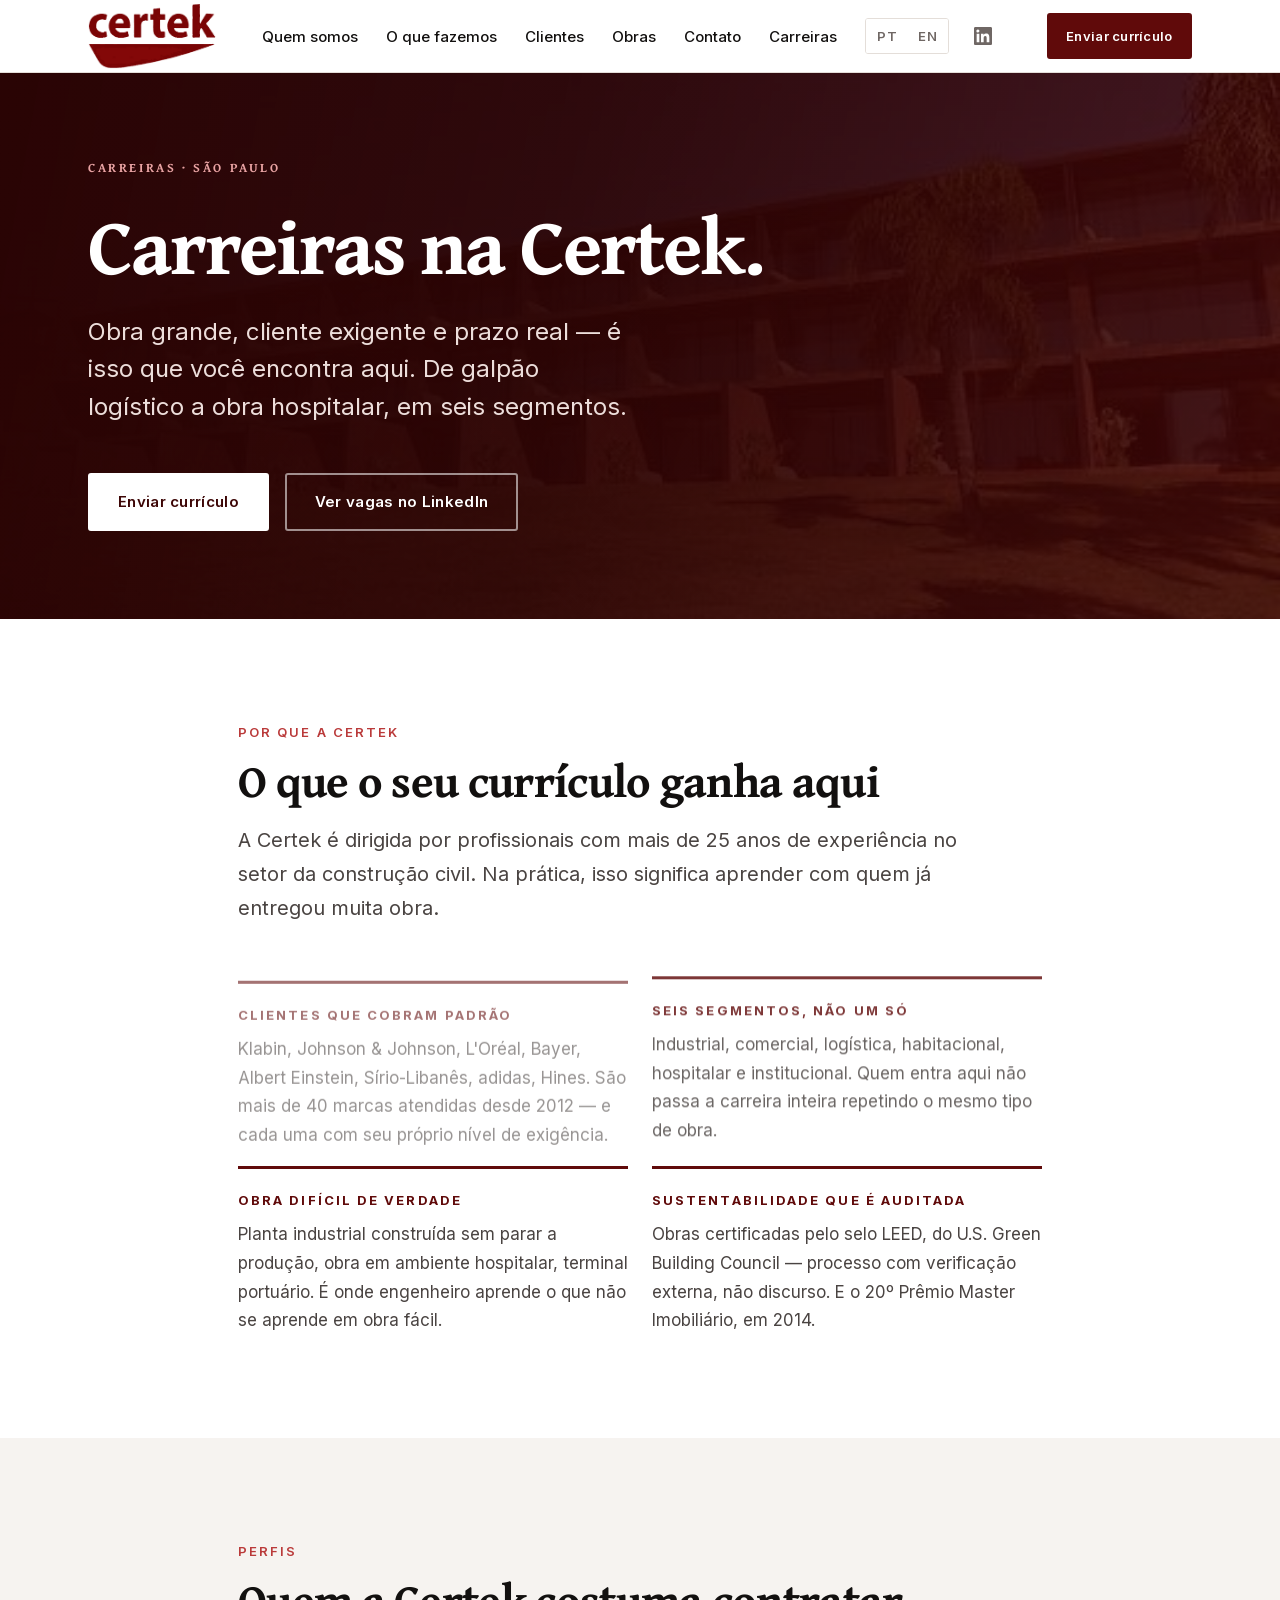
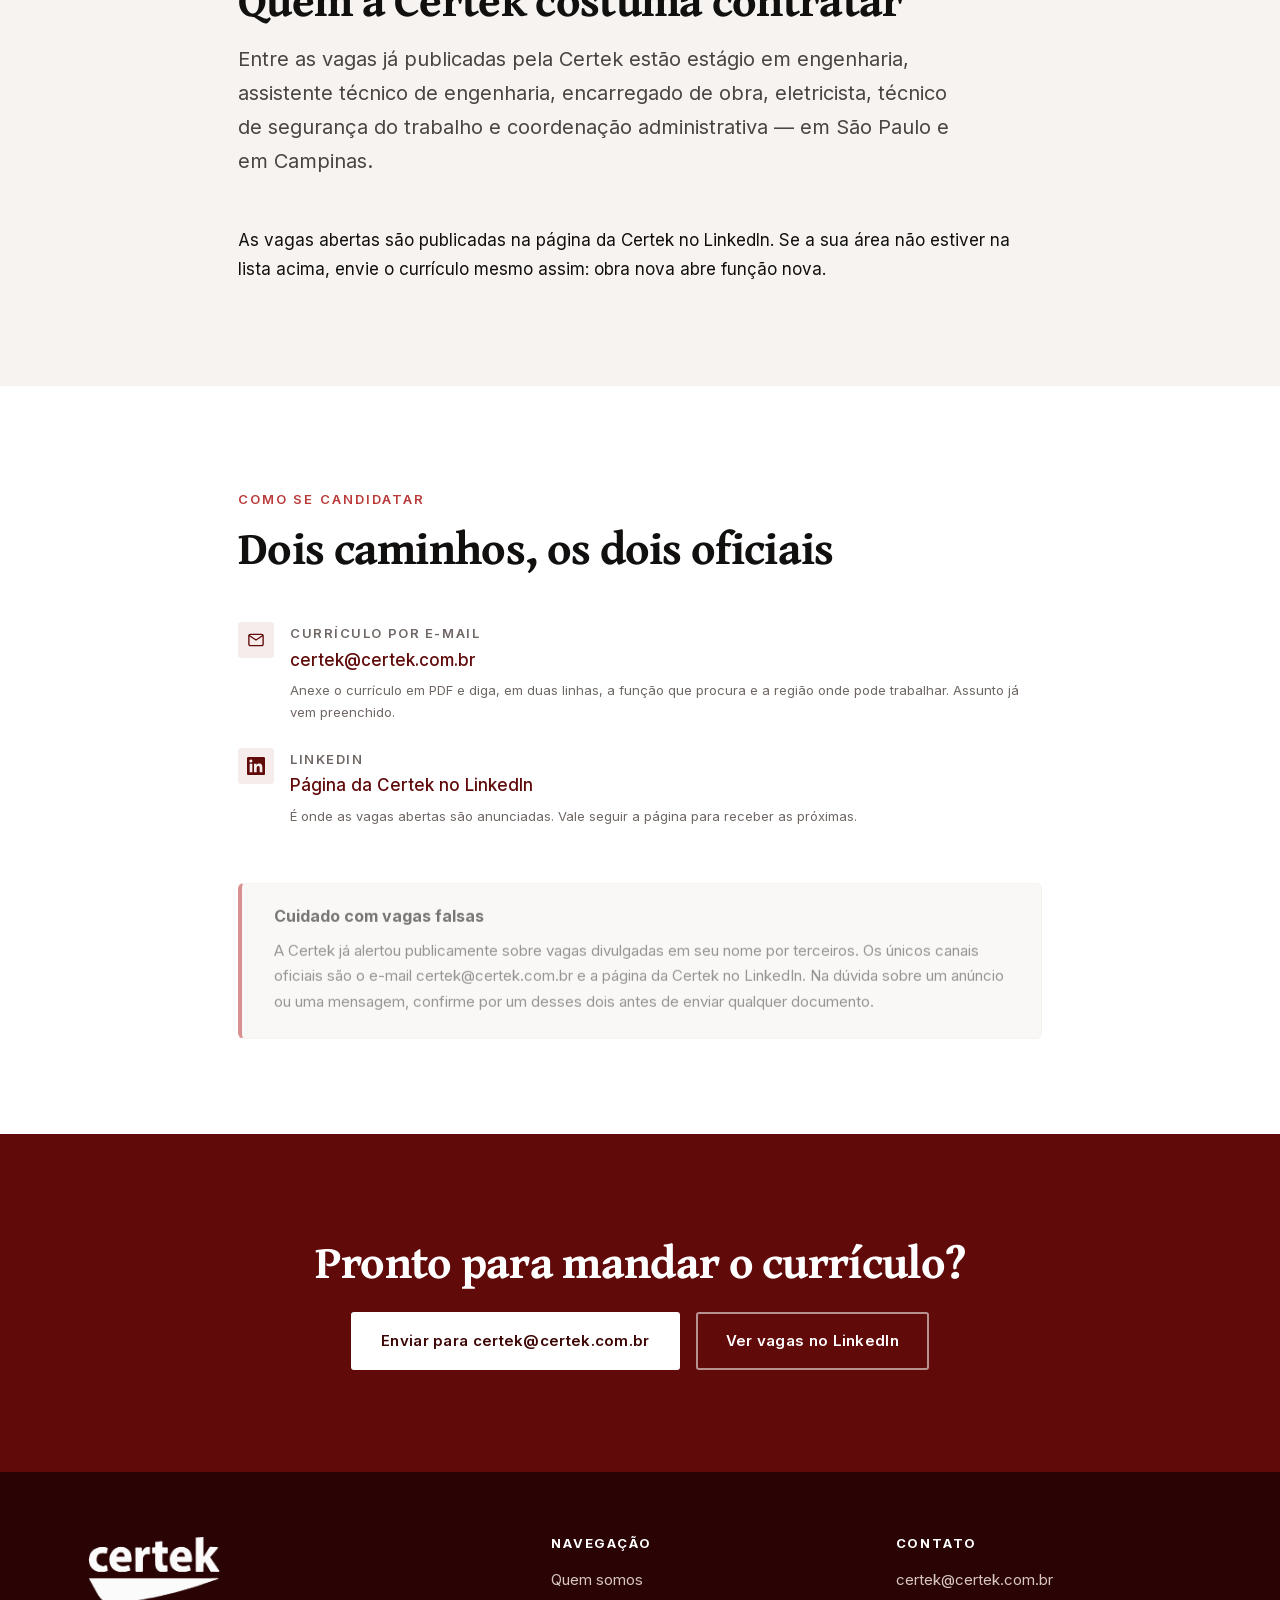
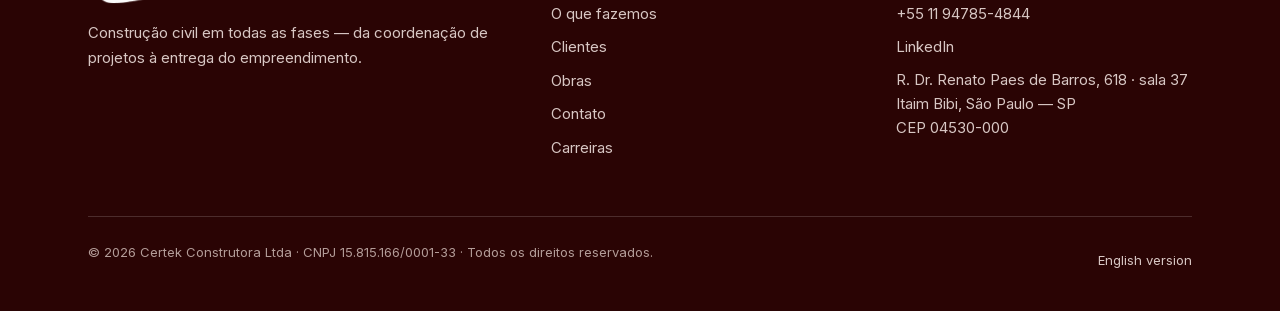
<file: trabalhe-conosco/index.html>
<!DOCTYPE html>
<html lang="pt-BR">
<head>
<meta charset="utf-8">
<meta name="viewport" content="width=device-width, initial-scale=1">
<title>Carreiras | Certek Construtora</title>
<!-- Endereço antigo da página de carreiras ("trabalhe conosco"). O GitHub
     Pages não faz redirect de servidor, então fica o meta refresh + canonical
     apontando para a rota nova. Não indexar. -->
<meta name="robots" content="noindex">
<meta http-equiv="refresh" content="0; url=../carreiras/">
<link rel="canonical" href="https://breno-helf.github.io/certek-landing/carreiras/">
</head>
<body>
<p>Esta página mudou de endereço: <a href="../carreiras/">breno-helf.github.io/certek-landing/carreiras/</a></p>
</body>
</html>
</file>
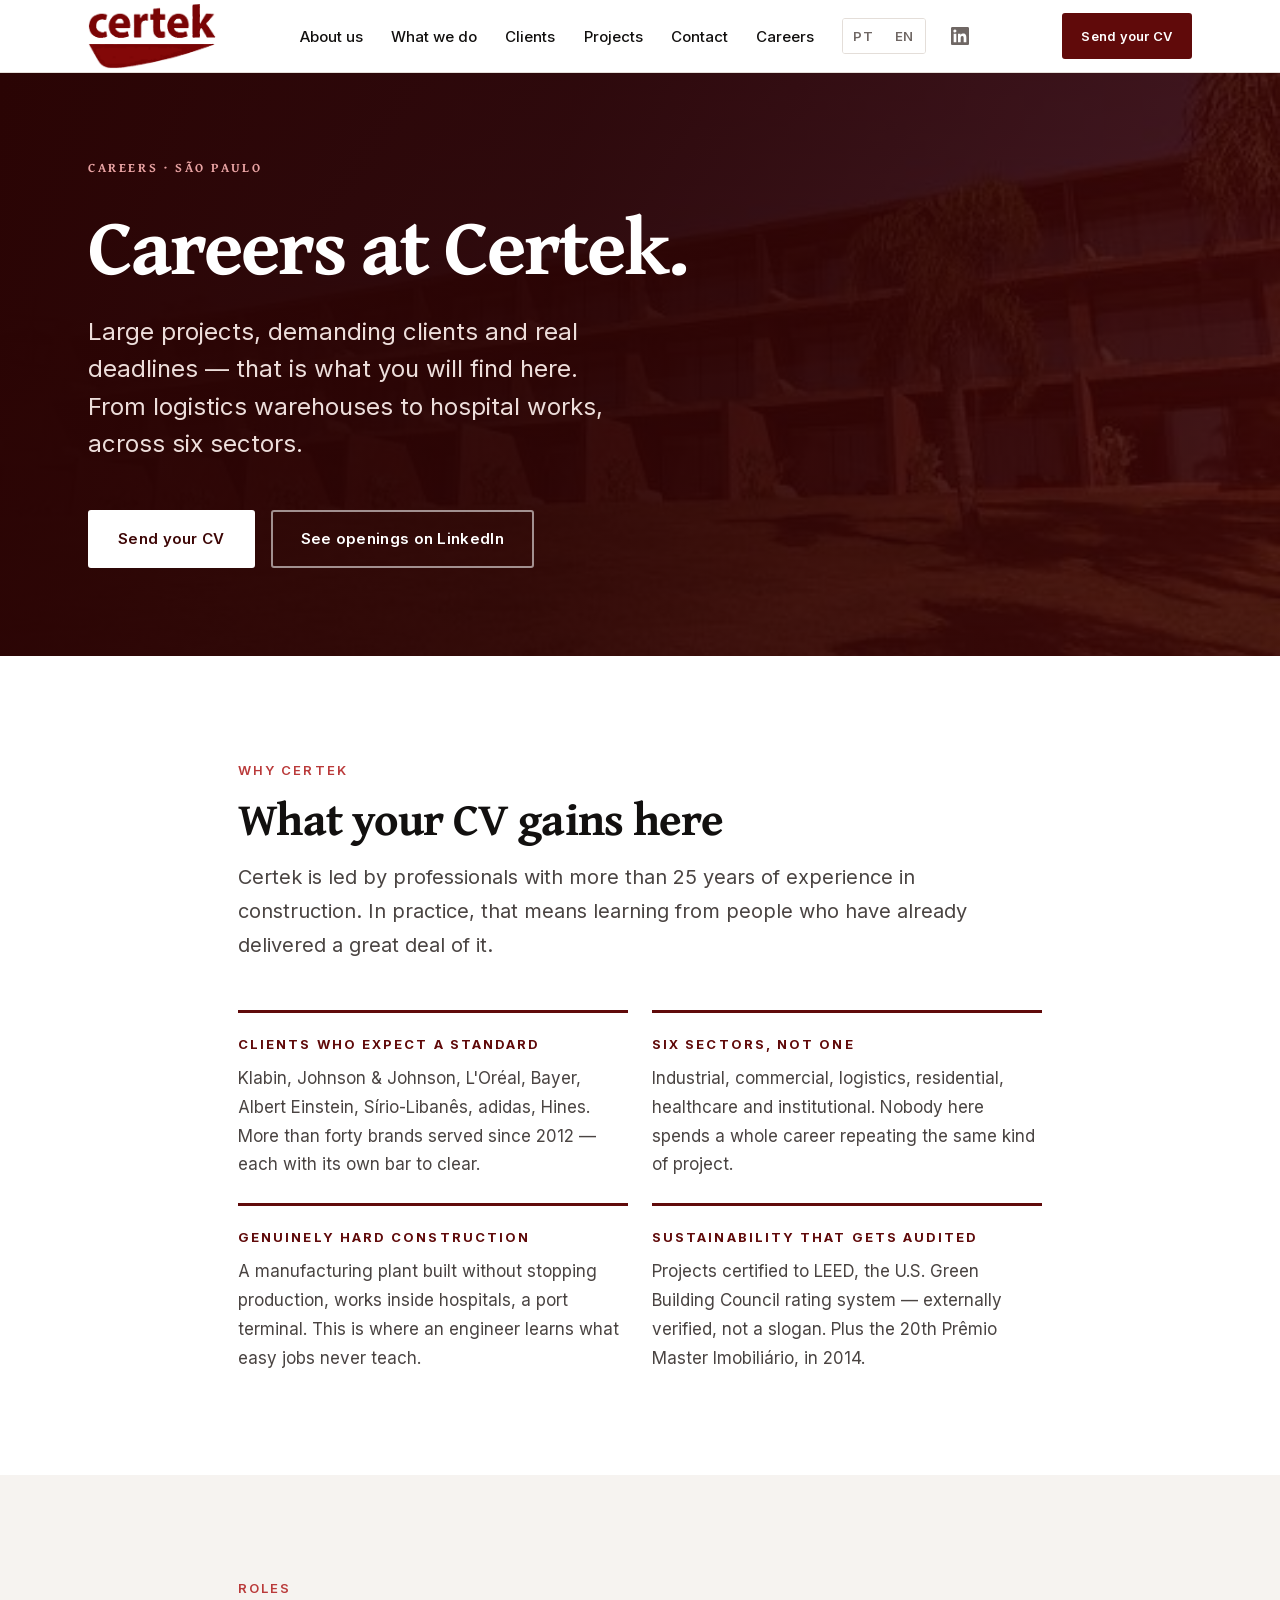
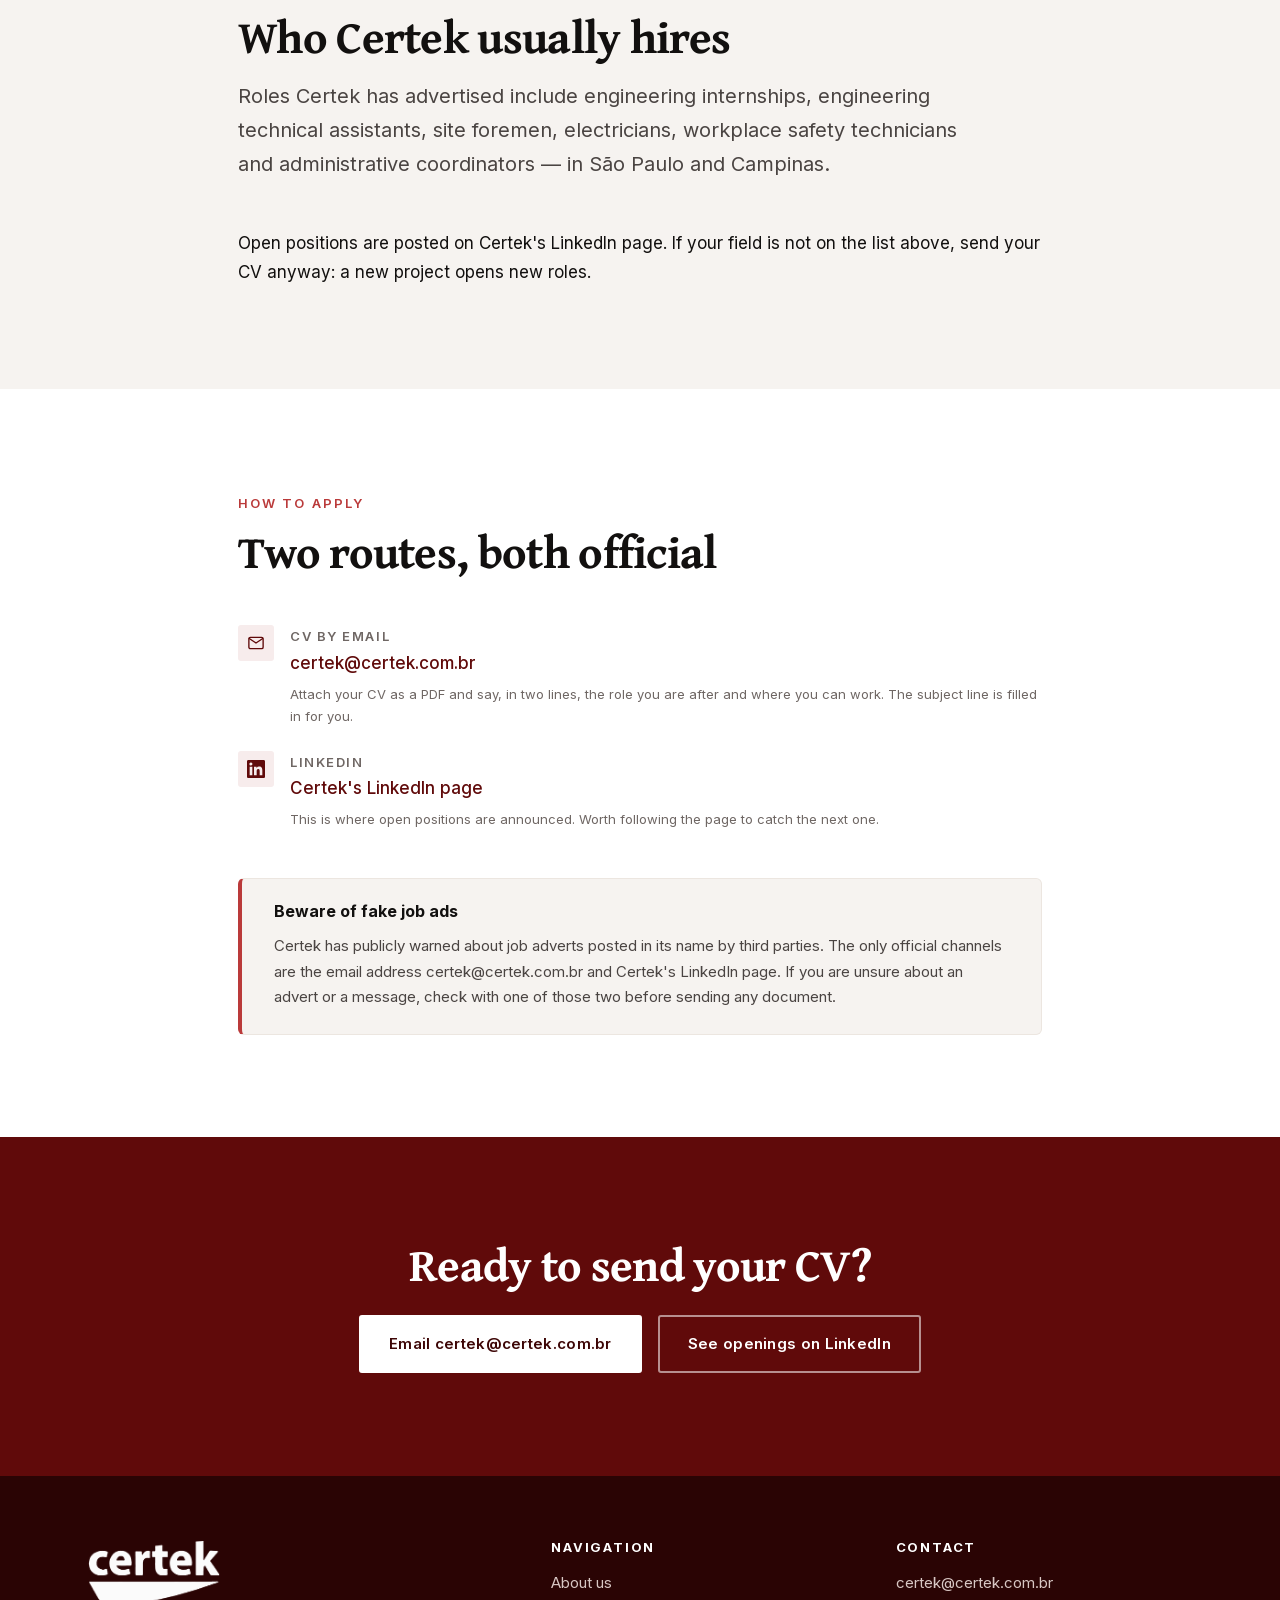
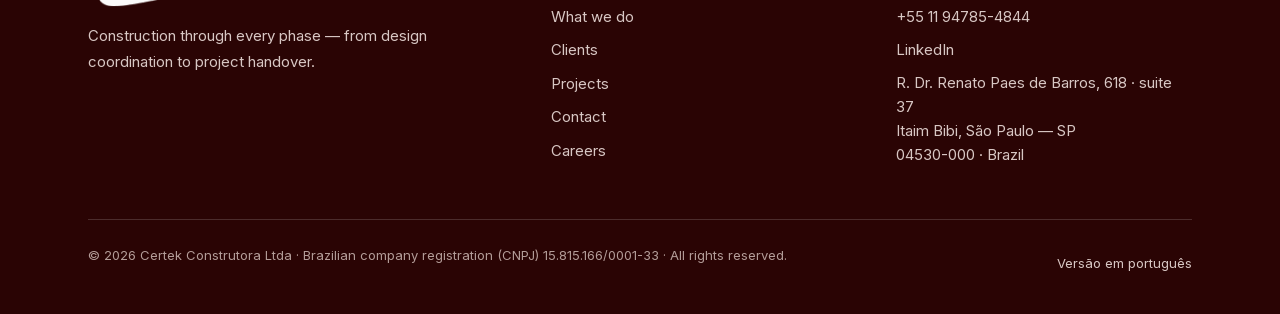
<file: en/careers/index.html>
<!DOCTYPE html>
<html lang="en">
<head>
<meta charset="utf-8">
<meta name="viewport" content="width=device-width, initial-scale=1">

<title>Careers | Certek Construtora</title>
<meta name="description" content="How to apply to Certek Construtora: send your CV to certek@certek.com.br or follow the openings on LinkedIn. Industrial, logistics and healthcare construction in São Paulo, Brazil.">

<link rel="canonical" href="https://breno-helf.github.io/certek-landing/en/careers/">
<link rel="alternate" hreflang="pt-BR" href="https://breno-helf.github.io/certek-landing/carreiras/">
<link rel="alternate" hreflang="en" href="https://breno-helf.github.io/certek-landing/en/careers/">
<link rel="alternate" hreflang="x-default" href="https://breno-helf.github.io/certek-landing/carreiras/">

<meta property="og:type" content="website">
<meta property="og:site_name" content="Certek Construtora">
<meta property="og:locale" content="en_US">
<meta property="og:locale:alternate" content="pt_BR">
<meta property="og:url" content="https://breno-helf.github.io/certek-landing/en/careers/">
<meta property="og:title" content="Careers — Certek Construtora">
<meta property="og:description" content="Send your CV to certek@certek.com.br or follow Certek's openings on LinkedIn.">
<meta property="og:image" content="https://breno-helf.github.io/certek-landing/assets/img/og-certek.jpg">
<meta property="og:image:width" content="1200">
<meta property="og:image:height" content="630">
<meta property="og:image:alt" content="Certek Construtora — industrial, logistics and healthcare construction in São Paulo">
<meta name="twitter:card" content="summary_large_image">

<link rel="icon" href="../../assets/img/favicon-32.png" sizes="32x32" type="image/png">
<link rel="icon" href="../../assets/img/favicon-512.png" sizes="512x512" type="image/png">
<link rel="apple-touch-icon" href="../../assets/img/apple-touch-icon.png">
<meta name="theme-color" content="#600a0a">

<link rel="preload" href="../../assets/fonts/gentium-700-latin.woff2" as="font" type="font/woff2" crossorigin>
<link rel="preload" href="../../assets/fonts/inter-latin.woff2" as="font" type="font/woff2" crossorigin>
<link rel="stylesheet" href="../../assets/css/fonts.css">
<link rel="stylesheet" href="../../assets/css/site.css">

<noscript><style>
@media (max-width: 900px) {
  .nav[hidden] { display: flex; position: static; box-shadow: none; padding-inline: 0; }
  .nav-toggle { display: none; }
}
</style></noscript>
<script type="application/ld+json">
{
  "@context": "https://schema.org",
  "@graph": [
    {
      "@type": ["GeneralContractor", "Organization"],
      "@id": "https://breno-helf.github.io/certek-landing/#org",
      "name": "Certek Construtora",
      "legalName": "Certek Construtora Ltda",
      "url": "https://breno-helf.github.io/certek-landing/",
      "taxID": "15.815.166/0001-33",
      "foundingDate": "2012-05-18",
      "sameAs": ["https://www.linkedin.com/company/certek-construtora/"]
    },
    {
      "@type": "WebPage",
      "@id": "https://breno-helf.github.io/certek-landing/en/careers/#page",
      "url": "https://breno-helf.github.io/certek-landing/en/careers/",
      "name": "Careers — Certek Construtora",
      "description": "How to apply for a role at Certek Construtora.",
      "isPartOf": { "@id": "https://breno-helf.github.io/certek-landing/#site" },
      "about": { "@id": "https://breno-helf.github.io/certek-landing/#org" },
      "inLanguage": "en"
    },
    {
      "@type": "BreadcrumbList",
      "itemListElement": [
        { "@type": "ListItem", "position": 1, "name": "Home", "item": "https://breno-helf.github.io/certek-landing/en/" },
        { "@type": "ListItem", "position": 2, "name": "Careers", "item": "https://breno-helf.github.io/certek-landing/en/careers/" }
      ]
    }
  ]
}
</script>
</head>

<body>
<a class="skip-link" href="#main" data-i18n="skip">Skip to content</a>

<header class="site-header">
  <div class="container site-header__inner">
    <a class="brand" href="../" aria-label="Certek Construtora — home">
      <img src="../../assets/img/logo-certek.png" alt="Certek Construtora" width="288" height="147">
    </a>

    <a class="btn btn--primary site-header__cta" href="#candidatar" data-i18n="nav.cta">Send your CV</a>

    <button class="nav-toggle" type="button" aria-expanded="false" aria-controls="nav">
      <span></span>
      <span class="visually-hidden" data-i18n="nav.toggle">Open menu</span>
    </button>

    <nav class="nav" id="nav" hidden aria-label="Main">
      <ul class="nav__list">
        <li><a class="nav__link" href="../#empresa" data-i18n="nav.about">About us</a></li>
        <li><a class="nav__link" href="../#servicos" data-i18n="nav.services">What we do</a></li>
        <li><a class="nav__link" href="../#clientes" data-i18n="nav.clients">Clients</a></li>
        <li><a class="nav__link" href="../#obras" data-i18n="nav.works">Projects</a></li>
        <li><a class="nav__link" href="../#contato" data-i18n="nav.contact">Contact</a></li>
        <li><a class="nav__link" href="./" aria-current="page" data-i18n="nav.careers">Careers</a></li>
      </ul>
      <div class="nav__aside">
        <div class="lang">
          <a class="lang__item" href="../../carreiras/" lang="pt-BR" hreflang="pt-BR">PT</a>
          <a class="lang__item" href="./" aria-current="page" lang="en" hreflang="en">EN</a>
        </div>
        <a class="social" href="https://www.linkedin.com/company/certek-construtora/" target="_blank" rel="noopener">
          <svg viewBox="0 0 24 24" fill="currentColor" aria-hidden="true"><path d="M20.45 20.45h-3.56v-5.57c0-1.33-.02-3.04-1.85-3.04-1.86 0-2.14 1.45-2.14 2.94v5.67H9.35V9h3.41v1.56h.05a3.74 3.74 0 0 1 3.37-1.85c3.6 0 4.27 2.37 4.27 5.46v6.28zM5.34 7.43a2.07 2.07 0 1 1 0-4.13 2.07 2.07 0 0 1 0 4.13zM7.12 20.45H3.55V9h3.57v11.45zM22.22 0H1.77C.79 0 0 .77 0 1.72v20.56C0 23.23.79 24 1.77 24h20.45c.98 0 1.78-.77 1.78-1.72V1.72C24 .77 23.2 0 22.22 0z"/></svg>
          <span class="visually-hidden" data-i18n="social.linkedin">Certek on LinkedIn</span>
        </a>
      </div>
    </nav>
  </div>
</header>

<main id="main" tabindex="-1">

  <section class="hero hero--compact">
    <div class="hero__media" role="presentation"></div>
    <div class="container">
      <div class="hero__inner">
        <h1 class="hero__title">
          <span class="hero__eyebrow" data-i18n="careers.eyebrow">Careers · São Paulo</span>
          <span data-i18n="careers.title">Careers at Certek.</span>
        </h1>
        <p class="hero__lead" data-i18n="careers.lead">
          Large projects, demanding clients and real deadlines — that is what
          you will find here. From logistics warehouses to hospital works,
          across six sectors.
        </p>
        <div class="hero__actions">
          <a class="btn btn--light" href="#candidatar" data-i18n="careers.cta1">Send your CV</a>
          <a class="btn btn--on-dark" href="https://www.linkedin.com/company/certek-construtora/jobs/" target="_blank" rel="noopener" data-i18n="careers.cta2">See openings on LinkedIn</a>
        </div>
      </div>
    </div>
  </section>

  <!-- Why Certek ------------------------------------------------------------ -->
  <section class="section" id="por-que">
    <div class="container container--narrow">
      <div class="section__head">
        <p class="section__eyebrow" data-i18n="careers.why.eyebrow">Why Certek</p>
        <h2 class="section__title" data-i18n="careers.why.title">What your CV gains here</h2>
        <p class="section__lead" data-i18n="careers.why.lead">
          Certek is led by professionals with more than 25 years of experience
          in construction. In practice, that means learning from people who have
          already delivered a great deal of it.
        </p>
      </div>

      <div class="grid grid--2">
        <div class="pillar" data-reveal>
          <h3 data-i18n="careers.why.1.title">Clients who expect a standard</h3>
          <p data-i18n="careers.why.1.text">
            Klabin, Johnson &amp; Johnson, L'Oréal, Bayer, Albert Einstein,
            Sírio-Libanês, adidas, Hines. More than forty brands served since
            2012 — each with its own bar to clear.
          </p>
        </div>
        <div class="pillar" data-reveal>
          <h3 data-i18n="careers.why.2.title">Six sectors, not one</h3>
          <p data-i18n="careers.why.2.text">
            Industrial, commercial, logistics, residential, healthcare and
            institutional. Nobody here spends a whole career repeating the same
            kind of project.
          </p>
        </div>
        <div class="pillar" data-reveal>
          <h3 data-i18n="careers.why.3.title">Genuinely hard construction</h3>
          <p data-i18n="careers.why.3.text">
            A manufacturing plant built without stopping production, works
            inside hospitals, a port terminal. This is where an engineer learns
            what easy jobs never teach.
          </p>
        </div>
        <div class="pillar" data-reveal>
          <h3 data-i18n="careers.why.4.title">Sustainability that gets audited</h3>
          <p data-i18n="careers.why.4.text">
            Projects certified to LEED, the U.S. Green Building Council rating
            system — externally verified, not a slogan. Plus the 20th Prêmio
            Master Imobiliário, in 2014.
          </p>
        </div>
      </div>
    </div>
  </section>

  <!-- Roles ----------------------------------------------------------------- -->
  <section class="section section--sand" id="perfis">
    <div class="container container--narrow">
      <div class="section__head">
        <p class="section__eyebrow" data-i18n="careers.roles.eyebrow">Roles</p>
        <h2 class="section__title" data-i18n="careers.roles.title">Who Certek usually hires</h2>
        <p class="section__lead" data-i18n="careers.roles.lead">
          Roles Certek has advertised include engineering internships,
          engineering technical assistants, site foremen, electricians,
          workplace safety technicians and administrative coordinators — in São
          Paulo and Campinas.
        </p>
      </div>

      <p data-i18n="careers.roles.note">
        Open positions are posted on Certek's LinkedIn page. If your field is
        not on the list above, send your CV anyway: a new project opens new
        roles.
      </p>
    </div>
  </section>

  <!-- How to apply ---------------------------------------------------------- -->
  <section class="section" id="candidatar">
    <div class="container container--narrow">
      <div class="section__head">
        <p class="section__eyebrow" data-i18n="careers.apply.eyebrow">How to apply</p>
        <h2 class="section__title" data-i18n="careers.apply.title">Two routes, both official</h2>
      </div>

      <div class="contact__channels">
        <div class="channel">
          <span class="channel__icon" aria-hidden="true">
            <svg viewBox="0 0 24 24" fill="none" stroke="currentColor" stroke-width="1.8" stroke-linecap="round" stroke-linejoin="round"><rect x="2.5" y="4.5" width="19" height="15" rx="2"/><path d="m3 6 9 6 9-6"/></svg>
          </span>
          <span>
            <span class="channel__label" data-i18n="careers.apply.email">CV by email</span>
            <a href="mailto:certek@certek.com.br?subject=Careers%20-%20CV" data-i18n="careers.apply.emaillink">certek@certek.com.br</a>
            <span class="field__hint" data-i18n="careers.apply.emailhint">Attach your CV as a PDF and say, in two lines, the role you are after and where you can work. The subject line is filled in for you.</span>
          </span>
        </div>

        <div class="channel">
          <span class="channel__icon" aria-hidden="true">
            <svg viewBox="0 0 24 24" fill="currentColor" aria-hidden="true"><path d="M20.45 20.45h-3.56v-5.57c0-1.33-.02-3.04-1.85-3.04-1.86 0-2.14 1.45-2.14 2.94v5.67H9.35V9h3.41v1.56h.05a3.74 3.74 0 0 1 3.37-1.85c3.6 0 4.27 2.37 4.27 5.46v6.28zM5.34 7.43a2.07 2.07 0 1 1 0-4.13 2.07 2.07 0 0 1 0 4.13zM7.12 20.45H3.55V9h3.57v11.45zM22.22 0H1.77C.79 0 0 .77 0 1.72v20.56C0 23.23.79 24 1.77 24h20.45c.98 0 1.78-.77 1.78-1.72V1.72C24 .77 23.2 0 22.22 0z"/></svg>
          </span>
          <span>
            <span class="channel__label" data-i18n="careers.apply.linkedin">LinkedIn</span>
            <a href="https://www.linkedin.com/company/certek-construtora/" target="_blank" rel="noopener" data-i18n="careers.apply.linkedinlink">Certek's LinkedIn page</a>
            <span class="field__hint" data-i18n="careers.apply.linkedinhint">This is where open positions are announced. Worth following the page to catch the next one.</span>
          </span>
        </div>
      </div>

      <!-- Fraud notice. Certek has publicly warned about fake job ads posted in
           its name; the official page is the right place to state which
           channels are real. -->
      <div class="notice" data-reveal>
        <h3 data-i18n="careers.fraud.title">Beware of fake job ads</h3>
        <p data-i18n="careers.fraud.text">
          Certek has publicly warned about job adverts posted in its name by
          third parties. The only official channels are the email address
          certek@certek.com.br and Certek's LinkedIn page. If you are unsure
          about an advert or a message, check with one of those two before
          sending any document.
        </p>
      </div>
    </div>
  </section>

  <section class="section cta-band">
    <div class="container container--narrow">
      <h2 data-i18n="careers.cta.title">Ready to send your CV?</h2>
      <div class="cta-band__actions">
        <a class="btn btn--light" href="mailto:certek@certek.com.br?subject=Careers%20-%20CV" data-i18n="careers.cta.primary">Email certek@certek.com.br</a>
        <a class="btn btn--on-dark" href="https://www.linkedin.com/company/certek-construtora/jobs/" target="_blank" rel="noopener" data-i18n="careers.cta2">See openings on LinkedIn</a>
      </div>
    </div>
  </section>
</main>

<footer class="site-footer">
  <div class="container">
    <div class="site-footer__top">
      <div>
        <img src="../../assets/img/logo-certek-branco.png" alt="Certek Construtora" width="288" height="147" loading="lazy">
        <p data-i18n="footer.tagline">
          Construction through every phase — from design coordination to
          project handover.
        </p>
      </div>

      <div>
        <h3 data-i18n="footer.nav">Navigation</h3>
        <ul>
          <li><a href="../#empresa" data-i18n="nav.about">About us</a></li>
          <li><a href="../#servicos" data-i18n="nav.services">What we do</a></li>
          <li><a href="../#clientes" data-i18n="nav.clients">Clients</a></li>
          <li><a href="../#obras" data-i18n="nav.works">Projects</a></li>
          <li><a href="../#contato" data-i18n="nav.contact">Contact</a></li>
          <li><a href="./" data-i18n="footer.careers">Careers</a></li>
        </ul>
      </div>

      <div>
        <h3 data-i18n="footer.contact">Contact</h3>
        <ul>
          <li><a href="mailto:certek@certek.com.br?subject=Enquiry%20from%20the%20website">certek@certek.com.br</a></li>
          <li><a href="tel:+5511947854844">+55 11 94785-4844</a></li>
          <li><a href="https://www.linkedin.com/company/certek-construtora/" target="_blank" rel="noopener">LinkedIn</a></li>
        </ul>
        <address>
          R. Dr. Renato Paes de Barros, 618 · suite 37<br>
          Itaim Bibi, São Paulo — SP<br>
          04530-000 · Brazil
        </address>
      </div>
    </div>

    <div class="site-footer__bottom">
      <p data-i18n="footer.legal">© 2026 Certek Construtora Ltda · Brazilian company registration (CNPJ) 15.815.166/0001-33 · All rights reserved.</p>
      <p><a href="../../carreiras/" hreflang="pt-BR" lang="pt-BR">Versão em português</a></p>
    </div>
  </div>
</footer>

<script src="../../assets/js/site.js" defer></script>
</body>
</html>
</file>
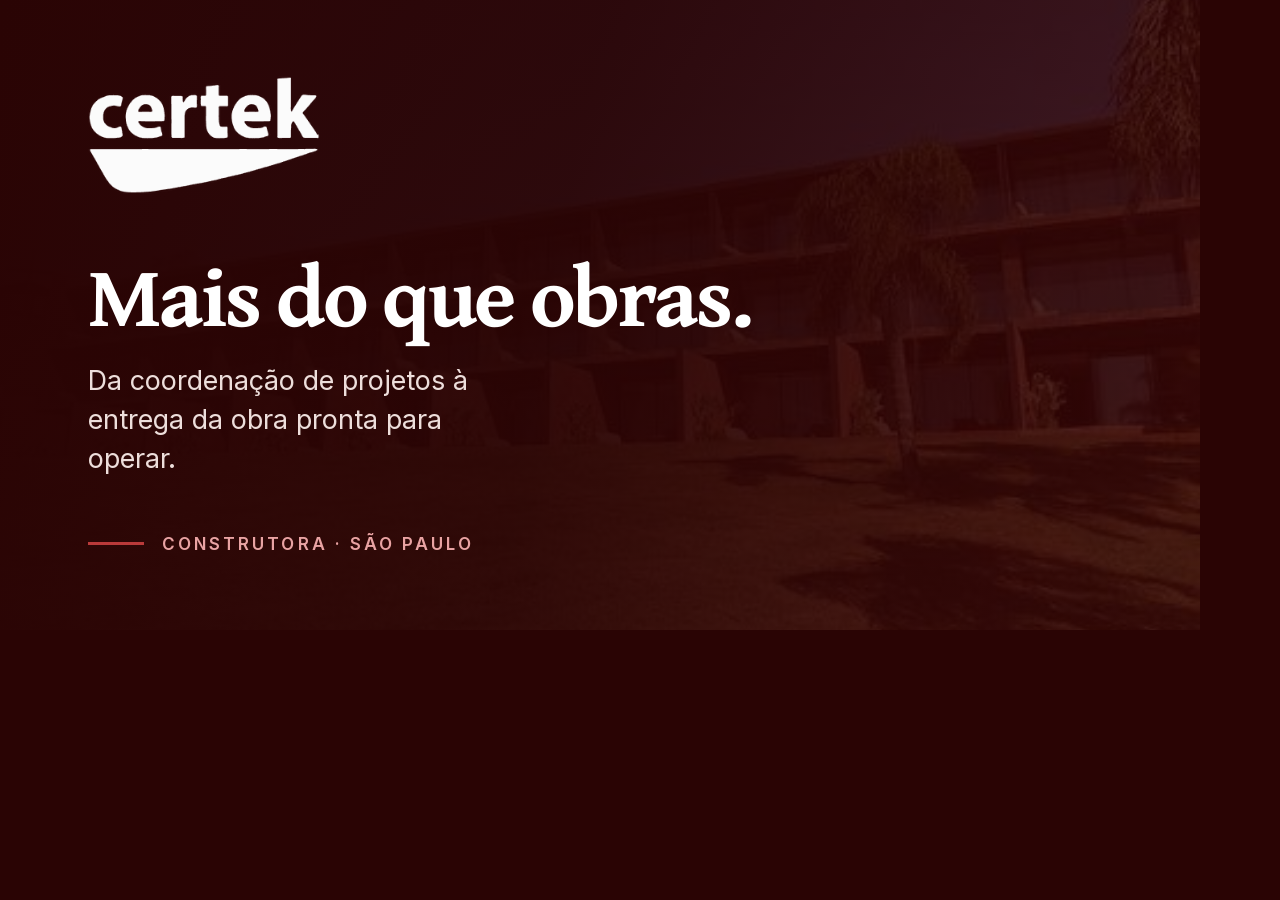
<file: scripts/og-image.html>
<!DOCTYPE html>
<!--
  Fonte do og:image (1200x630). Não é servido ao público — existe só para ser
  renderizado por scripts/make-og-image.sh com o Chrome headless.
  Os caminhos são relativos a este arquivo, para funcionar via file://.
-->
<html lang="pt-BR">
<head>
<meta charset="utf-8">
<link rel="stylesheet" href="../assets/css/fonts.css">
<style>
  * { margin: 0; padding: 0; box-sizing: border-box; }

  body {
    width: 1200px;
    height: 630px;
    overflow: hidden;
    position: relative;
    background: #2a0404;
    font-family: Inter, sans-serif;
    color: #fff;
  }

  .photo {
    position: absolute;
    inset: 0;
    background: url("../assets/img/obras/clara-resorts-1.jpg") center / cover;
    opacity: 0.3;
  }

  .veil {
    position: absolute;
    inset: 0;
    background: linear-gradient(100deg, #2a0404 0%, rgba(42, 4, 4, 0.88) 46%, rgba(61, 6, 6, 0.5) 100%);
  }

  .inner {
    position: relative;
    height: 100%;
    padding: 76px 88px;
    display: flex;
    flex-direction: column;
    justify-content: space-between;
  }

  .logo { width: 232px; }

  h1 {
    font-family: "Gentium Book Plus", Georgia, serif;
    font-size: 86px;
    line-height: 1.04;
    letter-spacing: -0.03em;
    margin-bottom: 22px;
  }

  p {
    font-size: 27px;
    line-height: 1.45;
    color: #eddedb;
    max-width: 24ch;
  }

  .rule {
    display: flex;
    align-items: center;
    gap: 18px;
    font-size: 17px;
    font-weight: 600;
    letter-spacing: 0.18em;
    text-transform: uppercase;
    color: #e9a3a3;
  }

  .rule::before {
    content: "";
    width: 56px;
    height: 3px;
    background: #ba3a3a;
  }
</style>
</head>
<body>
  <div class="photo"></div>
  <div class="veil"></div>
  <div class="inner">
    <img class="logo" src="../assets/img/logo-certek-branco.png" alt="">
    <div>
      <h1>Mais do que obras.</h1>
      <p>Da coordenação de projetos à entrega da obra pronta para operar.</p>
    </div>
    <div class="rule">Construtora · São Paulo</div>
  </div>
</body>
</html>
</file>
<file: assets/css/fonts.css>
/* Gerado por scripts/fetch-fonts.py — não editar à mão. */

@font-face {
  font-family: 'Gentium Book Plus';
  font-style: normal;
  font-weight: 400;
  font-display: swap;
  src: url('../fonts/gentium-400-latin-ext.woff2') format('woff2');
  unicode-range: U+0100-02BA, U+02BD-02C5, U+02C7-02CC, U+02CE-02D7, U+02DD-02FF, U+0304, U+0308, U+0329, U+1D00-1DBF, U+1E00-1E9F, U+1EF2-1EFF, U+2020, U+20A0-20AB, U+20AD-20C0, U+2113, U+2C60-2C7F, U+A720-A7FF;
}

@font-face {
  font-family: 'Gentium Book Plus';
  font-style: normal;
  font-weight: 400;
  font-display: swap;
  src: url('../fonts/gentium-400-latin.woff2') format('woff2');
  unicode-range: U+0000-00FF, U+0131, U+0152-0153, U+02BB-02BC, U+02C6, U+02DA, U+02DC, U+0304, U+0308, U+0329, U+2000-206F, U+20AC, U+2122, U+2191, U+2193, U+2212, U+2215, U+FEFF, U+FFFD;
}

@font-face {
  font-family: 'Gentium Book Plus';
  font-style: normal;
  font-weight: 700;
  font-display: swap;
  src: url('../fonts/gentium-700-latin-ext.woff2') format('woff2');
  unicode-range: U+0100-02BA, U+02BD-02C5, U+02C7-02CC, U+02CE-02D7, U+02DD-02FF, U+0304, U+0308, U+0329, U+1D00-1DBF, U+1E00-1E9F, U+1EF2-1EFF, U+2020, U+20A0-20AB, U+20AD-20C0, U+2113, U+2C60-2C7F, U+A720-A7FF;
}

@font-face {
  font-family: 'Gentium Book Plus';
  font-style: normal;
  font-weight: 700;
  font-display: swap;
  src: url('../fonts/gentium-700-latin.woff2') format('woff2');
  unicode-range: U+0000-00FF, U+0131, U+0152-0153, U+02BB-02BC, U+02C6, U+02DA, U+02DC, U+0304, U+0308, U+0329, U+2000-206F, U+20AC, U+2122, U+2191, U+2193, U+2212, U+2215, U+FEFF, U+FFFD;
}

@font-face {
  font-family: 'Inter';
  font-style: normal;
  font-weight: 400 700;
  font-display: swap;
  src: url('../fonts/inter-latin-ext.woff2') format('woff2');
  unicode-range: U+0100-02BA, U+02BD-02C5, U+02C7-02CC, U+02CE-02D7, U+02DD-02FF, U+0304, U+0308, U+0329, U+1D00-1DBF, U+1E00-1E9F, U+1EF2-1EFF, U+2020, U+20A0-20AB, U+20AD-20C0, U+2113, U+2C60-2C7F, U+A720-A7FF;
}

@font-face {
  font-family: 'Inter';
  font-style: normal;
  font-weight: 400 700;
  font-display: swap;
  src: url('../fonts/inter-latin.woff2') format('woff2');
  unicode-range: U+0000-00FF, U+0131, U+0152-0153, U+02BB-02BC, U+02C6, U+02DA, U+02DC, U+0304, U+0308, U+0329, U+2000-206F, U+20AC, U+2122, U+2191, U+2193, U+2212, U+2215, U+FEFF, U+FFFD;
}
</file>
<file: assets/css/site.css>
/* ==========================================================================
   Certek Construtora — folha de estilo única
   Sem framework, sem build. Tokens em :root, componentes por seção.
   ========================================================================== */

/* --------------------------------------------------------------------------
   1. Tokens
   -------------------------------------------------------------------------- */

:root {
  /* Cor — vinho extraído do logo e do site atual.
     Contraste verificado: #600a0a sobre branco = 13,6:1 (AAA).
     #ba3a3a sobre branco = 5,6:1 — AA para texto normal, por isso só é usado
     em acentos e títulos, nunca em corpo de texto pequeno. */
  --wine: #600a0a;
  --wine-deep: #3d0606;
  --wine-darker: #2a0404;
  --wine-bright: #8b1414;
  --clay: #ba3a3a;

  --ink: #12100f;
  --ink-soft: #4a4442;
  --ink-faint: #6f6764;

  --paper: #ffffff;
  --sand: #f6f3f0;
  --sand-deep: #ece6e0;
  --line: #e4ded9;
  /* Borda de campo de formulário precisa de 3:1 contra o fundo (WCAG 1.4.11).
     --line dá 1,33:1 — serve para separar seções, não para delimitar controle. */
  --line-field: #8c8178;
  --line-dark: rgba(255, 255, 255, 0.16);

  /* Verde do WhatsApp escurecido até passar em contraste: o verde oficial
     (#25d366) dá 1,7:1 sobre branco e não serve para texto nem para borda.
     #0a6b5c sobre --sand = 5,7:1 (AA); branco sobre #0a6b5c = 6,3:1. */
  --whatsapp: #0a6b5c;
  --whatsapp-deep: #085346;

  /* Tipografia */
  --font-display: "Gentium Book Plus", Georgia, "Times New Roman", serif;
  --font-body: Inter, -apple-system, BlinkMacSystemFont, "Segoe UI", Roboto, sans-serif;

  --fs-display: clamp(2.75rem, 7vw, 5rem);
  --fs-h2: clamp(1.875rem, 3.6vw, 3rem);
  --fs-h3: 1.375rem;
  --fs-lead: clamp(1.0625rem, 1.6vw, 1.25rem);
  --fs-body: 1.0625rem;
  --fs-small: 0.9375rem;
  --fs-micro: 0.8125rem;

  /* Espaçamento */
  --sp-1: 0.5rem;
  --sp-2: 0.75rem;
  --sp-3: 1rem;
  --sp-4: 1.5rem;
  --sp-5: 2rem;
  --sp-6: 3rem;
  --sp-7: 4rem;

  --section-y: clamp(3.5rem, 8vw, 7rem);
  --gutter: clamp(1.25rem, 4vw, 3rem);
  --measure: 62ch;
  --radius: 3px;
  --radius-lg: 6px;

  --shadow-card: 0 1px 2px rgba(18, 16, 15, 0.04), 0 8px 28px rgba(18, 16, 15, 0.07);
  --shadow-lift: 0 2px 4px rgba(18, 16, 15, 0.06), 0 18px 46px rgba(18, 16, 15, 0.13);

  --ease: cubic-bezier(0.22, 0.61, 0.36, 1);
}

/* --------------------------------------------------------------------------
   2. Reset e base
   -------------------------------------------------------------------------- */

*,
*::before,
*::after {
  box-sizing: border-box;
}

html {
  -webkit-text-size-adjust: 100%;
  scroll-behavior: smooth;
  /* compensa o header fixo quando se navega por âncora */
  scroll-padding-top: 5.5rem;
}

body {
  margin: 0;
  background: var(--paper);
  color: var(--ink);
  font-family: var(--font-body);
  font-size: var(--fs-body);
  line-height: 1.7;
  -webkit-font-smoothing: antialiased;
  text-rendering: optimizeLegibility;
  overflow-x: hidden;
}

h1,
h2,
h3,
h4 {
  font-family: var(--font-display);
  font-weight: 700;
  line-height: 1.12;
  letter-spacing: -0.015em;
  margin: 0 0 var(--sp-3);
  text-wrap: balance;
}

p {
  margin: 0 0 var(--sp-3);
  text-wrap: pretty;
}

p:last-child {
  margin-bottom: 0;
}

a {
  color: var(--wine);
  text-underline-offset: 0.18em;
}

img {
  max-width: 100%;
  height: auto;
  display: block;
}

ul,
ol {
  margin: 0;
  padding: 0;
  list-style: none;
}

:focus-visible {
  outline: 3px solid var(--clay);
  outline-offset: 3px;
  border-radius: 2px;
}

/* fundo escuro precisa de foco claro para continuar visível */
.hero :focus-visible,
.site-footer :focus-visible,
.cta-band :focus-visible {
  outline-color: #ffd9d9;
}

::selection {
  background: var(--wine);
  color: #fff;
}

.skip-link {
  position: absolute;
  left: var(--sp-3);
  top: -100%;
  z-index: 999;
  padding: var(--sp-2) var(--sp-4);
  background: var(--wine);
  color: #fff;
  font-weight: 600;
  text-decoration: none;
  border-radius: 0 0 var(--radius) var(--radius);
  transition: top 0.15s var(--ease);
}

.skip-link:focus {
  top: 0;
}

main:focus {
  outline: none;
}

.visually-hidden {
  position: absolute;
  width: 1px;
  height: 1px;
  margin: -1px;
  padding: 0;
  overflow: hidden;
  clip: rect(0 0 0 0);
  clip-path: inset(50%);
  white-space: nowrap;
}

/* --------------------------------------------------------------------------
   3. Layout
   -------------------------------------------------------------------------- */

.container {
  width: 100%;
  max-width: 1200px;
  margin-inline: auto;
  padding-inline: var(--gutter);
}

.container--narrow {
  max-width: 900px;
}

.section {
  padding-block: var(--section-y);
}

.section--sand {
  background: var(--sand);
}

.section--dark {
  background: var(--wine-deep);
  color: #f3ebe9;
}

.section__eyebrow {
  font-family: var(--font-body);
  font-size: var(--fs-micro);
  font-weight: 600;
  letter-spacing: 0.16em;
  text-transform: uppercase;
  color: var(--clay);
  margin: 0 0 var(--sp-2);
}

.section--dark .section__eyebrow {
  color: #e9a3a3;
}

.section__title {
  font-size: var(--fs-h2);
  margin-bottom: var(--sp-3);
}

.section__lead {
  font-size: var(--fs-lead);
  color: var(--ink-soft);
  max-width: var(--measure);
  margin-bottom: 0;
}

.section--dark .section__lead {
  color: #ddc9c6;
}

.section__head {
  margin-bottom: var(--sp-6);
}

.section__head--center {
  text-align: center;
}

.section__head--center .section__lead {
  margin-inline: auto;
}

.grid {
  display: grid;
  gap: var(--sp-4);
}

.grid--2 {
  grid-template-columns: repeat(2, minmax(0, 1fr));
}

.grid--3 {
  grid-template-columns: repeat(3, minmax(0, 1fr));
}

/* --------------------------------------------------------------------------
   4. Botões
   -------------------------------------------------------------------------- */

.btn {
  display: inline-flex;
  align-items: center;
  justify-content: center;
  gap: var(--sp-2);
  padding: 0.9rem 1.75rem;
  border: 2px solid transparent;
  border-radius: var(--radius);
  font-family: var(--font-body);
  font-size: var(--fs-small);
  font-weight: 600;
  letter-spacing: 0.02em;
  text-decoration: none;
  cursor: pointer;
  transition: background-color 0.18s var(--ease), color 0.18s var(--ease),
    border-color 0.18s var(--ease), transform 0.18s var(--ease);
}

.btn:hover {
  transform: translateY(-2px);
}

.btn--primary {
  background: var(--wine);
  border-color: var(--wine);
  color: #fff;
}

.btn--primary:hover {
  background: var(--wine-bright);
  border-color: var(--wine-bright);
}

.btn--on-dark {
  background: transparent;
  border-color: rgba(255, 255, 255, 0.55);
  color: #fff;
}

.btn--on-dark:hover {
  background: #fff;
  border-color: #fff;
  color: var(--wine-deep);
}

.btn--light {
  background: #fff;
  border-color: #fff;
  color: var(--wine-deep);
}

.btn--light:hover {
  background: #ffe9e9;
  border-color: #ffe9e9;
}

/* Botão do WhatsApp no bloco de contato: contorno verde discreto, que só
   preenche no hover — o botão cheio da seção continua sendo o "Enviar
   mensagem" (--wine), e dois botões sólidos ali brigariam.
   O seletor é composto (.btn.btn--whatsapp) de propósito: dentro de .channel
   valem `.channel a { font-weight: 500 }` e `.channel a:hover { text-decoration:
   underline }`, que têm especificidade maior que um modificador de classe só. */
.btn.btn--whatsapp {
  background: transparent;
  border-color: var(--whatsapp);
  color: var(--whatsapp);
  font-weight: 600;
  text-decoration: none;
}

.btn.btn--whatsapp:hover,
.btn.btn--whatsapp:focus-visible {
  background: var(--whatsapp);
  border-color: var(--whatsapp);
  color: #fff;
  text-decoration: none;
}

.btn.btn--whatsapp:active {
  background: var(--whatsapp-deep);
  border-color: var(--whatsapp-deep);
}

/* o glifo acompanha o corpo do texto; flex-shrink evita que ele seja
   espremido quando o rótulo é longo numa tela estreita */
.btn--whatsapp svg {
  width: 1.1em;
  height: 1.1em;
  flex-shrink: 0;
}

/* --------------------------------------------------------------------------
   5. Header
   -------------------------------------------------------------------------- */

.site-header {
  position: sticky;
  top: 0;
  z-index: 100;
  background: rgba(255, 255, 255, 0.94);
  border-bottom: 1px solid var(--line);
}

.site-header__inner {
  display: flex;
  align-items: center;
  justify-content: space-between;
  gap: var(--sp-4);
  min-height: 4.5rem;
}

.brand {
  display: inline-flex;
  align-items: center;
  flex-shrink: 0;
}

.brand img {
  width: 128px;
  height: auto;
}

.nav {
  display: flex;
  align-items: center;
  gap: clamp(1rem, 2.2vw, 2rem);
}

.nav__list {
  display: flex;
  align-items: center;
  gap: clamp(1rem, 2.2vw, 2rem);
}

.nav__link {
  position: relative;
  color: var(--ink);
  font-size: var(--fs-small);
  font-weight: 500;
  text-decoration: none;
  padding-block: 0.35rem;
  white-space: nowrap;
}

.nav__link::after {
  content: "";
  position: absolute;
  left: 0;
  bottom: 0;
  width: 0;
  height: 2px;
  background: var(--wine);
  transition: width 0.2s var(--ease);
}

.nav__link:hover::after {
  width: 100%;
}

.nav__aside {
  display: flex;
  align-items: center;
  gap: var(--sp-3);
}

/* alternador de idioma */
.lang {
  display: inline-flex;
  align-items: center;
  border: 1px solid var(--line);
  border-radius: var(--radius);
  overflow: hidden;
  font-size: var(--fs-micro);
  font-weight: 600;
  letter-spacing: 0.06em;
}

.lang__item {
  padding: 0.4rem 0.65rem;
  text-decoration: none;
  color: var(--ink-faint);
  background: var(--paper);
  transition: background-color 0.15s var(--ease), color 0.15s var(--ease);
}

.lang__item:hover {
  background: var(--sand);
  color: var(--wine);
}

.lang__item[aria-current="true"] {
  background: var(--wine);
  color: #fff;
}

.social {
  display: inline-flex;
  align-items: center;
  justify-content: center;
  width: 2.25rem;
  height: 2.25rem;
  border-radius: var(--radius);
  color: var(--ink-faint);
  transition: color 0.15s var(--ease), background-color 0.15s var(--ease);
}

.social svg {
  width: 1.125rem;
  height: 1.125rem;
}

.social:hover {
  color: var(--wine);
  background: var(--sand);
}

/* CTA permanente. Fica fora do <nav> recolhível de propósito: entre o herói e a
   faixa final há muita rolagem sem nenhum botão de ação na tela.
   A ordem é explícita porque no DOM ele vem antes do <nav> (para no mobile
   ficar ao lado do hamburguer), mas no desktop deve aparecer depois do menu. */
.brand {
  order: 1;
}

.nav {
  order: 2;
}

.site-header__cta {
  order: 3;
  padding: 0.6rem 1.1rem;
  font-size: var(--fs-micro);
  white-space: nowrap;
}

.nav-toggle {
  order: 4;
}

.nav-toggle {
  display: none;
  width: 2.75rem;
  height: 2.75rem;
  padding: 0;
  border: 1px solid var(--line-field);
  border-radius: var(--radius);
  background: var(--paper);
  cursor: pointer;
  color: var(--ink);
}

.nav-toggle span,
.nav-toggle span::before,
.nav-toggle span::after {
  display: block;
  width: 18px;
  height: 2px;
  background: currentColor;
  margin-inline: auto;
  transition: transform 0.2s var(--ease), opacity 0.2s var(--ease);
}

.nav-toggle span::before,
.nav-toggle span::after {
  content: "";
  position: relative;
}

.nav-toggle span::before {
  top: -6px;
}

.nav-toggle span::after {
  top: 4px;
}

.nav-toggle[aria-expanded="true"] span {
  background: transparent;
}

.nav-toggle[aria-expanded="true"] span::before {
  transform: translateY(6px) rotate(45deg);
}

.nav-toggle[aria-expanded="true"] span::after {
  transform: translateY(-6px) rotate(-45deg);
}

/* --------------------------------------------------------------------------
   6. Hero
   -------------------------------------------------------------------------- */

.hero {
  position: relative;
  background-color: var(--wine-deep);
  color: #fff;
  overflow: hidden;
}

/* A imagem entra como camada separada para que o texto pinte imediatamente,
   mesmo antes da foto carregar — o site antigo mostrava um bloco em branco
   enquanto esperava um vídeo de 15 MB. */
.hero__media {
  position: absolute;
  inset: 0;
  background-image: url("../img/obras/clara-resorts-1.jpg");
  background-size: cover;
  background-position: center;
  opacity: 0.28;
  z-index: 0;
}

.hero::after {
  content: "";
  position: absolute;
  inset: 0;
  background: linear-gradient(
      100deg,
      var(--wine-darker) 0%,
      rgba(42, 4, 4, 0.86) 42%,
      rgba(61, 6, 6, 0.5) 100%
    );
  z-index: 1;
}

.hero__inner {
  position: relative;
  z-index: 2;
  padding-block: clamp(4.5rem, 13vw, 9.5rem);
  max-width: 46rem;
}

.hero__eyebrow {
  display: inline-flex;
  align-items: center;
  gap: var(--sp-2);
  font-size: var(--fs-micro);
  font-weight: 600;
  letter-spacing: 0.2em;
  text-transform: uppercase;
  color: #e9a3a3;
  margin: 0 0 var(--sp-4);
}

.hero__eyebrow::before {
  content: "";
  width: 2.25rem;
  height: 2px;
  background: var(--clay);
}

.hero__title .hero__eyebrow {
  display: block;
}

.hero__title {
  font-size: var(--fs-display);
  margin-bottom: var(--sp-4);
  letter-spacing: -0.025em;
}

.hero__lead {
  font-size: clamp(1.125rem, 2.1vw, 1.5rem);
  line-height: 1.55;
  color: #eddedb;
  max-width: 34rem;
  margin-bottom: var(--sp-6);
}

.hero__actions {
  display: flex;
  flex-wrap: wrap;
  gap: var(--sp-3);
}

/* Páginas internas: mesmo herói, menos altura — quem chega aqui já sabe o que
   procura e não precisa da dobra inteira. */
.hero--compact .hero__inner {
  padding-block: clamp(3rem, 8vw, 5.5rem);
}

/* --------------------------------------------------------------------------
   7. Números
   -------------------------------------------------------------------------- */

.stats {
  border-block: 1px solid var(--line);
  background: var(--paper);
}

.stats__grid {
  display: grid;
  grid-template-columns: repeat(5, minmax(0, 1fr));
}

.stat {
  padding: var(--sp-6) var(--sp-4);
  text-align: center;
  border-left: 1px solid var(--line);
}

.stat:first-child {
  border-left: 0;
}

.stat__value {
  display: block;
  font-family: var(--font-display);
  font-size: clamp(2.25rem, 4.5vw, 3.5rem);
  font-weight: 700;
  line-height: 1;
  color: var(--wine);
  letter-spacing: -0.03em;
}

.stat__label {
  display: block;
  margin-top: var(--sp-2);
  font-size: var(--fs-small);
  color: var(--ink-soft);
  line-height: 1.4;
}

/* Cinco tiles não cabem lado a lado numa tela média: 3 + 2 aqui, 2 + 2 + 1 no
   mobile (regras no bloco de 640px). As bordas acompanham a quebra de linha. */
@media (min-width: 641px) and (max-width: 900px) {
  .stats__grid {
    grid-template-columns: repeat(3, minmax(0, 1fr));
  }

  .stat {
    border-top: 1px solid var(--line);
  }

  .stat:nth-child(-n + 3) {
    border-top: 0;
  }

  .stat:nth-child(3n + 1) {
    border-left: 0;
  }
}

/* --------------------------------------------------------------------------
   8. O que fazemos — processo + segmentos
   -------------------------------------------------------------------------- */

.process {
  counter-reset: step;
  display: grid;
  grid-template-columns: repeat(4, minmax(0, 1fr));
  gap: var(--sp-4);
  margin-top: var(--sp-6);
}

.process__step {
  position: relative;
  padding-top: var(--sp-4);
  border-top: 2px solid var(--sand-deep);
}

.process__step::before {
  counter-increment: step;
  content: "0" counter(step);
  display: block;
  font-family: var(--font-display);
  font-size: var(--fs-small);
  font-weight: 700;
  color: var(--clay);
  letter-spacing: 0.08em;
  margin-bottom: var(--sp-1);
}

.process__step h3 {
  font-size: 1.0625rem;
  font-family: var(--font-body);
  font-weight: 600;
  letter-spacing: 0;
  margin-bottom: var(--sp-1);
}

.process__step p {
  font-size: var(--fs-small);
  color: var(--ink-soft);
}

.segments {
  margin-top: var(--sp-7);
}

.segment {
  padding: var(--sp-5);
  background: var(--paper);
  border: 1px solid var(--line);
  border-radius: var(--radius-lg);
  transition: transform 0.2s var(--ease), box-shadow 0.2s var(--ease),
    border-color 0.2s var(--ease);
}

.segment:hover {
  transform: translateY(-3px);
  box-shadow: var(--shadow-card);
  border-color: var(--sand-deep);
}

.segment__icon {
  display: flex;
  align-items: center;
  justify-content: center;
  width: 2.75rem;
  height: 2.75rem;
  margin-bottom: var(--sp-3);
  border-radius: var(--radius);
  background: #f7ecec;
  color: var(--wine);
}

.segment__icon svg {
  width: 1.375rem;
  height: 1.375rem;
}

.segment h3 {
  font-size: 1.1875rem;
  margin-bottom: var(--sp-1);
}

.segment p {
  font-size: var(--fs-small);
  color: var(--ink-soft);
  margin: 0;
}

/* --------------------------------------------------------------------------
   9. Clientes
   -------------------------------------------------------------------------- */

/* São 40 logos. Com células grandes a seção viraria uma parede de 1.000 px,
   então o mosaico é denso de propósito: ~9 colunas no desktop, 5 linhas. */
/* Sem linhas de grade: 40 logos nunca fecham a última linha exatamente, e o
   truque de gap com fundo colorido deixava um bloco cinza vazio no fim. Sem as
   linhas, a linha incompleta simplesmente não aparece. */
.clients__grid {
  display: grid;
  grid-template-columns: repeat(auto-fill, minmax(126px, 1fr));
  gap: var(--sp-1);
}

.client {
  display: flex;
  align-items: center;
  justify-content: center;
  aspect-ratio: 5 / 3;
  padding: var(--sp-3);
  border-radius: var(--radius);
  transition: background-color 0.2s var(--ease);
}

.client:hover {
  background: var(--sand);
}

/* a seção de clientes vive em fundo sand — o hover precisa contrastar */
.section--sand .client:hover {
  background: var(--paper);
}

.client img {
  max-width: 100%;
  max-height: 100%;
  width: auto;
  object-fit: contain;
  /* dessaturado em repouso para o mosaico não virar uma colcha de retalhos;
     a cor volta no hover */
  filter: grayscale(1);
  opacity: 0.62;
  transition: filter 0.25s var(--ease), opacity 0.25s var(--ease);
}

.client:hover img {
  filter: grayscale(0);
  opacity: 1;
}

/* Sem hover (touch), o :hover nunca dispara e a seção que é a razão de ser da
   página ficaria cinza para a maioria dos visitantes. */
@media (hover: none) {
  .client img {
    filter: none;
    opacity: 0.9;
  }
}

.clients__roster {
  max-width: 70ch;
  margin: 0 auto var(--sp-4);
  text-align: center;
  font-size: var(--fs-small);
  line-height: 1.7;
  color: var(--ink-faint);
}

.clients__note {
  margin-top: var(--sp-4);
  font-size: var(--fs-small);
  color: var(--ink-faint);
  text-align: center;
}

/* --------------------------------------------------------------------------
   10. Obras
   -------------------------------------------------------------------------- */

/* filtro por segmento — só aparece com JS (site.js tira o hidden) */
.works__filter {
  display: flex;
  flex-wrap: wrap;
  gap: var(--sp-2);
  margin-bottom: var(--sp-5);
}

.works__filter[hidden] {
  display: none;
}

.chip {
  padding: 0.5rem 1.15rem;
  border: 1px solid var(--line-field);
  border-radius: 2rem;
  background: var(--paper);
  font-family: var(--font-body);
  font-size: var(--fs-small);
  font-weight: 600;
  color: var(--ink-soft);
  cursor: pointer;
  transition: background-color 0.15s var(--ease), color 0.15s var(--ease),
    border-color 0.15s var(--ease);
}

.chip:hover {
  border-color: var(--wine);
  color: var(--wine);
}

.chip[aria-pressed="true"] {
  background: var(--wine);
  border-color: var(--wine);
  color: #fff;
}

/* "Vazado": a Certek pediu mais respiro entre as obras (feedback 07/08/2026).
   Continuam duas colunas — muda só o ar. A margem superior colapsa com o
   margin-bottom do filtro (2rem), então 3rem aqui vale 3rem no total, não 5. */
.works {
  display: grid;
  grid-template-columns: repeat(2, minmax(0, 1fr));
  gap: var(--sp-5);
  margin-top: var(--sp-6);
}

.work {
  position: relative;
  display: flex;
  flex-direction: column;
  border-radius: var(--radius-lg);
  overflow: hidden;
  background: var(--paper);
  border: 1px solid var(--line);
  transition: transform 0.25s var(--ease), box-shadow 0.25s var(--ease);
}

.work:hover {
  border-color: var(--sand-deep);
}

/* display: flex acima venceria o [hidden] do navegador — o filtro depende disto */
.work[hidden] {
  display: none;
}

.work__figure {
  position: relative;
  margin: 0;
  aspect-ratio: 16 / 10;
  overflow: hidden;
  background: var(--sand-deep);
}

.work__figure img {
  width: 100%;
  height: 100%;
  object-fit: cover;
}

.work__status {
  position: absolute;
  top: var(--sp-3);
  left: var(--sp-3);
  padding: 0.3rem 0.7rem;
  border-radius: 2rem;
  font-size: var(--fs-micro);
  font-weight: 600;
  letter-spacing: 0.04em;
  background: rgba(255, 255, 255, 0.94);
  color: var(--ink);
}

.work__status--live {
  background: var(--wine);
  color: #fff;
}

.work__body {
  padding: var(--sp-5) var(--sp-5) calc(var(--sp-5) + var(--sp-1));
}

.work__sector {
  font-size: var(--fs-micro);
  font-weight: 600;
  letter-spacing: 0.14em;
  text-transform: uppercase;
  color: var(--clay);
  margin-bottom: var(--sp-1);
}

.work__body h3 {
  font-size: var(--fs-h3);
  margin-bottom: var(--sp-2);
}

.work__body p {
  font-size: var(--fs-small);
  color: var(--ink-soft);
  margin: 0;
}

/* Ficha da obra: cidade/UF · m². Uma linha, discreta, entre o título e a
   descrição — no card e, com o mesmo desenho, dentro do <dialog>.
   Seletores compostos porque `.work__body p` (classe + tipo) tem
   especificidade maior que `.work__meta` sozinho e zeraria a margem.
   Sem white-space: nowrap de propósito: a 375px a ficha precisa poder
   quebrar em duas linhas em vez de esticar o card. */
.work__body .work__meta,
.work-modal .work__meta {
  font-size: var(--fs-micro);
  line-height: 1.5;
  color: var(--ink-faint);
  letter-spacing: 0.01em;
  margin: 0 0 var(--sp-2);
}

.work-modal .work__meta {
  margin-bottom: var(--sp-3);
}

/* botão que abre a caixa de detalhes — só aparece com JS */
.work__more {
  margin-top: var(--sp-3);
  padding: 0;
  border: 0;
  background: none;
  font-family: var(--font-body);
  font-size: var(--fs-small);
  font-weight: 600;
  color: var(--wine);
  cursor: pointer;
  text-decoration: underline;
  text-underline-offset: 0.18em;
}

.work__more:hover {
  color: var(--wine-bright);
}

/* caixa de detalhes da obra */
.work-modal {
  width: min(680px, calc(100vw - 2 * var(--gutter)));
  border: 0;
  border-radius: var(--radius-lg);
  padding: 0;
  box-shadow: var(--shadow-lift);
}

.work-modal::backdrop {
  background: rgba(18, 16, 15, 0.55);
}

.work-modal__inner {
  padding: var(--sp-5);
}

.work-modal__head {
  display: flex;
  align-items: flex-start;
  justify-content: space-between;
  gap: var(--sp-3);
}

.work-modal__head h3 {
  font-size: var(--fs-h3);
  margin-bottom: var(--sp-2);
}

.work-modal__close {
  flex-shrink: 0;
  display: inline-flex;
  align-items: center;
  justify-content: center;
  width: 2.5rem;
  height: 2.5rem;
  border: 1px solid var(--line-field);
  border-radius: var(--radius);
  background: var(--paper);
  color: var(--ink);
  cursor: pointer;
  transition: background-color 0.15s var(--ease), color 0.15s var(--ease);
}

.work-modal__close svg {
  width: 1.1rem;
  height: 1.1rem;
}

.work-modal__close:hover {
  background: var(--sand);
  color: var(--wine);
}

.work-modal__text {
  color: var(--ink-soft);
  font-size: var(--fs-small);
}

.work-modal__gallery {
  display: grid;
  grid-template-columns: repeat(2, minmax(0, 1fr));
  gap: var(--sp-2);
  margin-top: var(--sp-4);
}

.work-modal__gallery img {
  width: 100%;
  height: 100%;
  aspect-ratio: 4 / 3;
  object-fit: cover;
  border-radius: var(--radius);
}

/* galeria com uma foto só não fica pela metade */
.work-modal__gallery img:only-child {
  grid-column: 1 / -1;
}

.work-modal__cta {
  margin-top: var(--sp-4);
  margin-bottom: 0;
  font-size: var(--fs-small);
}

@media (max-width: 640px) {
  .work-modal__gallery {
    grid-template-columns: 1fr;
  }
}

/* --------------------------------------------------------------------------
   11. LEED e reconhecimento
   -------------------------------------------------------------------------- */

.leed {
  display: grid;
  grid-template-columns: 1.05fr 1fr;
  gap: clamp(2rem, 6vw, 5rem);
  align-items: start;
}

.leed__seal {
  display: inline-flex;
  align-items: center;
  gap: var(--sp-2);
  padding: 0.5rem 0.95rem;
  margin-bottom: var(--sp-4);
  border: 1px solid rgba(255, 255, 255, 0.28);
  border-radius: 2rem;
  font-size: var(--fs-micro);
  font-weight: 600;
  letter-spacing: 0.1em;
  text-transform: uppercase;
}

.leed__seal svg {
  width: 1rem;
  height: 1rem;
}

/* Título da lista de obras certificadas. O `.section__lead` logo acima tem
   `margin-bottom: 0`, então o respiro antes do título precisa vir daqui; a
   margem de baixo fica com a `.leed__works` (que já traz margin-top).
   Vem depois de `.section__eyebrow` no arquivo de propósito: as duas classes
   têm a mesma especificidade e quem vence é a última declarada. */
.leed__works-title {
  margin: var(--sp-5) 0 0;
}

/* Lista das obras certificadas. O reset global tira o marcador nativo, então
   o ponto é desenhado à mão para poder ficar na cor de acento do fundo escuro
   e alinhado à primeira linha mesmo quando o item quebra em duas. */
.leed__works {
  display: grid;
  gap: var(--sp-2);
  margin-top: var(--sp-4);
  max-width: var(--measure);
  font-size: var(--fs-small);
  color: #ddc9c6;
}

.leed__works li {
  position: relative;
  padding-left: 1.4rem;
  line-height: 1.6;
}

.leed__works li::before {
  content: "";
  position: absolute;
  left: 0.1rem;
  /* meia entrelinha: acompanha o texto se a fonte crescer */
  top: 0.72em;
  width: 0.375rem;
  height: 0.375rem;
  border-radius: 50%;
  background: #e9a3a3;
}

.awards {
  display: grid;
  gap: var(--sp-3);
}

/* Foto do 740 Anastácio (deck LEED de 07/08/2026) sob os três reconhecimentos,
   que citam a obra. Herda a moldura dos cards de prêmio. */
.awards__photo {
  margin: var(--sp-4) 0 0;
}

.awards__photo img {
  display: block;
  width: 100%;
  height: auto;
  border-radius: var(--radius-lg);
}

.awards__photo figcaption {
  margin-top: var(--sp-2);
  font-size: var(--fs-micro);
  color: #ddc9c6;
}

.award {
  padding: var(--sp-4);
  border: 1px solid var(--line-dark);
  border-radius: var(--radius-lg);
  background: rgba(255, 255, 255, 0.05);
}

.award__year {
  font-family: var(--font-display);
  font-size: var(--fs-small);
  font-weight: 700;
  letter-spacing: 0.1em;
  color: #e9a3a3;
  margin-bottom: 0.15rem;
}

.award h3 {
  font-size: 1.125rem;
  margin-bottom: 0.25rem;
  color: #fff;
}

.award p {
  font-size: var(--fs-small);
  color: #ddc9c6;
  margin: 0;
}

/* --------------------------------------------------------------------------
   12. Missão / Visão / Valores
   -------------------------------------------------------------------------- */

.pillar {
  padding-top: var(--sp-4);
  border-top: 3px solid var(--wine);
}

.pillar h3 {
  font-size: var(--fs-micro);
  font-family: var(--font-body);
  font-weight: 700;
  letter-spacing: 0.16em;
  text-transform: uppercase;
  color: var(--wine);
  margin-bottom: var(--sp-2);
}

.pillar p {
  font-size: var(--fs-body);
  color: var(--ink-soft);
  margin: 0;
}

/* --------------------------------------------------------------------------
   12b. FAQ
   -------------------------------------------------------------------------- */

/* <details> nativo: abre e fecha sem JavaScript e degrada perfeitamente.
   Pergunta explícita + resposta curta e autocontida também é o formato que os
   buscadores generativos mais recortam. */
.faq {
  display: grid;
  gap: var(--sp-2);
}

.faq__item {
  border: 1px solid var(--line);
  border-radius: var(--radius-lg);
  background: var(--paper);
  overflow: hidden;
}

.faq__item[open] {
  border-color: var(--sand-deep);
  box-shadow: var(--shadow-card);
}

.faq__item summary {
  display: flex;
  align-items: center;
  justify-content: space-between;
  gap: var(--sp-3);
  padding: var(--sp-4) var(--sp-5);
  cursor: pointer;
  list-style: none;
}

.faq__item summary::-webkit-details-marker {
  display: none;
}

.faq__item summary h3 {
  font-family: var(--font-body);
  font-size: 1.0625rem;
  font-weight: 600;
  letter-spacing: 0;
  line-height: 1.45;
  margin: 0;
}

/* seta desenhada em CSS — sem dependência de ícone */
.faq__item summary::after {
  content: "";
  flex-shrink: 0;
  width: 0.6rem;
  height: 0.6rem;
  border-right: 2px solid var(--wine);
  border-bottom: 2px solid var(--wine);
  transform: rotate(45deg) translate(-0.15rem, -0.15rem);
  transition: transform 0.2s var(--ease);
}

.faq__item[open] summary::after {
  transform: rotate(-135deg) translate(-0.15rem, -0.15rem);
}

.faq__item summary:hover {
  background: var(--sand);
}

.faq__answer {
  padding: 0 var(--sp-5) var(--sp-4);
  color: var(--ink-soft);
  font-size: var(--fs-small);
}

/* --------------------------------------------------------------------------
   12c. Aviso destacado
   -------------------------------------------------------------------------- */

/* Usado no alerta de vaga falsa. Chama atenção sem virar alarme vermelho:
   a informação é útil, não uma emergência. */
.notice {
  margin-top: var(--sp-6);
  padding: var(--sp-4) var(--sp-5);
  border: 1px solid var(--sand-deep);
  border-left: 4px solid var(--clay);
  border-radius: var(--radius-lg);
  background: var(--sand);
}

.notice h3 {
  font-family: var(--font-body);
  font-size: 1rem;
  font-weight: 700;
  letter-spacing: 0;
  margin-bottom: var(--sp-2);
}

.notice p {
  font-size: var(--fs-small);
  color: var(--ink-soft);
  margin: 0;
}

/* --------------------------------------------------------------------------
   13. Faixa de CTA
   -------------------------------------------------------------------------- */

.cta-band {
  background: var(--wine);
  color: #fff;
  text-align: center;
}

.cta-band h2 {
  font-size: var(--fs-h2);
  margin-bottom: var(--sp-4);
}

.cta-band__actions {
  display: flex;
  flex-wrap: wrap;
  gap: var(--sp-3);
  justify-content: center;
}

/* --------------------------------------------------------------------------
   14. Contato
   -------------------------------------------------------------------------- */

.contact {
  display: grid;
  grid-template-columns: 0.85fr 1fr;
  gap: clamp(2rem, 6vw, 5rem);
  align-items: start;
}

.contact__channels {
  display: grid;
  gap: var(--sp-4);
  margin-top: var(--sp-5);
}

.channel {
  display: flex;
  gap: var(--sp-3);
  align-items: flex-start;
}

.channel__icon {
  flex-shrink: 0;
  display: flex;
  align-items: center;
  justify-content: center;
  width: 2.25rem;
  height: 2.25rem;
  border-radius: var(--radius);
  background: #f7ecec;
  color: var(--wine);
}

.channel__icon svg {
  width: 1.125rem;
  height: 1.125rem;
}

.channel__label {
  display: block;
  font-size: var(--fs-micro);
  font-weight: 600;
  letter-spacing: 0.12em;
  text-transform: uppercase;
  color: var(--ink-faint);
  margin-bottom: 0.1rem;
}

.channel a {
  font-weight: 500;
  text-decoration: none;
}

/* No canal de telefone o número ocupa a linha inteira, para o botão do
   WhatsApp cair na linha de baixo em vez de dividir a linha com ele (o botão
   é inline-flex e tem 0.9rem de padding vertical: lado a lado, ele empurraria
   o número para fora do alinhamento). */
.channel__phone {
  display: block;
  margin-bottom: var(--sp-2);
}

.channel a:hover {
  text-decoration: underline;
}

.channel address {
  font-style: normal;
  font-size: var(--fs-small);
  color: var(--ink-soft);
  line-height: 1.55;
}

/* formulário */
.form {
  padding: var(--sp-5);
  background: var(--paper);
  border: 1px solid var(--line);
  border-radius: var(--radius-lg);
  box-shadow: var(--shadow-card);
}

.field {
  margin-bottom: var(--sp-4);
}

.field label {
  display: block;
  font-size: var(--fs-small);
  font-weight: 600;
  margin-bottom: var(--sp-1);
}

.field input,
.field textarea,
.field select {
  width: 100%;
  padding: 0.75rem 0.9rem;
  border: 1px solid var(--line-field);
  border-radius: var(--radius);
  background: var(--paper);
  font-family: inherit;
  font-size: var(--fs-body);
  color: var(--ink);
  transition: border-color 0.15s var(--ease), box-shadow 0.15s var(--ease);
}

/* O foco tem de ficar visível. A regra antiga fazia `outline: none` e trocava
   por um box-shadow a 12% de alfa — cerca de 1,15:1, invisível na prática, e
   com especificidade suficiente para vencer o :focus-visible global. */
.field input:focus-visible,
.field textarea:focus-visible,
.field select:focus-visible {
  outline: 3px solid var(--clay);
  outline-offset: 2px;
  border-color: var(--wine);
  box-shadow: none;
}

.field input:focus:not(:focus-visible),
.field textarea:focus:not(:focus-visible),
.field select:focus:not(:focus-visible) {
  border-color: var(--wine);
  outline: none;
}

.field input[aria-invalid="true"],
.field textarea[aria-invalid="true"] {
  border-color: #a32020;
}

.btn[disabled] {
  opacity: 0.55;
  cursor: not-allowed;
  transform: none;
}

.btn[disabled]:hover {
  transform: none;
}

.field textarea {
  min-height: 8rem;
  resize: vertical;
}

.field__hint {
  display: block;
  margin-top: 0.3rem;
  font-size: var(--fs-micro);
  color: var(--ink-faint);
}

.form__note {
  margin-top: var(--sp-3);
  font-size: var(--fs-micro);
  color: var(--ink-faint);
}

.form__status {
  margin-top: var(--sp-3);
  padding: var(--sp-3);
  border-radius: var(--radius);
  border: 1px solid var(--line);
  background: var(--sand);
  font-size: var(--fs-small);
}

.form__status:empty {
  display: none;
}

.form__status[data-state="error"] {
  border-color: #e2b3b3;
  background: #fbf0f0;
}

/* --------------------------------------------------------------------------
   15. Rodapé
   -------------------------------------------------------------------------- */

.site-footer {
  background: var(--wine-darker);
  color: #d8c7c4;
  padding-block: var(--sp-7) var(--sp-5);
  font-size: var(--fs-small);
}

.site-footer__top {
  display: grid;
  grid-template-columns: 1.4fr 1fr 1fr;
  gap: var(--sp-6);
  padding-bottom: var(--sp-6);
  border-bottom: 1px solid var(--line-dark);
}

.site-footer img {
  width: 132px;
  margin-bottom: var(--sp-3);
}

.site-footer h3 {
  font-family: var(--font-body);
  font-size: var(--fs-micro);
  font-weight: 700;
  letter-spacing: 0.14em;
  text-transform: uppercase;
  color: #fff;
  margin-bottom: var(--sp-3);
}

.site-footer a {
  color: #d8c7c4;
  text-decoration: none;
}

.site-footer a:hover {
  color: #fff;
  text-decoration: underline;
}

.site-footer li {
  margin-bottom: var(--sp-1);
}

.site-footer address {
  font-style: normal;
  line-height: 1.6;
}

.site-footer__bottom {
  display: flex;
  flex-wrap: wrap;
  gap: var(--sp-3);
  justify-content: space-between;
  align-items: center;
  padding-top: var(--sp-4);
  color: #b39c98;
  font-size: var(--fs-micro);
}

/* --------------------------------------------------------------------------
   16. Animação de entrada
   -------------------------------------------------------------------------- */

/* Só ativa quando o JS confirma suporte, para que sem JS nada fique invisível. */
.js-reveal [data-reveal] {
  opacity: 0;
  transform: translateY(18px);
  transition: opacity 0.6s var(--ease), transform 0.6s var(--ease);
}

.js-reveal [data-reveal].is-visible {
  opacity: 1;
  transform: none;
}

@media (prefers-reduced-motion: reduce) {
  html {
    scroll-behavior: auto;
  }

  *,
  *::before,
  *::after {
    animation-duration: 0.001ms !important;
    animation-iteration-count: 1 !important;
    transition-duration: 0.001ms !important;
  }

  .js-reveal [data-reveal] {
    opacity: 1;
    transform: none;
  }
}

/* --------------------------------------------------------------------------
   17. Responsivo
   -------------------------------------------------------------------------- */

@media (max-width: 1100px) {
  .site-footer__top {
    grid-template-columns: 1fr 1fr;
  }
}

/* Faixa apertada: o menu já está inteiro na barra (o hamburguer só entra abaixo
   de 900px), mas seis itens em português — "Trabalhe conosco" é longo — mais
   marca, idioma, LinkedIn e o botão não cabem. Nesta faixa o botão sai: o CTA
   do herói está logo abaixo, visível sem rolar. Ele volta a partir de 1150px e
   reaparece na barra do mobile, onde é a única ação à mão. */
@media (min-width: 901px) and (max-width: 1149px) {
  .site-header__cta {
    display: none;
  }

  .nav,
  .nav__list {
    gap: 1rem;
  }

  .nav__link {
    font-size: 0.875rem;
  }
}

@media (max-width: 900px) {
  .grid--3 {
    grid-template-columns: repeat(2, minmax(0, 1fr));
  }

  .process {
    grid-template-columns: repeat(2, minmax(0, 1fr));
  }

  .leed,
  .contact {
    grid-template-columns: 1fr;
  }

  /* nav vira menu recolhível */
  .nav-toggle {
    display: inline-flex;
    align-items: center;
    justify-content: center;
  }

  .nav {
    position: absolute;
    top: 100%;
    left: 0;
    right: 0;
    flex-direction: column;
    align-items: stretch;
    gap: 0;
    padding: var(--sp-3) var(--gutter) var(--sp-5);
    background: var(--paper);
    border-bottom: 1px solid var(--line);
    box-shadow: var(--shadow-card);
    /* menu aberto num aparelho baixo (ou na horizontal) não pode passar da
       tela sem forma de alcançar o resto */
    max-height: calc(100vh - 4rem);
    overflow-y: auto;
    overscroll-behavior: contain;
  }

  /* header mais baixo devolve altura útil numa tela pequena */
  .site-header__inner {
    min-height: 3.75rem;
  }

  html {
    scroll-padding-top: 4.5rem;
  }

  /* No mobile a barra fica disputada: marca + CTA + hamburguer. Sem
     flex-shrink: 0 o botão do menu era espremido para 19px — bem abaixo do
     mínimo de toque. O CTA é quem cede espaço, nunca o hamburguer. */
  .site-header__inner {
    gap: var(--sp-2);
  }

  .nav-toggle {
    flex-shrink: 0;
  }

  .site-header__cta {
    margin-left: auto;
    padding: 0.55rem 0.85rem;
    min-height: 44px;
    min-width: 0;
  }

  /* alvos de toque: 44px é o mínimo confortável com o dedo */
  .lang__item {
    padding: 0.7rem 1rem;
  }

  .social {
    width: 2.75rem;
    height: 2.75rem;
  }

  .nav[hidden] {
    display: none;
  }

  .nav__list {
    flex-direction: column;
    align-items: stretch;
    gap: 0;
  }

  .nav__link {
    display: block;
    padding: var(--sp-3) 0;
    border-bottom: 1px solid var(--line);
    font-size: var(--fs-body);
  }

  .nav__link::after {
    display: none;
  }

  .nav__aside {
    margin-top: var(--sp-4);
  }
}

/* Telas muito estreitas: a marca cede largura para o CTA caber ao lado do
   hamburguer sem espremer nenhum dos dois. */
@media (max-width: 420px) {
  .brand img {
    width: 104px;
  }

  .site-header__cta {
    padding: 0.55rem 0.7rem;
  }
}

@media (max-width: 640px) {
  :root {
    --fs-h3: 1.25rem;
  }

  .grid--2,
  .grid--3,
  .works,
  .process {
    grid-template-columns: 1fr;
  }

  .stats__grid {
    grid-template-columns: repeat(2, minmax(0, 1fr));
  }

  .stat {
    padding: var(--sp-5) var(--sp-3);
    border-top: 1px solid var(--line);
  }

  .stat:nth-child(-n + 2) {
    border-top: 0;
  }

  .stat:nth-child(odd) {
    border-left: 0;
  }

  /* com 5 tiles, o último fica sozinho na linha — ocupa a largura inteira */
  .stat:last-child:nth-child(odd) {
    grid-column: 1 / -1;
  }

  /* Blocos de texto ficam em 1 coluna (acima), mas o mosaico de logos não é
     texto — em 2 colunas ele viraria 20 linhas de rolagem. */
  .clients__grid {
    grid-template-columns: repeat(3, minmax(0, 1fr));
  }

  .client {
    padding: var(--sp-2);
  }

  .site-footer__top {
    grid-template-columns: 1fr;
    gap: var(--sp-5);
  }

  .hero__actions .btn,
  .cta-band__actions .btn {
    width: 100%;
  }
}

/* Só nas telas realmente minúsculas o mosaico cai para 2 colunas. O corte fica
   em 340px de propósito: 375px (iPhone SE/mini) é largura comum demais para
   receber o layout de exceção — em 2 colunas os 40 logos viram 20 linhas. */
@media (max-width: 340px) {
  .clients__grid {
    grid-template-columns: repeat(2, minmax(0, 1fr));
  }
}

@media print {
  .js-reveal [data-reveal] {
    opacity: 1 !important;
    transform: none !important;
  }

  .site-header,
  .nav-toggle,
  .hero__media,
  .form {
    display: none !important;
  }

  body {
    color: #000;
  }
}
</file>
